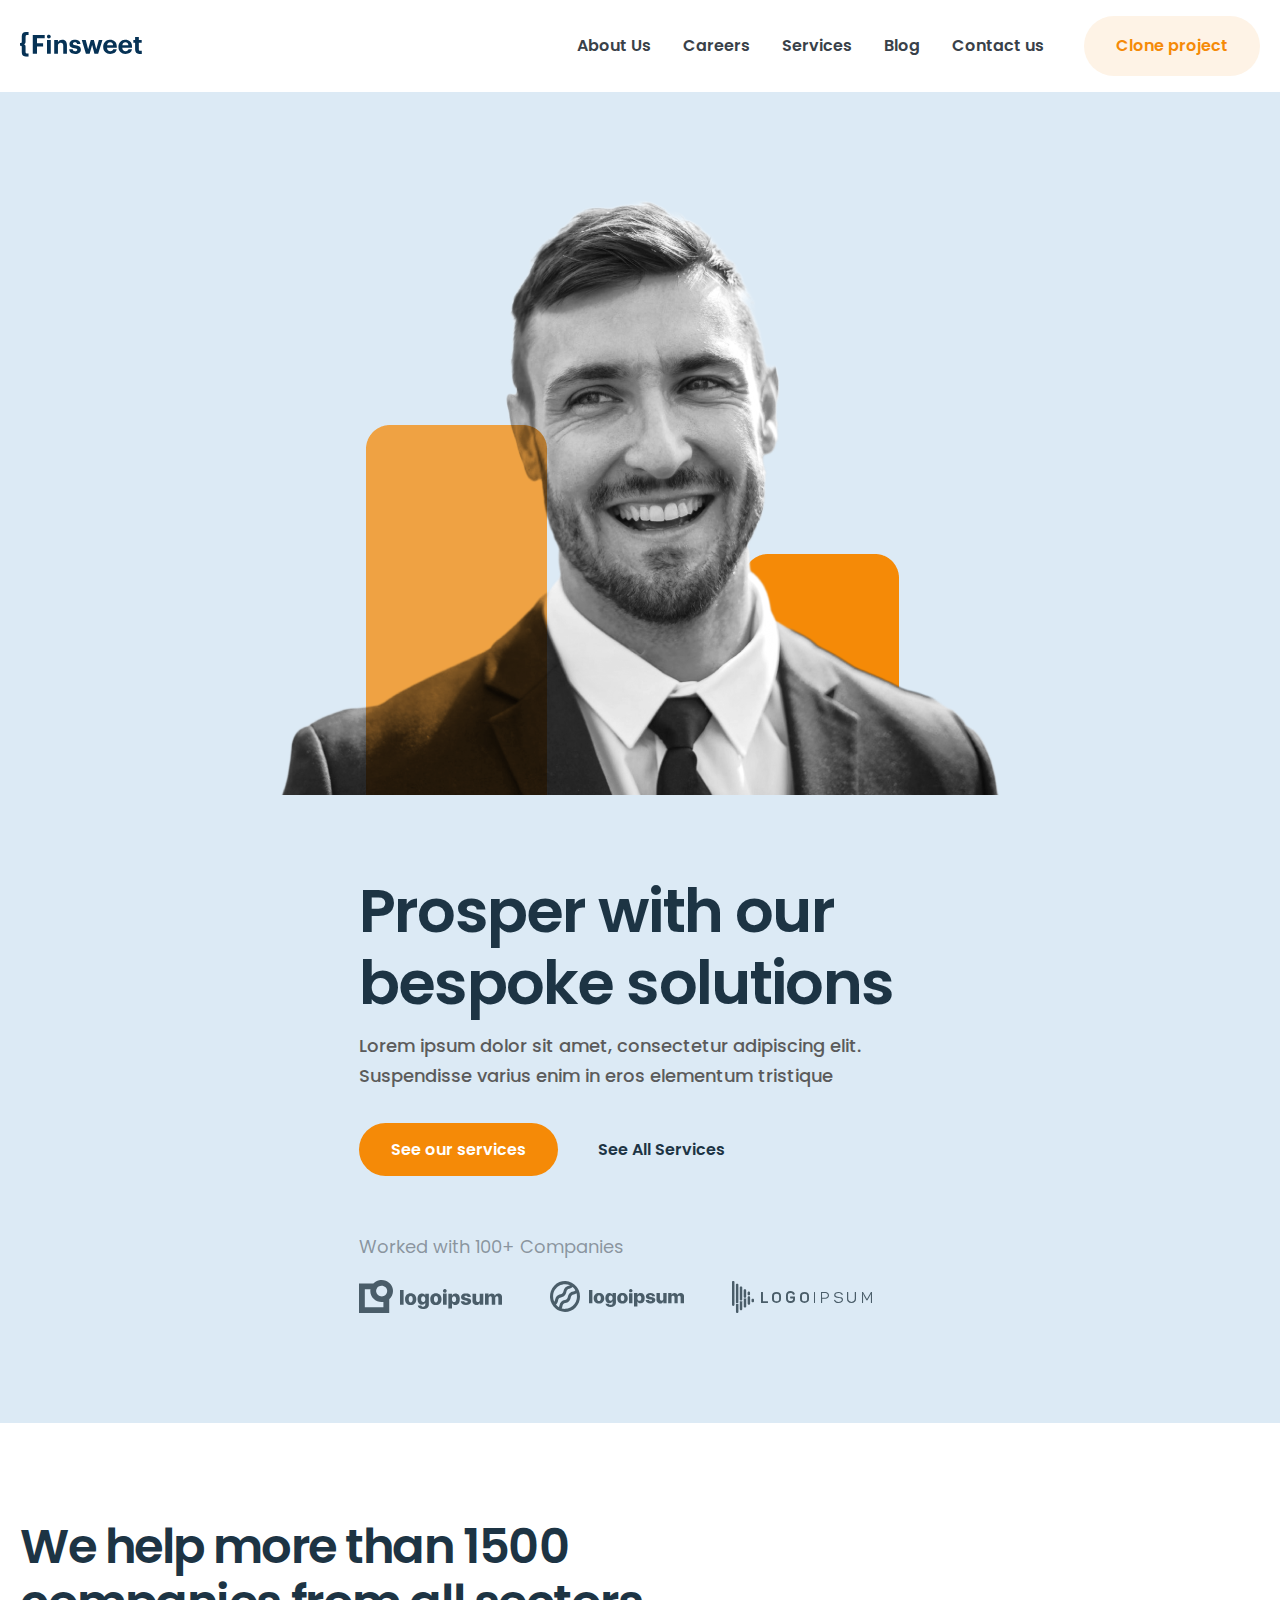
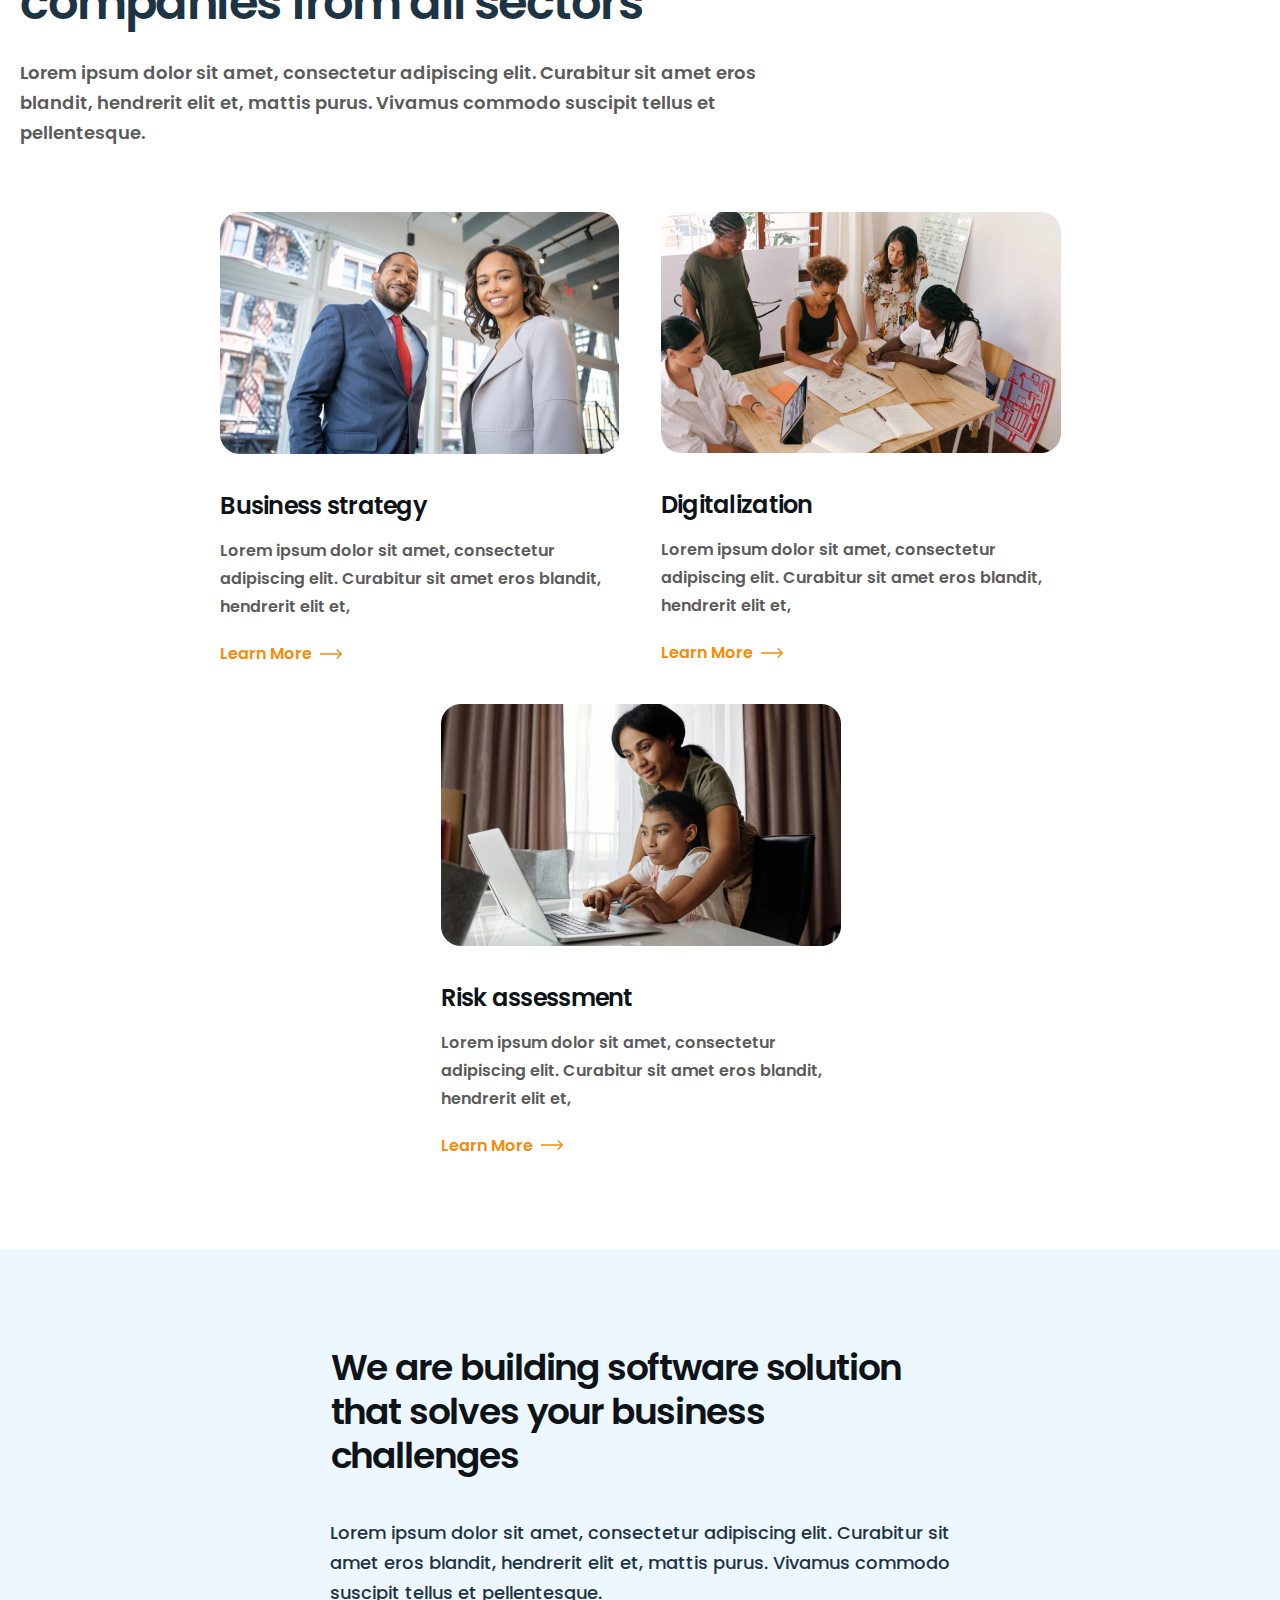
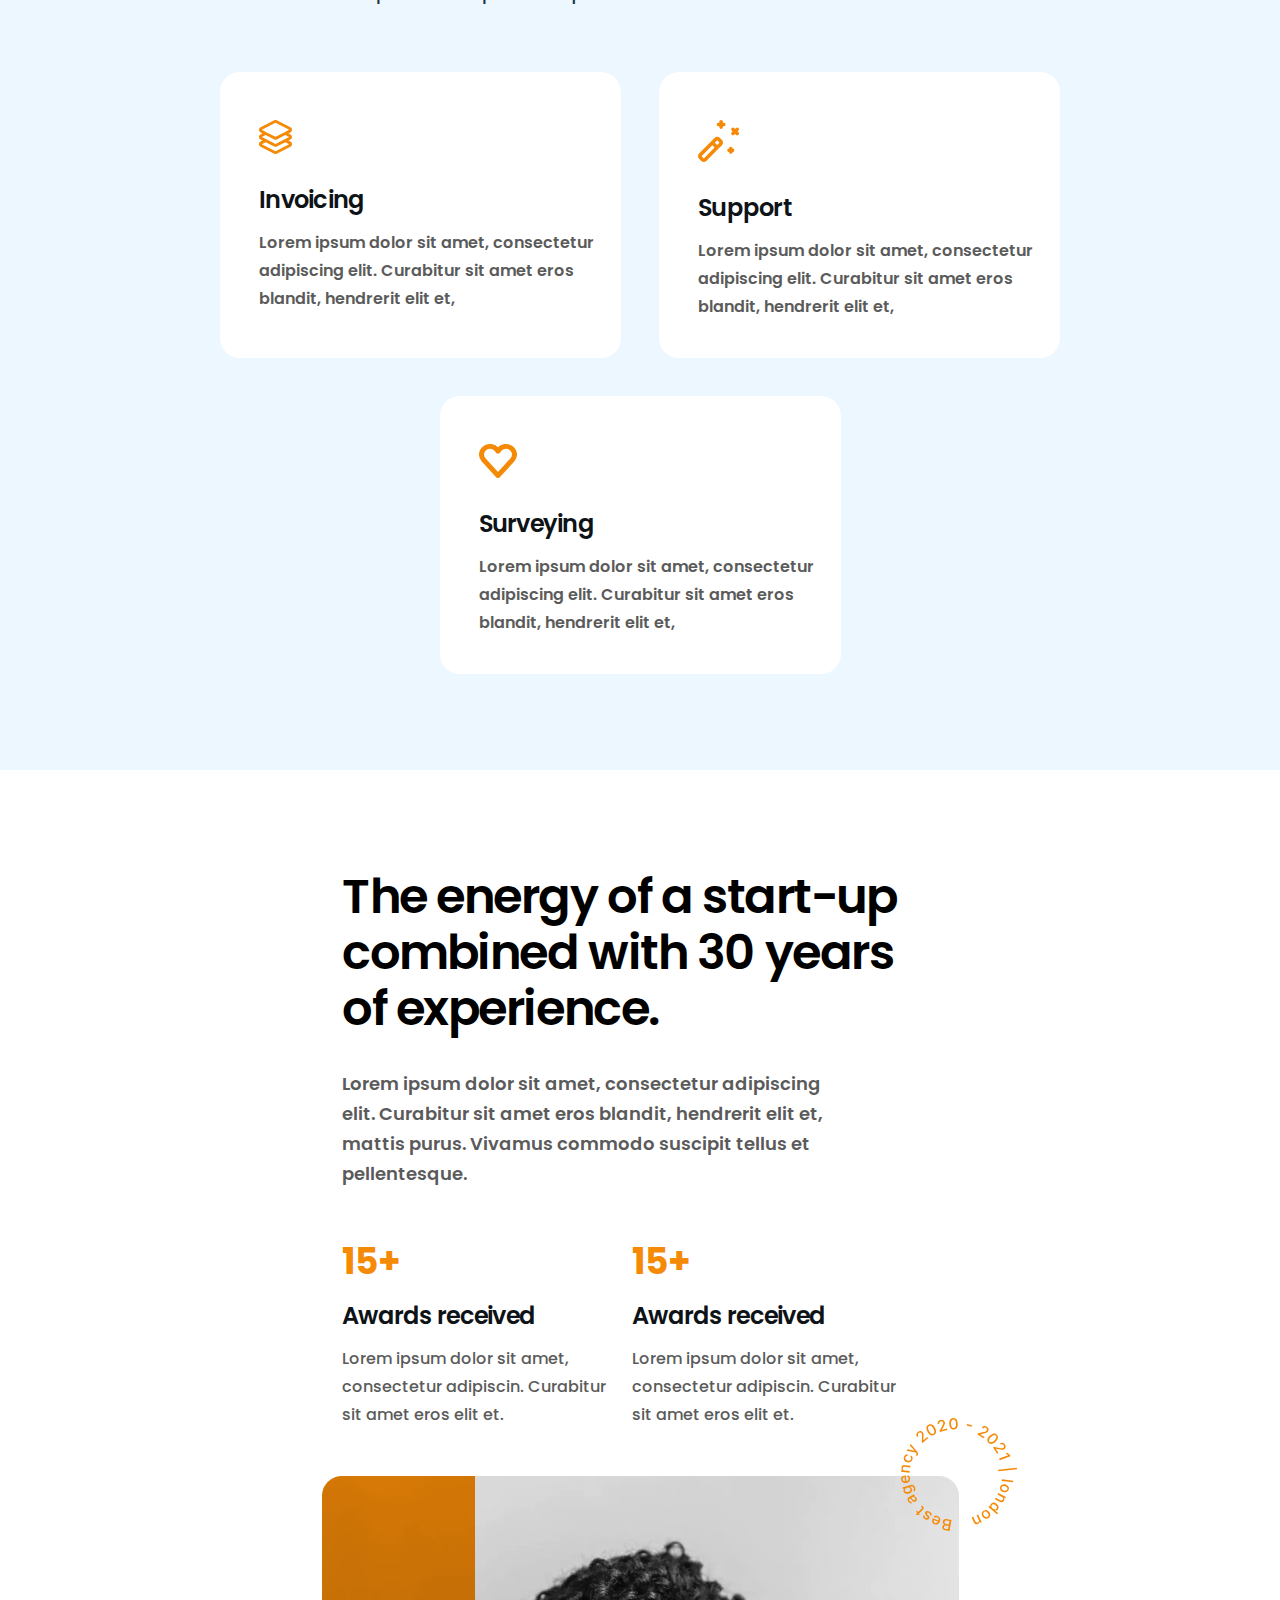
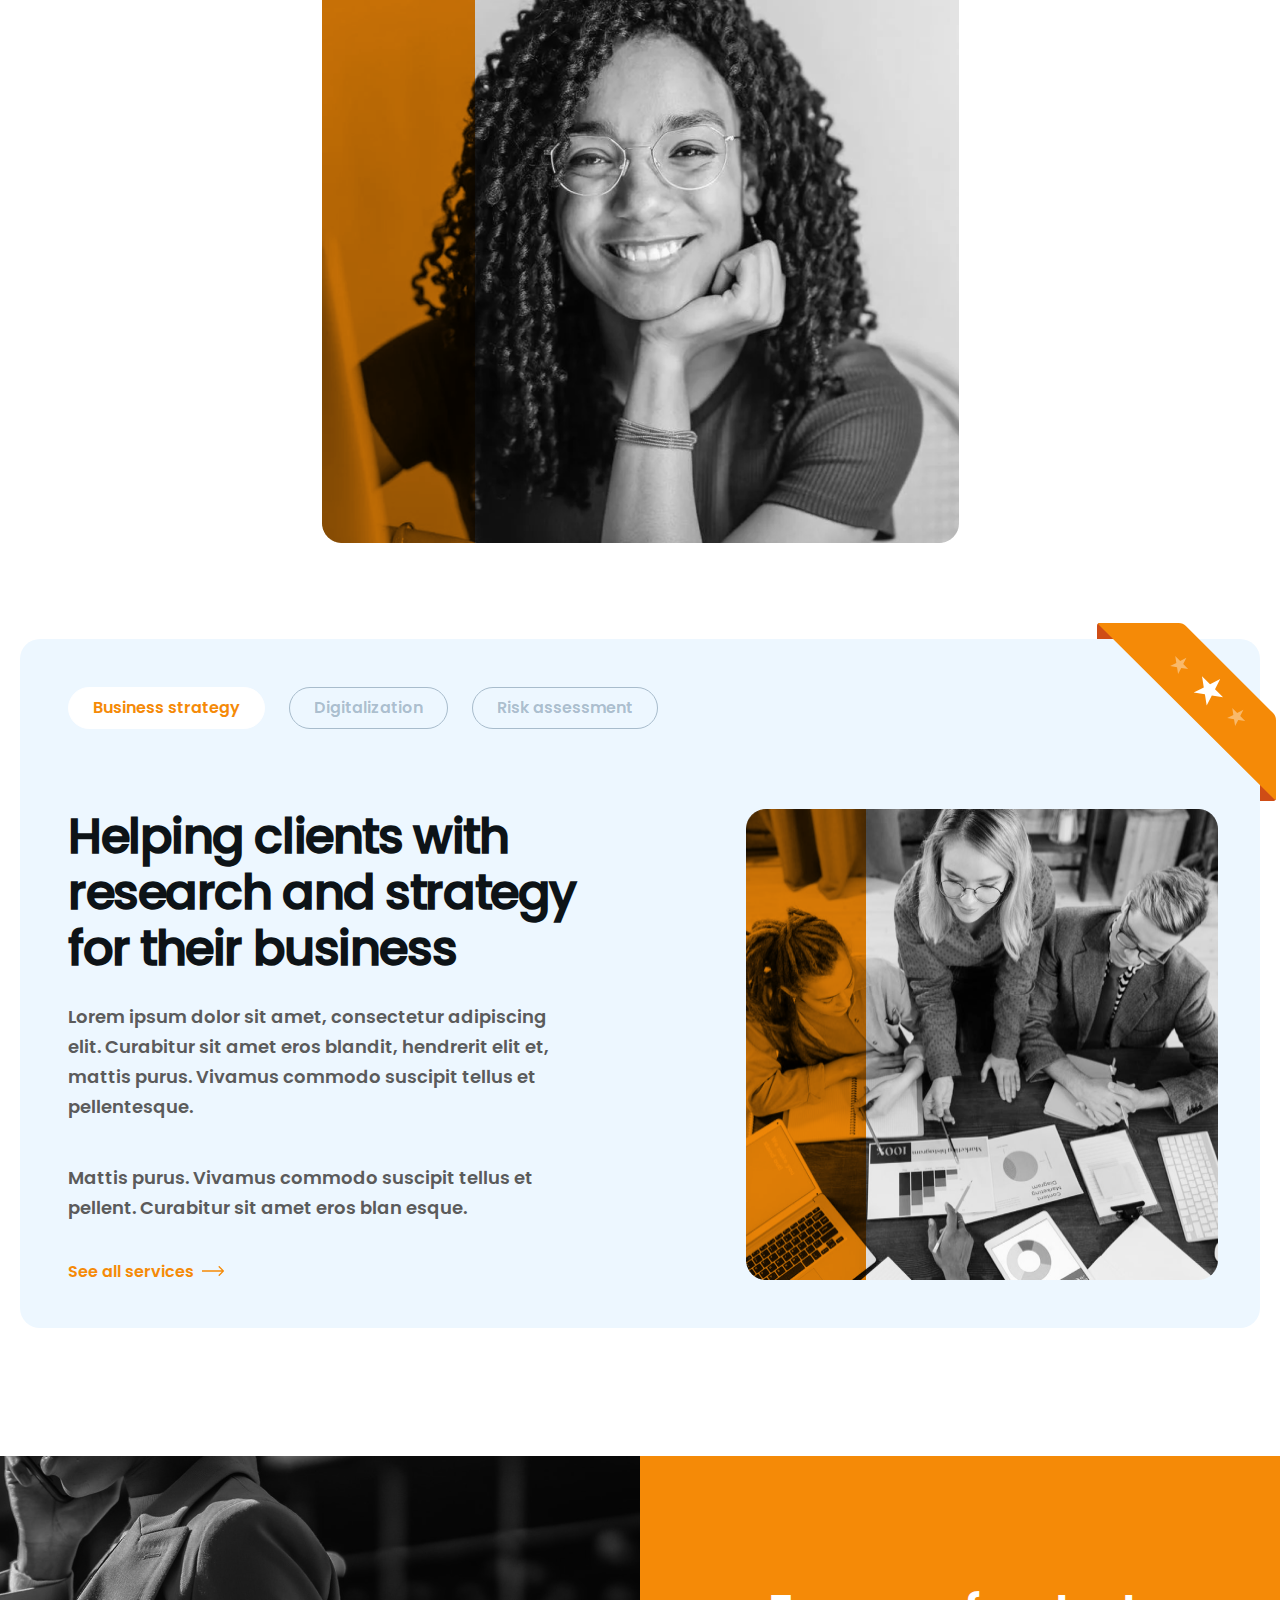
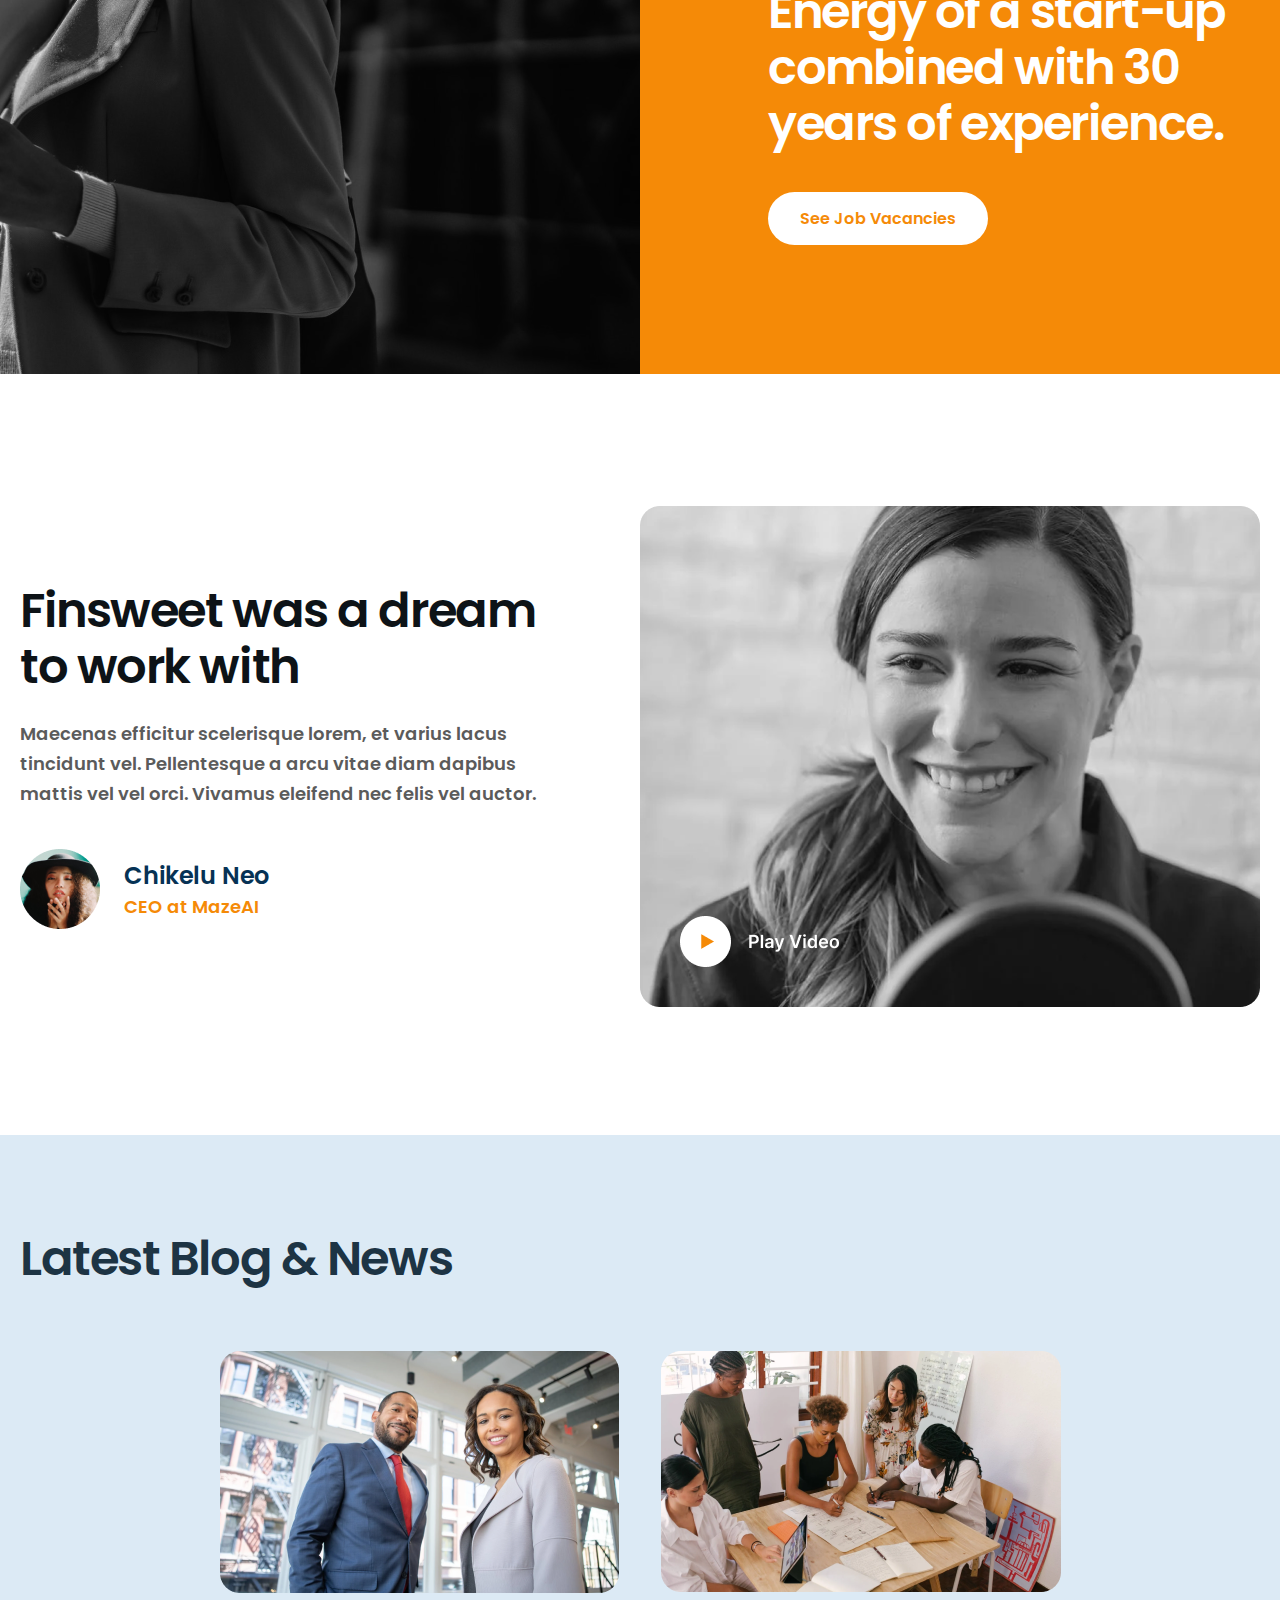
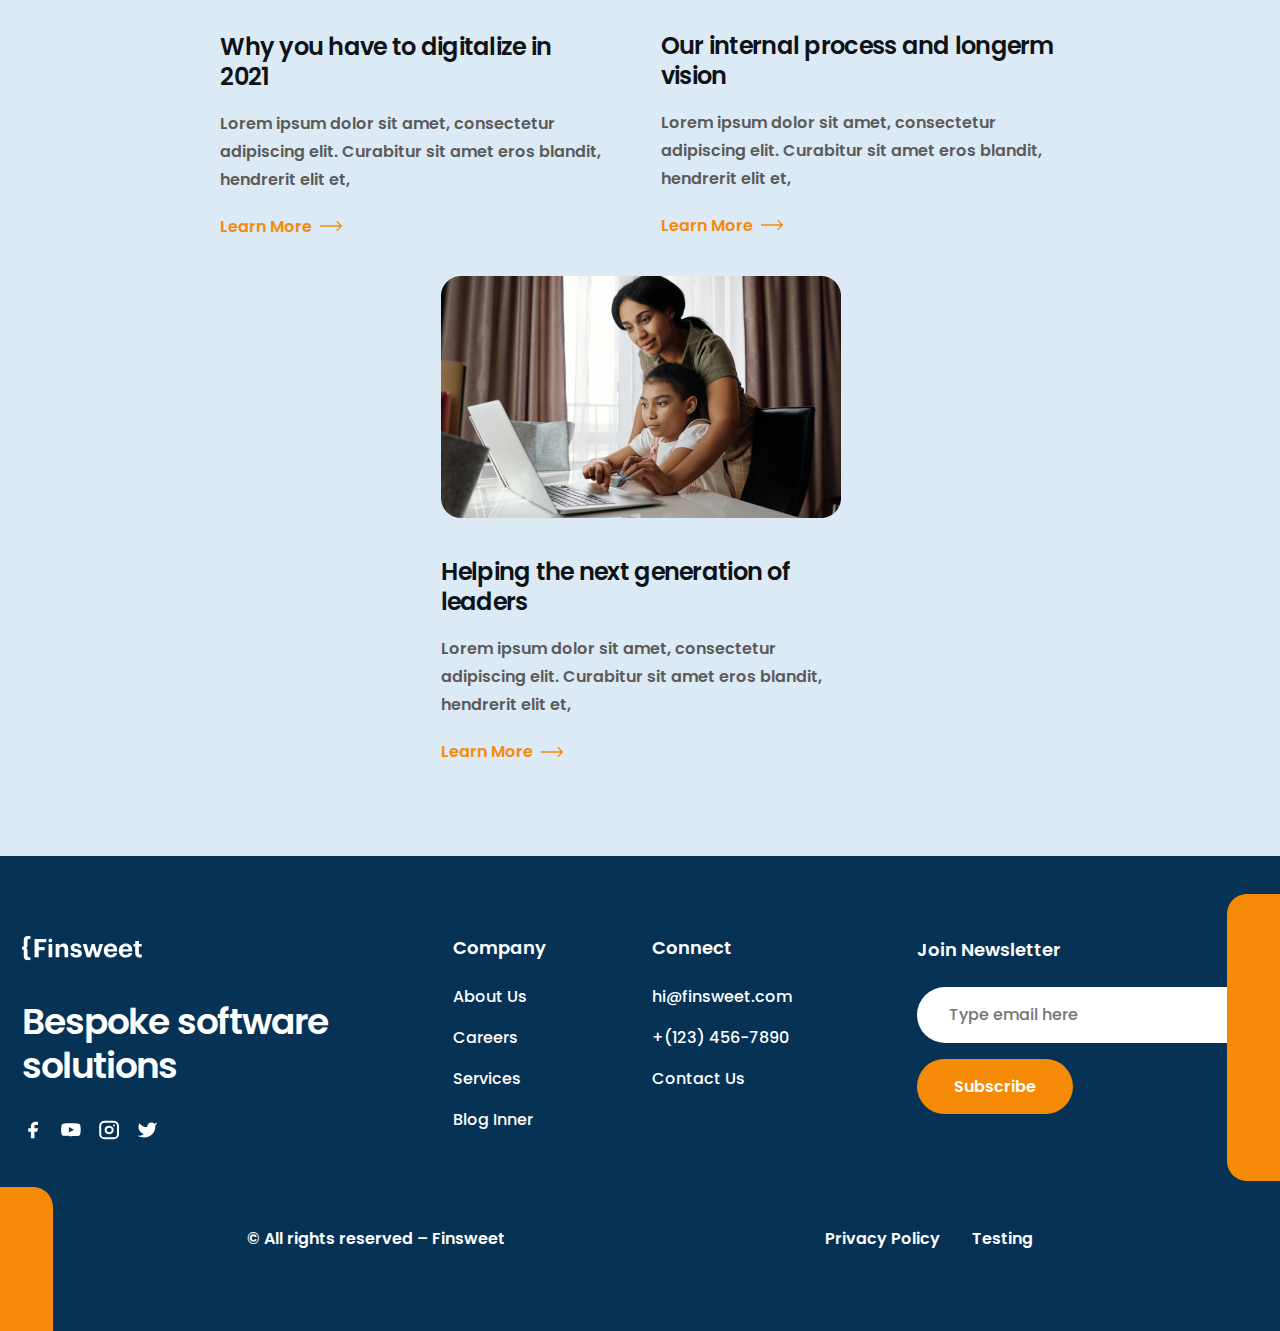
<file: index.html>
<!DOCTYPE html>
<html lang="en">
<head>
    <meta charset="UTF-8">
    <meta name="viewport" content="width=device-width, initial-scale=1.0">
    <link rel="stylesheet" href="./scss/style.css">
    <title>Finsweet | Home</title>
</head>
<body class="home-page">
    <header>
        <div class="container">
            <nav>
                <a class="header-logo" href="./index.html">
                    <svg width="122" height="25" viewBox="0 0 122 25" fill="none" xmlns="http://www.w3.org/2000/svg">
                        <g clip-path="url(#clip0_201_2)">
                        <path d="M121.784 18.8714V21.8905H119.252C116.549 21.8056 115.105 20.3462 115.105 17.6051V10.7097H113.337V8.06125H115.105V5.09619H118.842V8.03037H121.699V10.6711H118.842V17.2344C118.842 18.1224 119.02 18.8328 120.387 18.8328L121.784 18.8714Z" fill="#063255"/>
                        <path d="M98.4416 15.0029V14.8021C98.4011 13.914 98.5364 13.0267 98.8395 12.191C99.1427 11.3552 99.6078 10.5876 100.208 9.93193C100.809 9.2763 101.532 8.74561 102.338 8.37027C103.144 7.99493 104.016 7.78232 104.904 7.74463C105.082 7.74463 105.267 7.74463 105.445 7.74463C108.974 7.74463 112.07 9.79855 112.07 14.694V15.7364H102.264C102.364 17.9911 103.584 19.2651 105.638 19.2651C107.406 19.2651 108.232 18.493 108.472 17.3656H112.001C111.568 20.3075 109.221 21.9445 105.507 21.9445C101.43 21.9136 98.4416 19.3346 98.4416 15.0029ZM108.395 13.3736C108.263 11.3197 107.229 10.3313 105.43 10.3313C103.63 10.3313 102.596 11.4432 102.341 13.3736H108.395Z" fill="#063255"/>
                        <path d="M83.1838 15.0029V14.8021C83.1433 13.9153 83.278 13.0291 83.5802 12.1944C83.8824 11.3596 84.3462 10.5926 84.9449 9.9372C85.5437 9.28177 86.2658 8.75078 87.0699 8.37456C87.874 7.99835 88.7444 7.78429 89.6312 7.74463C89.8088 7.74463 89.9942 7.74463 90.1717 7.74463C93.7005 7.74463 96.8045 9.79855 96.8045 14.694V15.7364H87.0059C87.1063 17.9911 88.3263 19.2651 90.3802 19.2651C92.1485 19.2651 92.9747 18.493 93.214 17.3656H96.7428C96.3026 20.3075 93.9553 21.9445 90.2412 21.9445C86.172 21.9136 83.1838 19.3346 83.1838 15.0029ZM93.1368 13.3736C93.0055 11.3197 91.9709 10.3313 90.1717 10.3313C88.3726 10.3313 87.3688 11.4741 87.0831 13.3659L93.1368 13.3736Z" fill="#063255"/>
                        <path d="M61.7725 8.03027H65.7259L68.1427 17.188L70.7912 8.03027H73.8798L76.2735 17.188L78.8216 8.03027H82.443L78.1498 21.6356H74.4435L72.127 13.0956L69.6484 21.6356H65.8958L61.7725 8.03027Z" fill="#063255"/>
                        <path d="M49.209 17.358H52.7377C52.8999 18.5858 53.5099 19.2884 55.1314 19.2884C56.583 19.2884 57.2548 18.7402 57.2548 17.8059C57.2548 16.8716 56.4827 16.4778 54.506 16.1998C50.8846 15.6516 49.487 14.6092 49.487 11.953C49.487 9.11918 52.0814 7.71387 54.892 7.71387C57.9111 7.71387 60.189 8.81032 60.5133 11.9375H57.0309C57.0087 11.6958 56.9388 11.4608 56.8252 11.2462C56.7117 11.0317 56.5567 10.8417 56.3693 10.6873C56.1819 10.533 55.9658 10.4173 55.7335 10.3469C55.5011 10.2766 55.2571 10.2529 55.0156 10.2774H54.8997C53.6797 10.2774 52.9694 10.8488 52.9694 11.6827C52.9694 12.5167 53.6257 12.8796 55.6178 13.1653C58.9999 13.6749 60.8916 14.532 60.8916 17.443C60.8916 20.354 58.7528 21.9137 55.17 21.9137C51.5872 21.9137 49.3094 20.2999 49.209 17.358Z" fill="#063255"/>
                        <path d="M34.2139 8.03049H37.9511V10.1848C38.3723 9.39406 39.0117 8.74088 39.7933 8.30288C40.5748 7.86487 41.4657 7.66045 42.3601 7.7139C45.0085 7.7139 46.9312 9.3277 46.9312 13.0109V21.6667H43.2403V13.5514C43.2403 11.7059 42.5222 10.8257 40.8544 10.8257C40.5019 10.795 40.1467 10.8342 39.8094 10.9411C39.4721 11.048 39.1593 11.2205 38.8888 11.4487C38.6183 11.6768 38.3955 11.9561 38.2333 12.2706C38.0711 12.5851 37.9725 12.9285 37.9434 13.2811C37.9241 13.4453 37.9241 13.6111 37.9434 13.7753V21.6358H34.2139V8.03049Z" fill="#063255"/>
                        <path d="M27.0022 4.60972C26.9887 4.2371 27.086 3.86885 27.2819 3.55157C27.4777 3.2343 27.7633 2.98228 28.1025 2.82742C28.4417 2.67256 28.8192 2.62182 29.1872 2.68162C29.5553 2.74143 29.8973 2.90909 30.17 3.16339C30.4427 3.41768 30.6338 3.74717 30.7191 4.11014C30.8044 4.4731 30.7801 4.85323 30.6493 5.20238C30.5184 5.55153 30.287 5.85401 29.9841 6.07153C29.6813 6.28904 29.3207 6.4118 28.948 6.42428H28.8785C28.6473 6.43891 28.4154 6.40774 28.1961 6.33255C27.9769 6.25736 27.7747 6.13963 27.6011 5.98611C27.4275 5.83258 27.2859 5.6463 27.1845 5.43793C27.083 5.22956 27.0237 5.00321 27.0099 4.77187C27.0035 4.71807 27.0009 4.66388 27.0022 4.60972ZM27.0022 8.03035H30.778V21.6357H27.0177L27.0022 8.03035Z" fill="#063255"/>
                        <path d="M12.7715 3.04224H24.709V6.33932H16.9874V11.2579H23.1029V14.4315H16.9797V21.6357H12.7715V3.04224Z" fill="#063255"/>
                        <path d="M5.56722 9.12683C5.56722 10.2928 5.56722 11.7135 3.96114 12.2927C5.60582 12.8563 5.56722 14.0532 5.56722 15.3041V19.937C5.56722 20.8172 5.92241 21.35 6.55557 21.4813C6.6947 21.5282 6.84127 21.5491 6.98797 21.543H8.53228V24.6316H5.98418C3.2662 24.6316 1.76823 23.0873 1.76823 20.2227V14.7404C1.74895 14.4589 1.62485 14.1949 1.42043 14.0005C1.216 13.8061 0.946116 13.6954 0.664051 13.6903H0V10.98H0.664051C0.951744 10.9762 1.22693 10.8618 1.43252 10.6605C1.63812 10.4592 1.75833 10.1865 1.76823 9.89899V4.33949C1.76823 1.52114 3.23532 0 5.98418 0H8.55544V3.04228H7.01114C6.86426 3.0427 6.71835 3.06615 6.57873 3.11177C5.94557 3.27392 5.59038 3.79899 5.59038 4.65608L5.56722 9.12683Z" fill="#063255"/>
                        </g>
                        <defs>
                        <clipPath id="clip0_201_2">
                        <rect width="122" height="24.7089" fill="white"/>
                        </clipPath>
                        </defs>
                    </svg>
                </a>
                <div>
                    <a href="./pages/aboutUs.html">About Us</a>
                    <a href="./pages/careers.html">Careers</a>
                    <a href="./pages/services.html">Services</a>
                    <a href="./pages/blog.html">Blog</a>
                    <a href="./pages/contactUs.html">Contact us</a>
                    <a href="#">Clone project</a>
                </div>
                <button class="menu-btn">
                    <svg xmlns="http://www.w3.org/2000/svg" width="24" height="24" viewBox="0 0 24 24" style="fill: #1C3554;"><path d="M4 6h16v2H4zm0 5h16v2H4zm0 5h16v2H4z"></path></svg>
                </button>
            </nav>
        </div>
    </header>
    
    <main class="main-top">
        <section class="hero-section">
            <div class="container">
                <div class="hero-section-content">
                    <div class="hero-left">
                        <h1>Prosper with our bespoke solutions</h1>
                        <p>Lorem ipsum dolor sit amet, consectetur adipiscing elit. Suspendisse varius enim in eros elementum tristique</p>
                        <div class="btn-group">
                            <a href="./pages/services.html">See our services</a>
                            <a href="./pages/services.html">See All Services </a>    
                        </div>
                        <h5>Worked with 100+ Companies</h5>
                        <div class="hamkor">
                            <img src="./images/homeTop/hamkorlogo1.svg" alt="Logo">
                            <img src="./images/homeTop/hamkorlogo2.svg" alt="Logo">
                            <img src="./images/homeTop/hamkorlogo3.svg" alt="Logo">
                        </div>
                    </div>
                    <img class="hero-right" src="./images/homeTop/hero-img.png" alt="Hero Img">
                </div>
            </div>
        </section>
        <section class="company-section">
            <div class="container">
                <div class="company-section-content">
                    <div class="company-title">
                        <h2>We help more than 1500 companies from all sectors</h2>
                        <p>Lorem ipsum dolor sit amet, consectetur adipiscing elit. Curabitur sit amet eros blandit, hendrerit elit et, mattis purus. Vivamus commodo suscipit tellus et pellentesque.</p>
                    </div>
                    <div class="company-cards">
                        <div>
                            <img src="./images/homeTop/companycard1.png" alt="Card Image">
                            <h3>Business strategy</h3>
                            <p>Lorem ipsum dolor sit amet, consectetur adipiscing elit. Curabitur sit amet eros blandit, hendrerit elit et, </p>
                            <a href="#">
                                Learn More
                                <svg width="22" height="10" viewBox="0 0 22 10" fill="none" xmlns="http://www.w3.org/2000/svg">
                                    <path fill-rule="evenodd" clip-rule="evenodd" d="M17.6338 0.198869L21.8079 4.51989C22.064 4.78505 22.064 5.21495 21.8079 5.48011L17.6338 9.80113C17.3776 10.0663 16.9623 10.0663 16.7062 9.80113C16.45 9.53597 16.45 9.10606 16.7062 8.8409L19.7606 5.67898L0 5.67898L0 4.32102L19.7606 4.32102L16.7062 1.1591C16.45 0.893936 16.45 0.464029 16.7062 0.198869C16.9623 -0.0662898 17.3776 -0.0662898 17.6338 0.198869Z" fill="#F58A07"/>
                                </svg>
                            </a>
                        </div>
                        <div>
                            <img src="./images/homeTop/companycard2.png" alt="Card Image">
                            <h3>Digitalization</h3>
                            <p>Lorem ipsum dolor sit amet, consectetur adipiscing elit. Curabitur sit amet eros blandit, hendrerit elit et, </p>
                            <a href="#">
                                Learn More
                                <svg width="22" height="10" viewBox="0 0 22 10" fill="none" xmlns="http://www.w3.org/2000/svg">
                                    <path fill-rule="evenodd" clip-rule="evenodd" d="M17.6338 0.198869L21.8079 4.51989C22.064 4.78505 22.064 5.21495 21.8079 5.48011L17.6338 9.80113C17.3776 10.0663 16.9623 10.0663 16.7062 9.80113C16.45 9.53597 16.45 9.10606 16.7062 8.8409L19.7606 5.67898L0 5.67898L0 4.32102L19.7606 4.32102L16.7062 1.1591C16.45 0.893936 16.45 0.464029 16.7062 0.198869C16.9623 -0.0662898 17.3776 -0.0662898 17.6338 0.198869Z" fill="#F58A07"/>
                                </svg>
                            </a>
                        </div>
                        <div>
                            <img src="./images/homeTop/companycard3.png" alt="Card Image">
                            <h3>Risk assessment</h3>
                            <p>Lorem ipsum dolor sit amet, consectetur adipiscing elit. Curabitur sit amet eros blandit, hendrerit elit et, </p>
                            <a href="#">
                                Learn More
                                <svg width="22" height="10" viewBox="0 0 22 10" fill="none" xmlns="http://www.w3.org/2000/svg">
                                    <path fill-rule="evenodd" clip-rule="evenodd" d="M17.6338 0.198869L21.8079 4.51989C22.064 4.78505 22.064 5.21495 21.8079 5.48011L17.6338 9.80113C17.3776 10.0663 16.9623 10.0663 16.7062 9.80113C16.45 9.53597 16.45 9.10606 16.7062 8.8409L19.7606 5.67898L0 5.67898L0 4.32102L19.7606 4.32102L16.7062 1.1591C16.45 0.893936 16.45 0.464029 16.7062 0.198869C16.9623 -0.0662898 17.3776 -0.0662898 17.6338 0.198869Z" fill="#F58A07"/>
                                </svg>
                            </a>
                        </div>
                    </div>
                </div>
            </div>
        </section>
        <section class="solution-section">
            <div class="container">
                <div class="solution-section-content">
                    <div class="solution-title">
                        <h2>We are building software solution that solves your business challenges</h2>
                        <p>Lorem ipsum dolor sit amet, consectetur adipiscing elit. Curabitur sit amet eros blandit, hendrerit elit et, mattis purus. Vivamus commodo suscipit tellus et pellentesque.</p>
                    </div>
                    <div class="solution-cards">
                        <div>
                            <span>
                                <svg width="33" height="34" viewBox="0 0 33 34" fill="none" xmlns="http://www.w3.org/2000/svg">
                                    <path fill-rule="evenodd" clip-rule="evenodd" d="M15.2455 0.302095C16.0352 -0.100698 16.9648 -0.100698 17.7545 0.302094L31.4493 7.28692C33.5169 8.34144 33.5169 11.3512 31.4493 12.4057L29.4544 13.4232L31.4493 14.4406C33.5169 15.4951 33.5169 18.5049 31.4493 19.5594L29.4544 20.5769L31.4493 21.5943C33.5169 22.6488 33.5169 25.6586 31.4493 26.7131L17.7545 33.6979C16.9648 34.1007 16.0352 34.1007 15.2455 33.6979L1.55067 26.7131C-0.51689 25.6586 -0.516887 22.6488 1.55067 21.5943L3.54556 20.5769L1.55067 19.5594C-0.51689 18.5049 -0.516887 15.4951 1.55067 14.4406L3.54556 13.4232L1.55067 12.4057C-0.516892 11.3512 -0.516887 8.34144 1.55067 7.28692L15.2455 0.302095ZM7.3238 12.1509C7.3147 12.1462 7.30555 12.1415 7.29635 12.137L2.80518 9.8463L16.5 2.86148L30.1948 9.8463L25.7034 12.1371C25.6944 12.1416 25.6854 12.1461 25.6764 12.1508L16.5 16.8311L7.3238 12.1509ZM6.68185 15.0228L2.80518 17L7.29618 19.2906L7.32397 19.3047L16.5 23.9848L25.6764 19.3046L25.7035 19.2907L30.1948 17L26.3181 15.0228L17.7545 19.3905C16.9648 19.7933 16.0352 19.7933 15.2455 19.3905L6.68185 15.0228ZM2.80518 24.1537L6.68185 22.1765L15.2455 26.5442C16.0352 26.947 16.9648 26.947 17.7545 26.5442L26.3181 22.1765L30.1948 24.1537L16.5 31.1385L2.80518 24.1537Z" fill="#F58A07"/>
                                </svg>
                            </span>
                            <h3>Invoicing</h3>
                            <p>Lorem ipsum dolor sit amet, consectetur adipiscing elit. Curabitur sit amet eros blandit, hendrerit elit et, </p>
                        </div>
                        <div>
                            <span>
                                <svg width="41" height="42" viewBox="0 0 41 42" fill="none" xmlns="http://www.w3.org/2000/svg">
                                    <path fill-rule="evenodd" clip-rule="evenodd" d="M24.8856 1.78073C24.8856 0.797262 24.0946 0 23.1189 0C22.1432 0 21.3522 0.797262 21.3522 1.78073V2.6711H20.4688C19.4931 2.6711 18.7021 3.46836 18.7021 4.45183C18.7021 5.43531 19.4931 6.23257 20.4688 6.23257H21.3522V7.12293C21.3522 8.10641 22.1432 8.90367 23.1189 8.90367C24.0946 8.90367 24.8856 8.10641 24.8856 7.12293V6.23257H25.769C26.7447 6.23257 27.5357 5.43531 27.5357 4.45183C27.5357 3.46836 26.7447 2.6711 25.769 2.6711H24.8856V1.78073ZM21.7135 17.8073C20.3336 16.4165 18.0964 16.4165 16.7165 17.8073L13.036 21.517L1.03492 33.6133C-0.344973 35.0042 -0.344973 37.2592 1.03492 38.65L3.32364 40.9569C4.70353 42.3477 6.94078 42.3477 8.32067 40.9569L20.3218 28.8605L24.0022 25.1509C25.3821 23.76 25.3821 21.5051 24.0022 20.1142L21.7135 17.8073ZM19.0725 25.083L16.7838 22.7762L19.215 20.3257L21.5037 22.6325L19.0725 25.083ZM14.2853 25.2945L16.574 27.6014L5.82215 38.4385L3.53343 36.1317L14.2853 25.2945ZM32.8358 26.711C33.8116 26.711 34.6026 27.5083 34.6026 28.4917C35.5783 28.4917 36.3693 29.289 36.3693 30.2725C36.3693 31.2559 35.5783 32.0532 34.6026 32.0532C34.6026 33.0367 33.8116 33.8339 32.8358 33.8339C31.8601 33.8339 31.0691 33.0367 31.0691 32.0532C30.0934 32.0532 29.3024 31.2559 29.3024 30.2725C29.3024 29.289 30.0934 28.4917 31.0691 28.4917C31.0691 27.5083 31.8601 26.711 32.8358 26.711ZM36.2176 8.01317C35.5276 7.31775 34.409 7.31775 33.7191 8.01317C33.0291 8.70859 33.0291 9.83608 33.7191 10.5315L34.6023 11.4217L33.7191 12.312C33.0291 13.0074 33.0291 14.1349 33.7191 14.8303C34.409 15.5257 35.5276 15.5257 36.2176 14.8303L37.1008 13.9401L37.984 14.8303C38.674 15.5257 39.7926 15.5257 40.4825 14.8303C41.1725 14.1349 41.1725 13.0074 40.4825 12.312L39.5993 11.4217L40.4825 10.5315C41.1725 9.83608 41.1725 8.70859 40.4825 8.01317C39.7926 7.31775 38.674 7.31775 37.984 8.01317L37.1008 8.9034L36.2176 8.01317Z" fill="#F58A07"/>
                                </svg>
                            </span>
                            <h3>Support</h3>
                            <p>Lorem ipsum dolor sit amet, consectetur adipiscing elit. Curabitur sit amet eros blandit, hendrerit elit et, </p>
                        </div>
                        <div>
                            <span>
                                <svg width="38" height="34" viewBox="0 0 38 34" fill="none" xmlns="http://www.w3.org/2000/svg">
                                    <path fill-rule="evenodd" clip-rule="evenodd" d="M31.2678 5.26873C34.4609 7.62616 34.9122 12.0463 32.2556 14.9421L19.0001 29.3913L5.74477 14.9437C3.08767 12.0476 3.53898 7.62685 6.73245 5.26912C10.0009 2.85606 14.7458 3.62579 16.9849 6.93227L17.736 8.04154C18.1857 8.70564 19.1174 8.89789 19.8169 8.47094C20.036 8.3372 20.2063 8.15857 20.3231 7.95588L21.0156 6.93282C23.2541 3.6258 27.9993 2.85557 31.2678 5.26873ZM19.0004 4.69063C15.6348 0.566015 9.31051 -0.256068 4.88378 3.01218C0.325463 6.37758 -0.318738 12.6877 3.47398 16.8215L17.8672 32.5094C18.4134 33.1047 19.3645 33.167 19.9916 32.6484C20.0731 32.581 20.1451 32.5071 20.2075 32.4283L34.5265 16.8199C38.3186 12.6863 37.6744 6.37686 33.1165 3.01179C28.6898 -0.256443 22.3655 0.565939 19.0004 4.69063Z" fill="#F58A07" stroke="#F58A07" stroke-width="2" stroke-linecap="round" stroke-linejoin="round"/>
                                </svg>
                            </span>
                            <h3>Surveying</h3>
                            <p>Lorem ipsum dolor sit amet, consectetur adipiscing elit. Curabitur sit amet eros blandit, hendrerit elit et, </p>
                        </div>
                    </div>
                </div>
            </div>
        </section>
        <section class="energy-section">
            <div class="container">
                <div class="energy-section-content">
                    <div class="energy-left">
                        <h2>The energy of a start-up combined with 30 years of experience.</h2>
                        <p>Lorem ipsum dolor sit amet, consectetur adipiscing elit. Curabitur sit amet eros blandit, hendrerit elit et, mattis purus. Vivamus commodo suscipit tellus et pellentesque.</p>
                        <div class="energy-cards">
                            <div>
                                <h3>15+</h3>
                                <h4>Awards received</h4>
                                <h5>Lorem ipsum dolor sit amet, consectetur adipiscin. Curabitur sit amet eros elit et.</h5>
                            </div>
                            <div>
                                <h3>15+</h3>
                                <h4>Awards received</h4>
                                <h5>Lorem ipsum dolor sit amet, consectetur adipiscin. Curabitur sit amet eros elit et.</h5>
                            </div>
                        </div>
                    </div>
                    <div class="energy-right">
                        <img src="./images/homeTop/energy-img.png" alt="Hero Image">
                        <img src="./images/homeTop/Circle.svg" alt="Circle Icon" class="energy-circle">
                    </div>
                </div>
            </div>
        </section>
        <section class="clients-section">
            <div class="container">
                <div class="clients-section-content">
                    <div class="clients-btnGroup">
                        <button>Business strategy</button>
                        <button>Digitalization</button>
                        <button>Risk assessment</button>
                    </div>
                    <div class="clients-helping">
                        <div class="clients-left">
                            <h2>Helping clients with research and strategy for their business</h2>
                            <p>Lorem ipsum dolor sit amet, consectetur adipiscing elit. Curabitur sit amet eros blandit, hendrerit elit et, mattis purus. Vivamus commodo suscipit tellus et pellentesque. </p>
                            <br>
                            <p class="clients-p">Mattis purus. Vivamus commodo suscipit tellus et pellent. Curabitur sit amet eros blan esque. </p>
                            <a href="#">
                                See all services
                                <svg width="22" height="10" viewBox="0 0 22 10" fill="none" xmlns="http://www.w3.org/2000/svg">
                                    <path fill-rule="evenodd" clip-rule="evenodd" d="M17.6338 0.198869L21.8079 4.51989C22.064 4.78505 22.064 5.21495 21.8079 5.48011L17.6338 9.80113C17.3776 10.0663 16.9623 10.0663 16.7062 9.80113C16.45 9.53597 16.45 9.10606 16.7062 8.8409L19.7606 5.67898L0 5.67898L0 4.32102L19.7606 4.32102L16.7062 1.1591C16.45 0.893936 16.45 0.464029 16.7062 0.198869C16.9623 -0.0662898 17.3776 -0.0662898 17.6338 0.198869Z" fill="#F58A07"/>
                                </svg>
                            </a>
                        </div>
                        <img src="./images/homeTop/clients-img.png" alt="Clients">
                    </div>
                    <img src="./images/homeTop/Ribbon.svg" alt="Ribbon" class="clients-ribbon">
                </div>
            </div>
        </section>
        <section class="job-section">
            <div class="container">
                <div class="job-content">
                    <img class="job-img" src="./images/homeTop/clients-bg.png" alt="">
                    <div>
                        <h2>Energy of a start-up combined with 30 years of experience.</h2>
                        <button>See Job Vacancies</button>
                    </div>
                </div>
            </div>
        </section>
        <section class="dream-section">
            <div class="container">
                <div class="dream-section-content">
                    <div class="dream-left">
                        <h2>Finsweet was a dream to work with</h2>
                        <p class="p">Maecenas efficitur scelerisque lorem, et varius lacus tincidunt vel. Pellentesque a arcu vitae diam dapibus mattis vel vel orci. Vivamus eleifend nec felis vel auctor.</p>
                        <div class="dream-profile">
                            <img src="./images/homeTop/dream-profile.png" alt="Profile Image">
                            <div>
                                <h5>Chikelu Neo</h5>
                                <p>CEO at MazeAI</p>
                            </div>
                        </div>
                    </div>
                    <img class="dream-img" src="./images/homeTop/dream-img.png" alt="Draem img">
                </div>
            </div>
        </section>
        <section class="blog-section">
            <div class="container">
                <div class="blog-section-content">
                    <h2>Latest Blog & News</h2>
                    <div class="blog-cards">
                        <div>
                            <img src="./images/homeTop/companycard1.png" alt="Card Image">
                            <h3>Why you have to digitalize in <br> 2021</h3>
                            <p>Lorem ipsum dolor sit amet, consectetur adipiscing elit. Curabitur sit amet eros blandit, hendrerit elit et, </p>
                            <a href="#">
                                Learn More
                                <svg width="22" height="10" viewBox="0 0 22 10" fill="none" xmlns="http://www.w3.org/2000/svg">
                                    <path fill-rule="evenodd" clip-rule="evenodd" d="M17.6338 0.198869L21.8079 4.51989C22.064 4.78505 22.064 5.21495 21.8079 5.48011L17.6338 9.80113C17.3776 10.0663 16.9623 10.0663 16.7062 9.80113C16.45 9.53597 16.45 9.10606 16.7062 8.8409L19.7606 5.67898L0 5.67898L0 4.32102L19.7606 4.32102L16.7062 1.1591C16.45 0.893936 16.45 0.464029 16.7062 0.198869C16.9623 -0.0662898 17.3776 -0.0662898 17.6338 0.198869Z" fill="#F58A07"/>
                                </svg>
                            </a>
                        </div>
                        <div>
                            <img src="./images/homeTop/companycard2.png" alt="Card Image">
                            <h3>Our internal process and longerm vision</h3>
                            <p>Lorem ipsum dolor sit amet, consectetur adipiscing elit. Curabitur sit amet eros blandit, hendrerit elit et, </p>
                            <a href="#">
                                Learn More
                                <svg width="22" height="10" viewBox="0 0 22 10" fill="none" xmlns="http://www.w3.org/2000/svg">
                                    <path fill-rule="evenodd" clip-rule="evenodd" d="M17.6338 0.198869L21.8079 4.51989C22.064 4.78505 22.064 5.21495 21.8079 5.48011L17.6338 9.80113C17.3776 10.0663 16.9623 10.0663 16.7062 9.80113C16.45 9.53597 16.45 9.10606 16.7062 8.8409L19.7606 5.67898L0 5.67898L0 4.32102L19.7606 4.32102L16.7062 1.1591C16.45 0.893936 16.45 0.464029 16.7062 0.198869C16.9623 -0.0662898 17.3776 -0.0662898 17.6338 0.198869Z" fill="#F58A07"/>
                                </svg>
                            </a>
                        </div>
                        <div>
                            <img src="./images/homeTop/companycard3.png" alt="Card Image">
                            <h3>Helping the next generation of leaders</h3>
                            <p>Lorem ipsum dolor sit amet, consectetur adipiscing elit. Curabitur sit amet eros blandit, hendrerit elit et, </p>
                            <a href="#">
                                Learn More
                                <svg width="22" height="10" viewBox="0 0 22 10" fill="none" xmlns="http://www.w3.org/2000/svg">
                                    <path fill-rule="evenodd" clip-rule="evenodd" d="M17.6338 0.198869L21.8079 4.51989C22.064 4.78505 22.064 5.21495 21.8079 5.48011L17.6338 9.80113C17.3776 10.0663 16.9623 10.0663 16.7062 9.80113C16.45 9.53597 16.45 9.10606 16.7062 8.8409L19.7606 5.67898L0 5.67898L0 4.32102L19.7606 4.32102L16.7062 1.1591C16.45 0.893936 16.45 0.464029 16.7062 0.198869C16.9623 -0.0662898 17.3776 -0.0662898 17.6338 0.198869Z" fill="#F58A07"/>
                                </svg>
                            </a>
                        </div>
                    </div>
                </div>
            </div>
        </section>
    </main>

    <footer>
        <div class="container">
            <div class="footer-top">
                <div class="icon">
                    <svg width="120" height="25" viewBox="0 0 120 25" fill="none" xmlns="http://www.w3.org/2000/svg">
                        <g clip-path="url(#clip0_201_193)">
                        <path d="M119.787 18.5621V21.5317H117.296C114.638 21.4481 113.218 20.0127 113.218 17.3165V10.5342H111.479V7.92915H113.218V5.0127H116.894V7.89877H119.704V10.4962H116.894V16.9519C116.894 17.8254 117.068 18.5241 118.413 18.5241L119.787 18.5621Z" fill="white"/>
                        <path d="M96.8282 14.7569V14.5594C96.7884 13.6859 96.9214 12.8131 97.2196 11.9911C97.5178 11.1691 97.9753 10.414 98.5658 9.76912C99.1564 9.12424 99.8684 8.60225 100.661 8.23306C101.454 7.86387 102.311 7.65475 103.185 7.61768C103.36 7.61768 103.542 7.61768 103.717 7.61768C107.188 7.61768 110.233 9.63793 110.233 14.4531V15.4784H100.588C100.686 17.6962 101.886 18.9493 103.907 18.9493C105.646 18.9493 106.459 18.1898 106.694 17.081H110.165C109.74 19.9746 107.431 21.5848 103.778 21.5848C99.7674 21.5544 96.8282 19.0177 96.8282 14.7569ZM106.618 13.1544C106.489 11.1341 105.471 10.162 103.702 10.162C101.932 10.162 100.914 11.2557 100.664 13.1544H106.618Z" fill="white"/>
                        <path d="M81.8204 14.7569V14.5594C81.7806 13.6871 81.9131 12.8156 82.2103 11.9945C82.5076 11.1734 82.9637 10.419 83.5527 9.77431C84.1416 9.12962 84.8519 8.60733 85.6428 8.23728C86.4337 7.86723 87.2898 7.65669 88.1622 7.61768C88.3368 7.61768 88.5191 7.61768 88.6938 7.61768C92.1647 7.61768 95.2178 9.63793 95.2178 14.4531V15.4784H85.5799C85.6786 17.6962 86.8786 18.9493 88.8989 18.9493C90.6381 18.9493 91.4508 18.1898 91.6862 17.081H95.1571C94.7242 19.9746 92.4153 21.5848 88.7622 21.5848C84.7596 21.5544 81.8204 19.0177 81.8204 14.7569ZM91.6103 13.1544C91.4811 11.1341 90.4634 10.162 88.6938 10.162C86.9242 10.162 85.9368 11.286 85.6558 13.1468L91.6103 13.1544Z" fill="white"/>
                        <path d="M60.7598 7.89868H64.6484L67.0256 16.9063L69.6306 7.89868H72.6686L75.0231 16.9063L77.5294 7.89868H81.0914L76.8686 21.281H73.2231L70.9446 12.881L68.5066 21.281H64.8155L60.7598 7.89868Z" fill="white"/>
                        <path d="M48.4023 17.0735H51.8732C52.0327 18.2811 52.6327 18.9722 54.2277 18.9722C55.6555 18.9722 56.3163 18.433 56.3163 17.514C56.3163 16.595 55.5568 16.2077 53.6125 15.9342C50.0504 15.395 48.6758 14.3697 48.6758 11.757C48.6758 8.96968 51.2277 7.5874 53.9922 7.5874C56.9618 7.5874 59.2023 8.66588 59.5213 11.7418H56.096C56.0742 11.504 56.0054 11.2729 55.8937 11.0619C55.782 10.8508 55.6296 10.6639 55.4453 10.5121C55.261 10.3603 55.0484 10.2465 54.8199 10.1773C54.5913 10.1081 54.3513 10.0848 54.1137 10.1089H53.9998C52.7998 10.1089 52.1011 10.6709 52.1011 11.4912C52.1011 12.3115 52.7466 12.6684 54.7061 12.9494C58.0327 13.4507 59.8935 14.2937 59.8935 17.157C59.8935 20.0203 57.7897 21.5545 54.2656 21.5545C50.7416 21.5545 48.5011 19.9671 48.4023 17.0735Z" fill="white"/>
                        <path d="M33.6533 7.8987H37.3293V10.0177C37.7436 9.23991 38.3725 8.59744 39.1413 8.16662C39.91 7.73579 40.7863 7.53472 41.666 7.5873C44.271 7.5873 46.1622 9.17465 46.1622 12.7974V21.3114H42.5318V13.3291C42.5318 11.5139 41.8255 10.6481 40.185 10.6481C39.8382 10.6179 39.4889 10.6565 39.1572 10.7616C38.8254 10.8668 38.5176 11.0364 38.2516 11.2608C37.9855 11.4852 37.7664 11.76 37.6069 12.0693C37.4473 12.3786 37.3504 12.7164 37.3217 13.0633C37.3027 13.2247 37.3027 13.3879 37.3217 13.5493V21.281H33.6533V7.8987Z" fill="white"/>
                        <path d="M26.5598 4.53425C26.5465 4.16775 26.6422 3.80553 26.8349 3.49346C27.0275 3.18138 27.3085 2.9335 27.6421 2.78117C27.9757 2.62885 28.347 2.57894 28.709 2.63777C29.071 2.69659 29.4074 2.86151 29.6756 3.11163C29.9439 3.36176 30.1318 3.68585 30.2157 4.04286C30.2997 4.39988 30.2758 4.77377 30.1471 5.1172C30.0184 5.46063 29.7907 5.75815 29.4928 5.9721C29.1949 6.18605 28.8403 6.3068 28.4737 6.31906H28.4054C28.1779 6.33346 27.9498 6.3028 27.7342 6.22884C27.5185 6.15489 27.3196 6.03908 27.1489 5.88808C26.9781 5.73707 26.8389 5.55384 26.7391 5.34889C26.6393 5.14393 26.581 4.9213 26.5674 4.69375C26.5611 4.64083 26.5586 4.58753 26.5598 4.53425ZM26.5598 7.89881H30.2737V21.2811H26.575L26.5598 7.89881Z" fill="white"/>
                        <path d="M12.5625 2.99243H24.3043V6.23547H16.7093V11.0734H22.7245V14.195H16.7017V21.281H12.5625V2.99243Z" fill="white"/>
                        <path d="M5.47595 8.97722C5.47595 10.1241 5.47595 11.5215 3.8962 12.0911C5.51393 12.6456 5.47595 13.8228 5.47595 15.0532V19.6101C5.47595 20.476 5.82532 21 6.4481 21.1291C6.58495 21.1753 6.72912 21.1959 6.87342 21.1899H8.39241V24.2278H5.88608C3.21266 24.2278 1.73924 22.7089 1.73924 19.8911V14.4987C1.72028 14.2219 1.59821 13.9622 1.39714 13.771C1.19607 13.5798 0.930606 13.4709 0.653165 13.4658H0V10.8H0.653165C0.936141 10.7963 1.20682 10.6837 1.40904 10.4858C1.61126 10.2878 1.72951 10.0195 1.73924 9.73671V4.26835C1.73924 1.4962 3.18228 0 5.88608 0H8.41519V2.99241H6.8962C6.75173 2.99282 6.60822 3.01589 6.47089 3.06076C5.8481 3.22025 5.49873 3.73671 5.49873 4.57975L5.47595 8.97722Z" fill="white"/>
                        </g>
                        <defs>
                        <clipPath id="clip0_201_193">
                        <rect width="120" height="24.3038" fill="white"/>
                        </clipPath>
                        </defs>
                    </svg>
                    <h3>Bespoke software <br> solutions</h3>
                    <div>
                        <a href="https://www.facebook.com/">
                            <img src="./images/header-footer/facebook.svg" alt="Facebook">
                        </a>
                        <a href="https://www.youtube.com/">
                            <img src="./images/header-footer/youtube.svg" alt="Youtube">
                        </a>
                        <a href="https://www.instagram.com/">
                            <img src="./images/header-footer/instagram.svg" alt="Instagran">
                        </a>
                        <a href="https://www.twitter.com/">
                            <img src="./images/header-footer/twitter.svg" alt="Twitter">
                        </a>
                    </div>
                </div>
                <div class="nav">
                    <ul>
                        <p>Company</p>
                        <li>
                            <a href="./pages/aboutUs.html">About Us</a>
                        </li>
                        <li>
                            <a href="./pages/careers.html">Careers</a>
                        </li>
                        <li>
                            <a href="./pages/services.html">Services</a>
                        </li>
                        <li>
                            <a href="./pages/blogInner.html">Blog Inner</a>
                        </li>
                    </ul>
                    <ul>
                        <p>Connect</p>
                        <li>
                            <a href="./pages/contactUs.html">hi@finsweet.com</a>
                        </li>
                        <li>
                            <a href="./pages/contactUs.html">+(123) 456-7890</a>
                        </li>
                        <li>
                            <a href="./pages/contactUs.html">Contact Us</a>
                        </li>
                    </ul>
                </div>
                <form class="email">
                    <label for="email" name="email" id="email">Join Newsletter</label>
                    <input id="email" name="email" type="email" placeholder="Type email here">
                    <button type="submit" name="email">Subscribe</button>
                </form>
            </div>
            <div class="footer-bottom">
                <p>© All rights reserved – Finsweet</p>
                <div>
                    <a href="./pages/privacyPolicy.html">Privacy Policy</a>
                    <a href="./pages/testing.html">Testing</a>
                </div>
            </div>
        </div>
        <img class="footer-shape1" src="./images/header-footer/ShapeLeft.svg" alt="Shape">
        <img class="footer-shape2" src="./images/header-footer/ShapeRight.svg" alt="Shape">
    </footer>

    <script src="./js/main.js"></script>
</body>
</html>
</file>
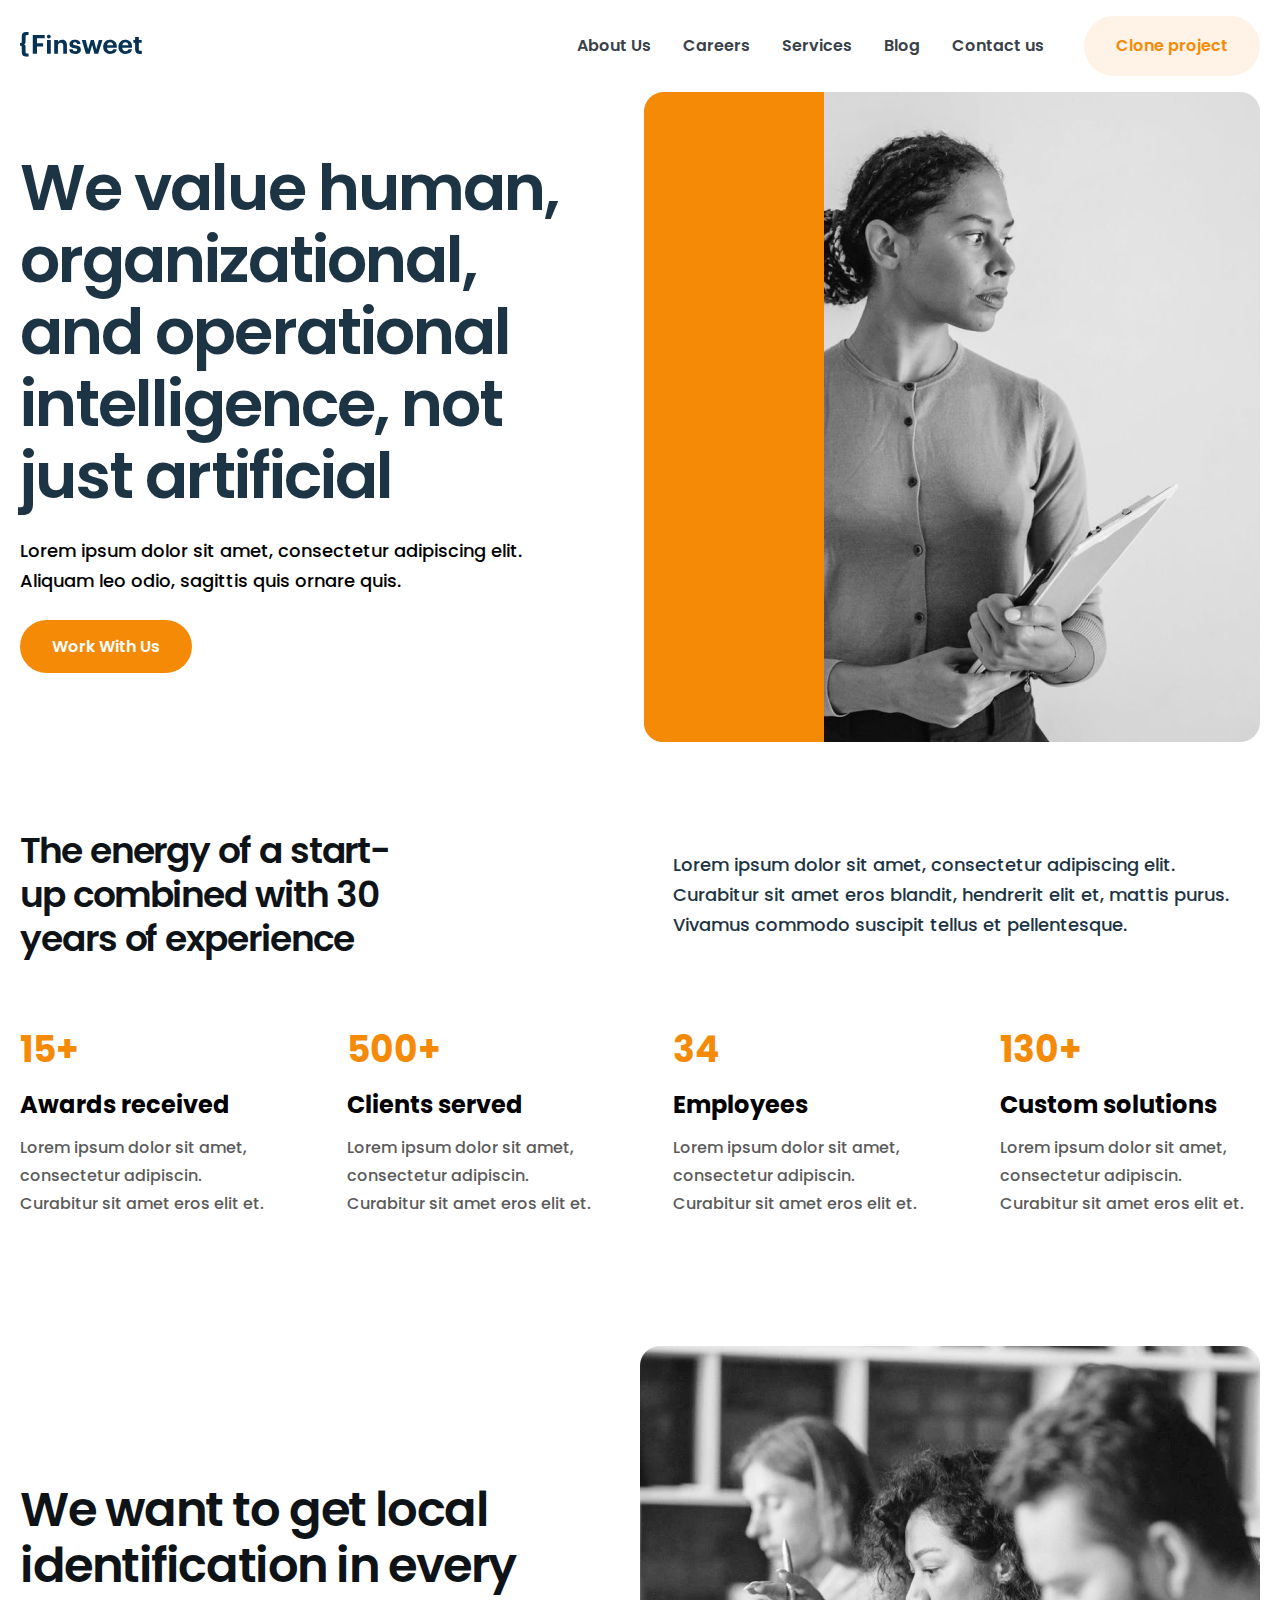
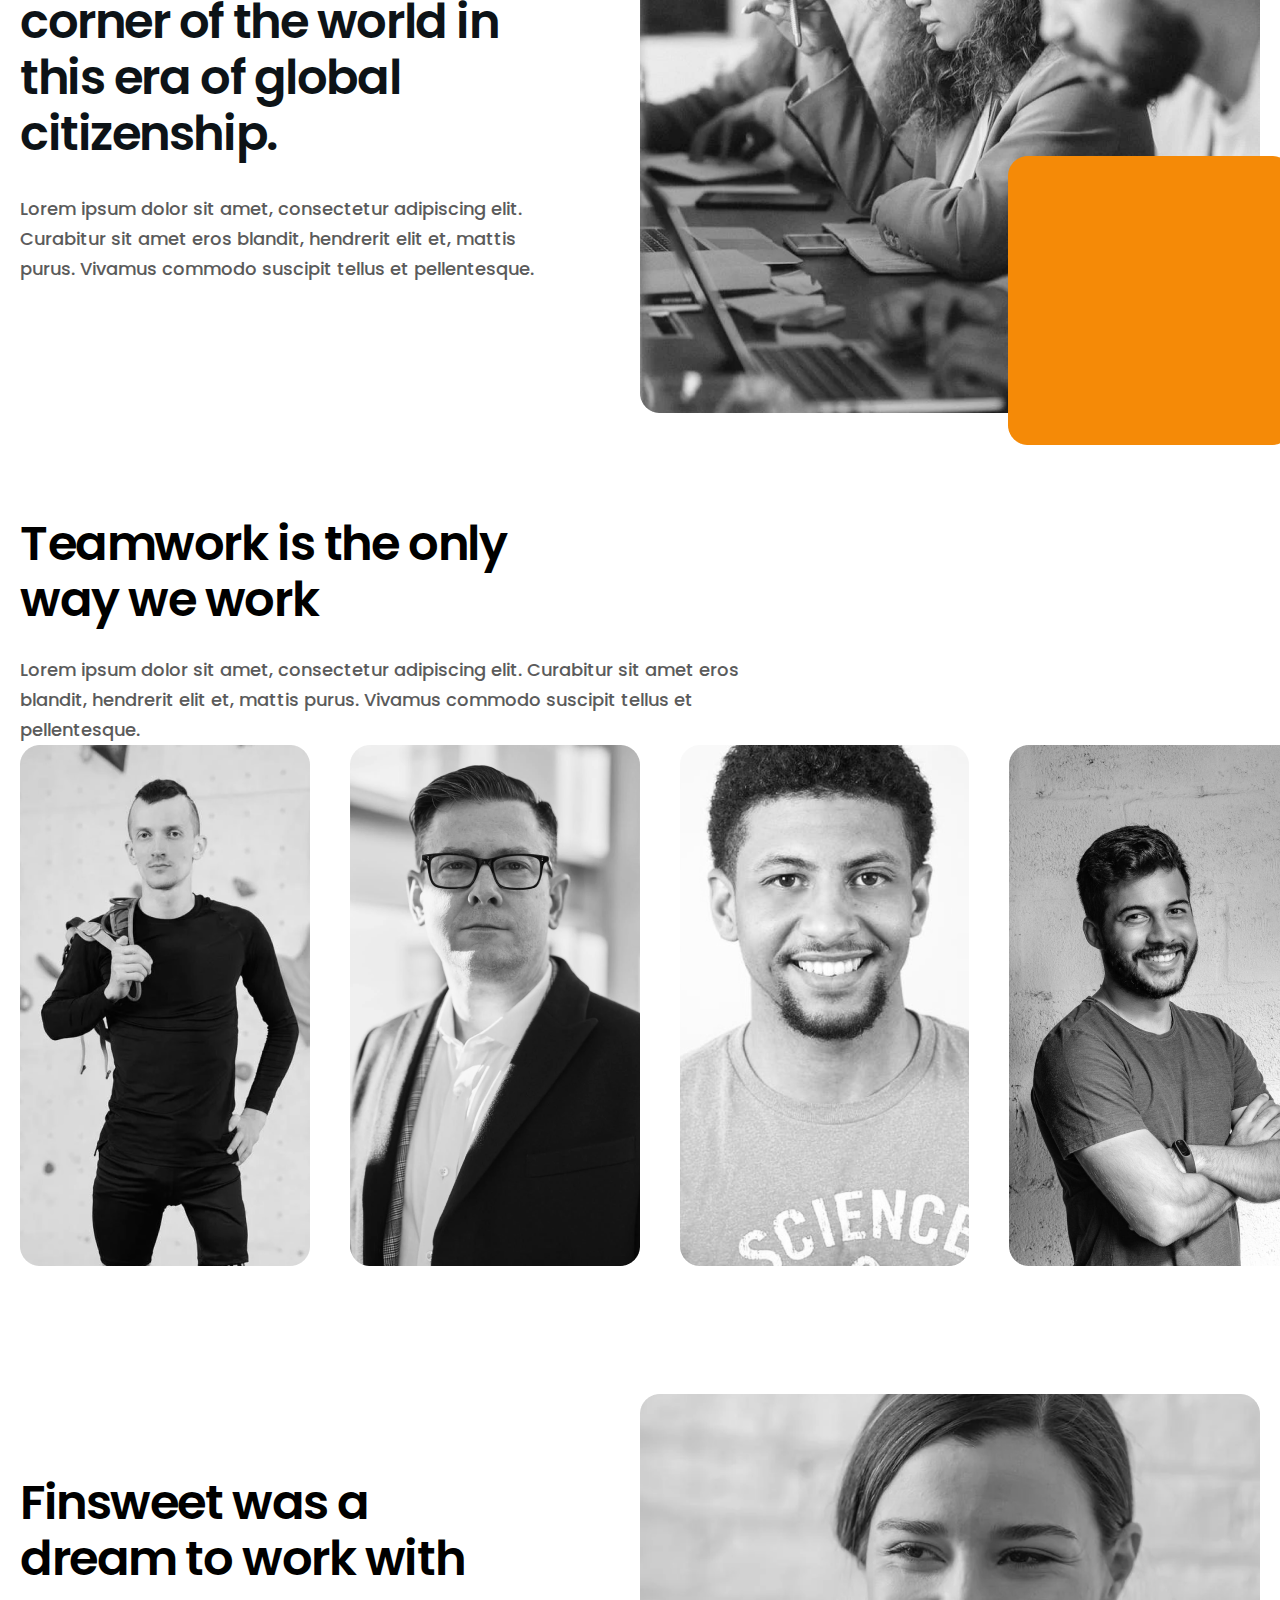
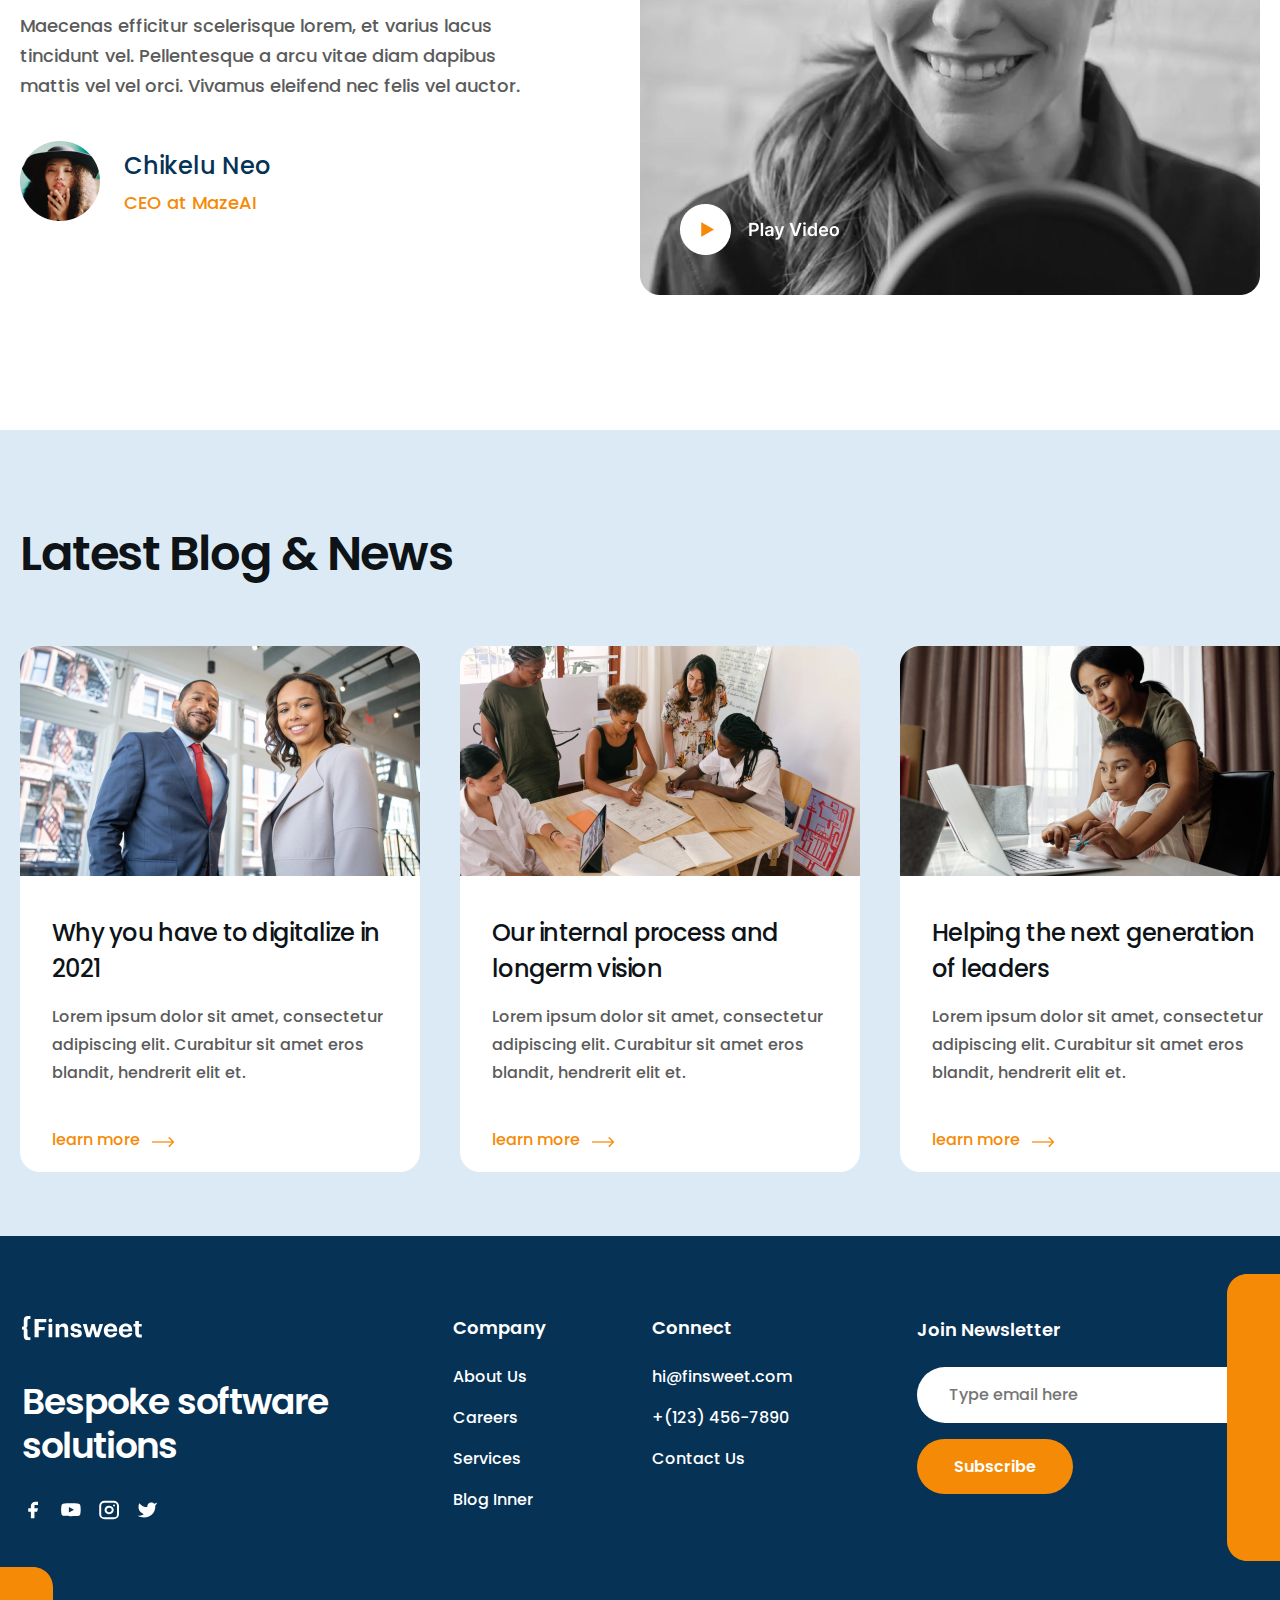
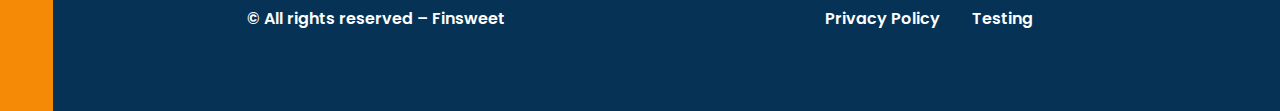
<file: pages/aboutUs.html>
<!DOCTYPE html>
<html lang="en">
  <head>
    <meta charset="UTF-8" />
    <meta name="viewport" content="width=device-width, initial-scale=1.0" />
    <link rel="stylesheet" href="../scss/style.css" />
    <title>Finsweet | About Us</title>
  </head>
  <body class="aboutUs">
    <header>
      <div class="container">
        <nav>
          <a class="header-logo" href="../index.html">
            <svg
              width="122"
              height="25"
              viewBox="0 0 122 25"
              fill="none"
              xmlns="http://www.w3.org/2000/svg"
            >
              <g clip-path="url(#clip0_201_2)">
                <path
                  d="M121.784 18.8714V21.8905H119.252C116.549 21.8056 115.105 20.3462 115.105 17.6051V10.7097H113.337V8.06125H115.105V5.09619H118.842V8.03037H121.699V10.6711H118.842V17.2344C118.842 18.1224 119.02 18.8328 120.387 18.8328L121.784 18.8714Z"
                  fill="#063255"
                />
                <path
                  d="M98.4416 15.0029V14.8021C98.4011 13.914 98.5364 13.0267 98.8395 12.191C99.1427 11.3552 99.6078 10.5876 100.208 9.93193C100.809 9.2763 101.532 8.74561 102.338 8.37027C103.144 7.99493 104.016 7.78232 104.904 7.74463C105.082 7.74463 105.267 7.74463 105.445 7.74463C108.974 7.74463 112.07 9.79855 112.07 14.694V15.7364H102.264C102.364 17.9911 103.584 19.2651 105.638 19.2651C107.406 19.2651 108.232 18.493 108.472 17.3656H112.001C111.568 20.3075 109.221 21.9445 105.507 21.9445C101.43 21.9136 98.4416 19.3346 98.4416 15.0029ZM108.395 13.3736C108.263 11.3197 107.229 10.3313 105.43 10.3313C103.63 10.3313 102.596 11.4432 102.341 13.3736H108.395Z"
                  fill="#063255"
                />
                <path
                  d="M83.1838 15.0029V14.8021C83.1433 13.9153 83.278 13.0291 83.5802 12.1944C83.8824 11.3596 84.3462 10.5926 84.9449 9.9372C85.5437 9.28177 86.2658 8.75078 87.0699 8.37456C87.874 7.99835 88.7444 7.78429 89.6312 7.74463C89.8088 7.74463 89.9942 7.74463 90.1717 7.74463C93.7005 7.74463 96.8045 9.79855 96.8045 14.694V15.7364H87.0059C87.1063 17.9911 88.3263 19.2651 90.3802 19.2651C92.1485 19.2651 92.9747 18.493 93.214 17.3656H96.7428C96.3026 20.3075 93.9553 21.9445 90.2412 21.9445C86.172 21.9136 83.1838 19.3346 83.1838 15.0029ZM93.1368 13.3736C93.0055 11.3197 91.9709 10.3313 90.1717 10.3313C88.3726 10.3313 87.3688 11.4741 87.0831 13.3659L93.1368 13.3736Z"
                  fill="#063255"
                />
                <path
                  d="M61.7725 8.03027H65.7259L68.1427 17.188L70.7912 8.03027H73.8798L76.2735 17.188L78.8216 8.03027H82.443L78.1498 21.6356H74.4435L72.127 13.0956L69.6484 21.6356H65.8958L61.7725 8.03027Z"
                  fill="#063255"
                />
                <path
                  d="M49.209 17.358H52.7377C52.8999 18.5858 53.5099 19.2884 55.1314 19.2884C56.583 19.2884 57.2548 18.7402 57.2548 17.8059C57.2548 16.8716 56.4827 16.4778 54.506 16.1998C50.8846 15.6516 49.487 14.6092 49.487 11.953C49.487 9.11918 52.0814 7.71387 54.892 7.71387C57.9111 7.71387 60.189 8.81032 60.5133 11.9375H57.0309C57.0087 11.6958 56.9388 11.4608 56.8252 11.2462C56.7117 11.0317 56.5567 10.8417 56.3693 10.6873C56.1819 10.533 55.9658 10.4173 55.7335 10.3469C55.5011 10.2766 55.2571 10.2529 55.0156 10.2774H54.8997C53.6797 10.2774 52.9694 10.8488 52.9694 11.6827C52.9694 12.5167 53.6257 12.8796 55.6178 13.1653C58.9999 13.6749 60.8916 14.532 60.8916 17.443C60.8916 20.354 58.7528 21.9137 55.17 21.9137C51.5872 21.9137 49.3094 20.2999 49.209 17.358Z"
                  fill="#063255"
                />
                <path
                  d="M34.2139 8.03049H37.9511V10.1848C38.3723 9.39406 39.0117 8.74088 39.7933 8.30288C40.5748 7.86487 41.4657 7.66045 42.3601 7.7139C45.0085 7.7139 46.9312 9.3277 46.9312 13.0109V21.6667H43.2403V13.5514C43.2403 11.7059 42.5222 10.8257 40.8544 10.8257C40.5019 10.795 40.1467 10.8342 39.8094 10.9411C39.4721 11.048 39.1593 11.2205 38.8888 11.4487C38.6183 11.6768 38.3955 11.9561 38.2333 12.2706C38.0711 12.5851 37.9725 12.9285 37.9434 13.2811C37.9241 13.4453 37.9241 13.6111 37.9434 13.7753V21.6358H34.2139V8.03049Z"
                  fill="#063255"
                />
                <path
                  d="M27.0022 4.60972C26.9887 4.2371 27.086 3.86885 27.2819 3.55157C27.4777 3.2343 27.7633 2.98228 28.1025 2.82742C28.4417 2.67256 28.8192 2.62182 29.1872 2.68162C29.5553 2.74143 29.8973 2.90909 30.17 3.16339C30.4427 3.41768 30.6338 3.74717 30.7191 4.11014C30.8044 4.4731 30.7801 4.85323 30.6493 5.20238C30.5184 5.55153 30.287 5.85401 29.9841 6.07153C29.6813 6.28904 29.3207 6.4118 28.948 6.42428H28.8785C28.6473 6.43891 28.4154 6.40774 28.1961 6.33255C27.9769 6.25736 27.7747 6.13963 27.6011 5.98611C27.4275 5.83258 27.2859 5.6463 27.1845 5.43793C27.083 5.22956 27.0237 5.00321 27.0099 4.77187C27.0035 4.71807 27.0009 4.66388 27.0022 4.60972ZM27.0022 8.03035H30.778V21.6357H27.0177L27.0022 8.03035Z"
                  fill="#063255"
                />
                <path
                  d="M12.7715 3.04224H24.709V6.33932H16.9874V11.2579H23.1029V14.4315H16.9797V21.6357H12.7715V3.04224Z"
                  fill="#063255"
                />
                <path
                  d="M5.56722 9.12683C5.56722 10.2928 5.56722 11.7135 3.96114 12.2927C5.60582 12.8563 5.56722 14.0532 5.56722 15.3041V19.937C5.56722 20.8172 5.92241 21.35 6.55557 21.4813C6.6947 21.5282 6.84127 21.5491 6.98797 21.543H8.53228V24.6316H5.98418C3.2662 24.6316 1.76823 23.0873 1.76823 20.2227V14.7404C1.74895 14.4589 1.62485 14.1949 1.42043 14.0005C1.216 13.8061 0.946116 13.6954 0.664051 13.6903H0V10.98H0.664051C0.951744 10.9762 1.22693 10.8618 1.43252 10.6605C1.63812 10.4592 1.75833 10.1865 1.76823 9.89899V4.33949C1.76823 1.52114 3.23532 0 5.98418 0H8.55544V3.04228H7.01114C6.86426 3.0427 6.71835 3.06615 6.57873 3.11177C5.94557 3.27392 5.59038 3.79899 5.59038 4.65608L5.56722 9.12683Z"
                  fill="#063255"
                />
              </g>
              <defs>
                <clipPath id="clip0_201_2">
                  <rect width="122" height="24.7089" fill="white" />
                </clipPath>
              </defs>
            </svg>
          </a>
          <div>
            <a href="../pages/aboutUs.html">About Us</a>
            <a href="../pages/careers.html">Careers</a>
            <a href="../pages/services.html">Services</a>
            <a href="../pages/blog.html">Blog</a>
            <a href="../pages/contactUs.html">Contact us</a>
            <a href="#">Clone project</a>
          </div>
          <button class="menu-btn">
            <svg
              xmlns="http://www.w3.org/2000/svg"
              width="24"
              height="24"
              viewBox="0 0 24 24"
              style="fill: #1c3554"
            >
              <path d="M4 6h16v2H4zm0 5h16v2H4zm0 5h16v2H4z"></path>
            </svg>
          </button>
        </nav>
      </div>
    </header>

    <main>
      <section>
        <div class="hero_sections">
          <div class="container">
            <div class="hero_section">
              <div class="hero_section_info">
                <h1>
                  We value human, organizational, and operational intelligence,
                  not just artificial
                </h1>
                <p>
                  Lorem ipsum dolor sit amet, consectetur adipiscing elit.
                  Aliquam leo odio, sagittis quis ornare quis.
                </p>
                <button>Work With Us</button>
              </div>
              <div class="hero_section_img">
                <img src="../images/aboutUs/hero_Image.png" alt="" />
                <div class="img_hero">
                  <img src="../images/aboutUs/hero_Orange.png" alt="" />
                </div>
              </div>
            </div>
          </div>
        </div>
      </section>

      <section>
        <div class="energy_sections">
          <div class="container">
            <div class="energy_section">
              <h1>
                The energy of a start-up combined with 30 years of experience
              </h1>
              <p>
                Lorem ipsum dolor sit amet, consectetur adipiscing elit.
                Curabitur sit amet eros blandit, hendrerit elit et, mattis
                purus. Vivamus commodo suscipit tellus et pellentesque.
              </p>
            </div>
          </div>
        </div>
      </section>

      <section>
        <div class="result_sections">
          <div class="container">
            <div class="result_seciton">
              <div class="result_card">
                <h1>15+</h1>
                <h2>Awards received</h2>
                <p>
                  Lorem ipsum dolor sit amet, consectetur adipiscin. Curabitur
                  sit amet eros elit et.
                </p>
              </div>
              <div class="result_card">
                <h1>500+</h1>
                <h2>Clients served</h2>
                <p>
                  Lorem ipsum dolor sit amet, consectetur adipiscin. Curabitur
                  sit amet eros elit et.
                </p>
              </div>
              <div class="result_card">
                <h1>34</h1>
                <h2>Employees</h2>
                <p>
                  Lorem ipsum dolor sit amet, consectetur adipiscin. Curabitur
                  sit amet eros elit et.
                </p>
              </div>
              <div class="result_card">
                <h1>130+</h1>
                <h2>Custom solutions</h2>
                <p>
                  Lorem ipsum dolor sit amet, consectetur adipiscin. Curabitur
                  sit amet eros elit et.
                </p>
              </div>
            </div>
          </div>
        </div>
      </section>

      <section>
        <div class="global_sections">
          <div class="container">
            <div class="global_section">
              <div class="global_left">
                <h1>
                  We want to get local identification in every corner of the
                  world in this era of global citizenship.
                </h1>
                <p>
                  Lorem ipsum dolor sit amet, consectetur adipiscing elit.
                  Curabitur sit amet eros blandit, hendrerit elit et, mattis
                  purus. Vivamus commodo suscipit tellus et pellentesque.
                </p>
              </div>
              <div class="global_right">
                <img src="../images/aboutUs/global_img.png" alt="" />
                <div class="global_org">
                  <img src="../images/aboutUs/Orange_global.png" alt="" />
                </div>
              </div>
            </div>
          </div>
        </div>
      </section>

      <section>
        <div class="teamwork_section">
          <div class="container">
            <div class="teamwork_title">
              <h1>Teamwork is the only way we work</h1>
              <p>
                Lorem ipsum dolor sit amet, consectetur adipiscing elit.
                Curabitur sit amet eros blandit, hendrerit elit et, mattis
                purus. Vivamus commodo suscipit tellus et pellentesque.
              </p>
            </div>
            <div class="teamwork_mans">
              <img src="../images/aboutUs/teamwork-img1.png" alt="" />
              <img src="../images/aboutUs/teamwork-img2.png" alt="" />
              <img src="../images/aboutUs/teamwork-img3.png" alt="" />
              <img src="../images/aboutUs/teamwork-img4.png" alt="" />
            </div>
          </div>
        </div>
      </section>

      <section>
        <div class="feenwest_sections">
          <div class="container">
            <div class="feenwest_section">
              <div class="feenwest_left">
                <h1>Finsweet was a dream to work with</h1>
                <p>
                  Maecenas efficitur scelerisque lorem, et varius lacus
                  tincidunt vel. Pellentesque a arcu vitae diam dapibus mattis
                  vel vel orci. Vivamus eleifend nec felis vel auctor.
                </p>
                <div class="feen_name">
                  <img src="../images/aboutUs/feen_name.png" alt="" />
                  <div class="feen">
                    <h1>Chikelu Neo</h1>
                    <h2>CEO at MazeAI</h2>
                  </div>
                </div>
              </div>
              <div class="feenwest_right">
                <img src="../images/aboutUs/feentest_img.png" alt="" />
                <div class="play_v">
                  <img src="../images/aboutUs/Play Icon.png" alt="" />
                </div>
              </div>
            </div>
          </div>
        </div>
      </section>

      <section>
        <div class="latest_sections">
          <div class="container">
            <div class="latest_title">
              <h1>Latest Blog & News</h1>
            </div>
            <div class="latest_section">
              <div class="latest_section_card">
                <img src="../images/aboutUs/latest1.png" alt="" />
                <div class="card_info">
                  <h2>Why you have to digitalize in 2021</h2>
                  <p>
                    Lorem ipsum dolor sit amet, consectetur adipiscing elit.
                    Curabitur sit amet eros blandit, hendrerit elit et.
                  </p>
                  <div class="link">
                    <p>learn more</p>
                    <img src="../images/aboutUs/Icon.png" alt="" />
                  </div>
                </div>
              </div>
              <div class="latest_section_card">
                <img src="../images/aboutUs/latest2png.png" alt="" />
                <div class="card_info">
                  <h2>Our internal process and longerm vision</h2>
                  <p>
                    Lorem ipsum dolor sit amet, consectetur adipiscing elit.
                    Curabitur sit amet eros blandit, hendrerit elit et.
                  </p>
                  <div class="link">
                    <p>learn more</p>
                    <img src="../images/aboutUs/Icon.png" alt="" />
                  </div>
                </div>
              </div>
              <div class="latest_section_card">
                <img src="../images/aboutUs/latest3.png" alt="" />
                <div class="card_info">
                  <h2>Helping the next generation of leaders</h2>
                  <p>
                    Lorem ipsum dolor sit amet, consectetur adipiscing elit.
                    Curabitur sit amet eros blandit, hendrerit elit et.
                  </p>
                  <div class="link">
                    <p>learn more</p>
                    <img src="../images/aboutUs/Icon.png" alt="" />
                  </div>
                </div>
              </div>
            </div>
          </div>
        </div>
      </section>
    </main>

    <footer>
      <div class="container">
        <div class="footer-top">
          <div class="icon">
            <svg
              width="120"
              height="25"
              viewBox="0 0 120 25"
              fill="none"
              xmlns="http://www.w3.org/2000/svg"
            >
              <g clip-path="url(#clip0_201_193)">
                <path
                  d="M119.787 18.5621V21.5317H117.296C114.638 21.4481 113.218 20.0127 113.218 17.3165V10.5342H111.479V7.92915H113.218V5.0127H116.894V7.89877H119.704V10.4962H116.894V16.9519C116.894 17.8254 117.068 18.5241 118.413 18.5241L119.787 18.5621Z"
                  fill="white"
                />
                <path
                  d="M96.8282 14.7569V14.5594C96.7884 13.6859 96.9214 12.8131 97.2196 11.9911C97.5178 11.1691 97.9753 10.414 98.5658 9.76912C99.1564 9.12424 99.8684 8.60225 100.661 8.23306C101.454 7.86387 102.311 7.65475 103.185 7.61768C103.36 7.61768 103.542 7.61768 103.717 7.61768C107.188 7.61768 110.233 9.63793 110.233 14.4531V15.4784H100.588C100.686 17.6962 101.886 18.9493 103.907 18.9493C105.646 18.9493 106.459 18.1898 106.694 17.081H110.165C109.74 19.9746 107.431 21.5848 103.778 21.5848C99.7674 21.5544 96.8282 19.0177 96.8282 14.7569ZM106.618 13.1544C106.489 11.1341 105.471 10.162 103.702 10.162C101.932 10.162 100.914 11.2557 100.664 13.1544H106.618Z"
                  fill="white"
                />
                <path
                  d="M81.8204 14.7569V14.5594C81.7806 13.6871 81.9131 12.8156 82.2103 11.9945C82.5076 11.1734 82.9637 10.419 83.5527 9.77431C84.1416 9.12962 84.8519 8.60733 85.6428 8.23728C86.4337 7.86723 87.2898 7.65669 88.1622 7.61768C88.3368 7.61768 88.5191 7.61768 88.6938 7.61768C92.1647 7.61768 95.2178 9.63793 95.2178 14.4531V15.4784H85.5799C85.6786 17.6962 86.8786 18.9493 88.8989 18.9493C90.6381 18.9493 91.4508 18.1898 91.6862 17.081H95.1571C94.7242 19.9746 92.4153 21.5848 88.7622 21.5848C84.7596 21.5544 81.8204 19.0177 81.8204 14.7569ZM91.6103 13.1544C91.4811 11.1341 90.4634 10.162 88.6938 10.162C86.9242 10.162 85.9368 11.286 85.6558 13.1468L91.6103 13.1544Z"
                  fill="white"
                />
                <path
                  d="M60.7598 7.89868H64.6484L67.0256 16.9063L69.6306 7.89868H72.6686L75.0231 16.9063L77.5294 7.89868H81.0914L76.8686 21.281H73.2231L70.9446 12.881L68.5066 21.281H64.8155L60.7598 7.89868Z"
                  fill="white"
                />
                <path
                  d="M48.4023 17.0735H51.8732C52.0327 18.2811 52.6327 18.9722 54.2277 18.9722C55.6555 18.9722 56.3163 18.433 56.3163 17.514C56.3163 16.595 55.5568 16.2077 53.6125 15.9342C50.0504 15.395 48.6758 14.3697 48.6758 11.757C48.6758 8.96968 51.2277 7.5874 53.9922 7.5874C56.9618 7.5874 59.2023 8.66588 59.5213 11.7418H56.096C56.0742 11.504 56.0054 11.2729 55.8937 11.0619C55.782 10.8508 55.6296 10.6639 55.4453 10.5121C55.261 10.3603 55.0484 10.2465 54.8199 10.1773C54.5913 10.1081 54.3513 10.0848 54.1137 10.1089H53.9998C52.7998 10.1089 52.1011 10.6709 52.1011 11.4912C52.1011 12.3115 52.7466 12.6684 54.7061 12.9494C58.0327 13.4507 59.8935 14.2937 59.8935 17.157C59.8935 20.0203 57.7897 21.5545 54.2656 21.5545C50.7416 21.5545 48.5011 19.9671 48.4023 17.0735Z"
                  fill="white"
                />
                <path
                  d="M33.6533 7.8987H37.3293V10.0177C37.7436 9.23991 38.3725 8.59744 39.1413 8.16662C39.91 7.73579 40.7863 7.53472 41.666 7.5873C44.271 7.5873 46.1622 9.17465 46.1622 12.7974V21.3114H42.5318V13.3291C42.5318 11.5139 41.8255 10.6481 40.185 10.6481C39.8382 10.6179 39.4889 10.6565 39.1572 10.7616C38.8254 10.8668 38.5176 11.0364 38.2516 11.2608C37.9855 11.4852 37.7664 11.76 37.6069 12.0693C37.4473 12.3786 37.3504 12.7164 37.3217 13.0633C37.3027 13.2247 37.3027 13.3879 37.3217 13.5493V21.281H33.6533V7.8987Z"
                  fill="white"
                />
                <path
                  d="M26.5598 4.53425C26.5465 4.16775 26.6422 3.80553 26.8349 3.49346C27.0275 3.18138 27.3085 2.9335 27.6421 2.78117C27.9757 2.62885 28.347 2.57894 28.709 2.63777C29.071 2.69659 29.4074 2.86151 29.6756 3.11163C29.9439 3.36176 30.1318 3.68585 30.2157 4.04286C30.2997 4.39988 30.2758 4.77377 30.1471 5.1172C30.0184 5.46063 29.7907 5.75815 29.4928 5.9721C29.1949 6.18605 28.8403 6.3068 28.4737 6.31906H28.4054C28.1779 6.33346 27.9498 6.3028 27.7342 6.22884C27.5185 6.15489 27.3196 6.03908 27.1489 5.88808C26.9781 5.73707 26.8389 5.55384 26.7391 5.34889C26.6393 5.14393 26.581 4.9213 26.5674 4.69375C26.5611 4.64083 26.5586 4.58753 26.5598 4.53425ZM26.5598 7.89881H30.2737V21.2811H26.575L26.5598 7.89881Z"
                  fill="white"
                />
                <path
                  d="M12.5625 2.99243H24.3043V6.23547H16.7093V11.0734H22.7245V14.195H16.7017V21.281H12.5625V2.99243Z"
                  fill="white"
                />
                <path
                  d="M5.47595 8.97722C5.47595 10.1241 5.47595 11.5215 3.8962 12.0911C5.51393 12.6456 5.47595 13.8228 5.47595 15.0532V19.6101C5.47595 20.476 5.82532 21 6.4481 21.1291C6.58495 21.1753 6.72912 21.1959 6.87342 21.1899H8.39241V24.2278H5.88608C3.21266 24.2278 1.73924 22.7089 1.73924 19.8911V14.4987C1.72028 14.2219 1.59821 13.9622 1.39714 13.771C1.19607 13.5798 0.930606 13.4709 0.653165 13.4658H0V10.8H0.653165C0.936141 10.7963 1.20682 10.6837 1.40904 10.4858C1.61126 10.2878 1.72951 10.0195 1.73924 9.73671V4.26835C1.73924 1.4962 3.18228 0 5.88608 0H8.41519V2.99241H6.8962C6.75173 2.99282 6.60822 3.01589 6.47089 3.06076C5.8481 3.22025 5.49873 3.73671 5.49873 4.57975L5.47595 8.97722Z"
                  fill="white"
                />
              </g>
              <defs>
                <clipPath id="clip0_201_193">
                  <rect width="120" height="24.3038" fill="white" />
                </clipPath>
              </defs>
            </svg>
            <h3>
              Bespoke software <br />
              solutions
            </h3>
            <div>
              <a href="https://www.facebook.com/">
                <img
                  src="../images/header-footer/facebook.svg"
                  alt="Facebook"
                />
              </a>
              <a href="https://www.youtube.com/">
                <img src="../images/header-footer/youtube.svg" alt="Youtube" />
              </a>
              <a href="https://www.instagram.com/">
                <img
                  src="../images/header-footer/instagram.svg"
                  alt="Instagran"
                />
              </a>
              <a href="https://www.twitter.com/">
                <img src="../images/header-footer/twitter.svg" alt="Twitter" />
              </a>
            </div>
          </div>
          <div class="nav">
            <ul>
              <p>Company</p>
              <li>
                <a href="../pages/aboutUs.html">About Us</a>
              </li>
              <li>
                <a href="../pages/careers.html">Careers</a>
              </li>
              <li>
                <a href="../pages/services.html">Services</a>
              </li>
              <li>
                <a href="../pages/blogInner.html">Blog Inner</a>
              </li>
            </ul>
            <ul>
              <p>Connect</p>
              <li>
                <a href="../pages/contactUs.html">hi@finsweet.com</a>
              </li>
              <li>
                <a href="../pages/contactUs.html">+(123) 456-7890</a>
              </li>
              <li>
                <a href="../pages/contactUs.html">Contact Us</a>
              </li>
            </ul>
          </div>
          <form class="email">
            <label for="email" name="email" id="email">Join Newsletter</label>
            <input
              id="email"
              name="email"
              type="email"
              placeholder="Type email here"
            />
            <button type="submit" name="email">Subscribe</button>
          </form>
        </div>
        <div class="footer-bottom">
          <p>© All rights reserved – Finsweet</p>
          <div>
            <a href="../pages/privacyPolicy.html">Privacy Policy</a>
            <a href="../pages/testing.html">Testing</a>
          </div>
        </div>
      </div>
      <img
        class="footer-shape1"
        src="../images/header-footer/ShapeLeft.svg"
        alt="Shape"
      />
      <img
        class="footer-shape2"
        src="../images/header-footer/ShapeRight.svg"
        alt="Shape"
      />
    </footer>

    <script src="../js/main.js"></script>
  </body>
</html>
</file>
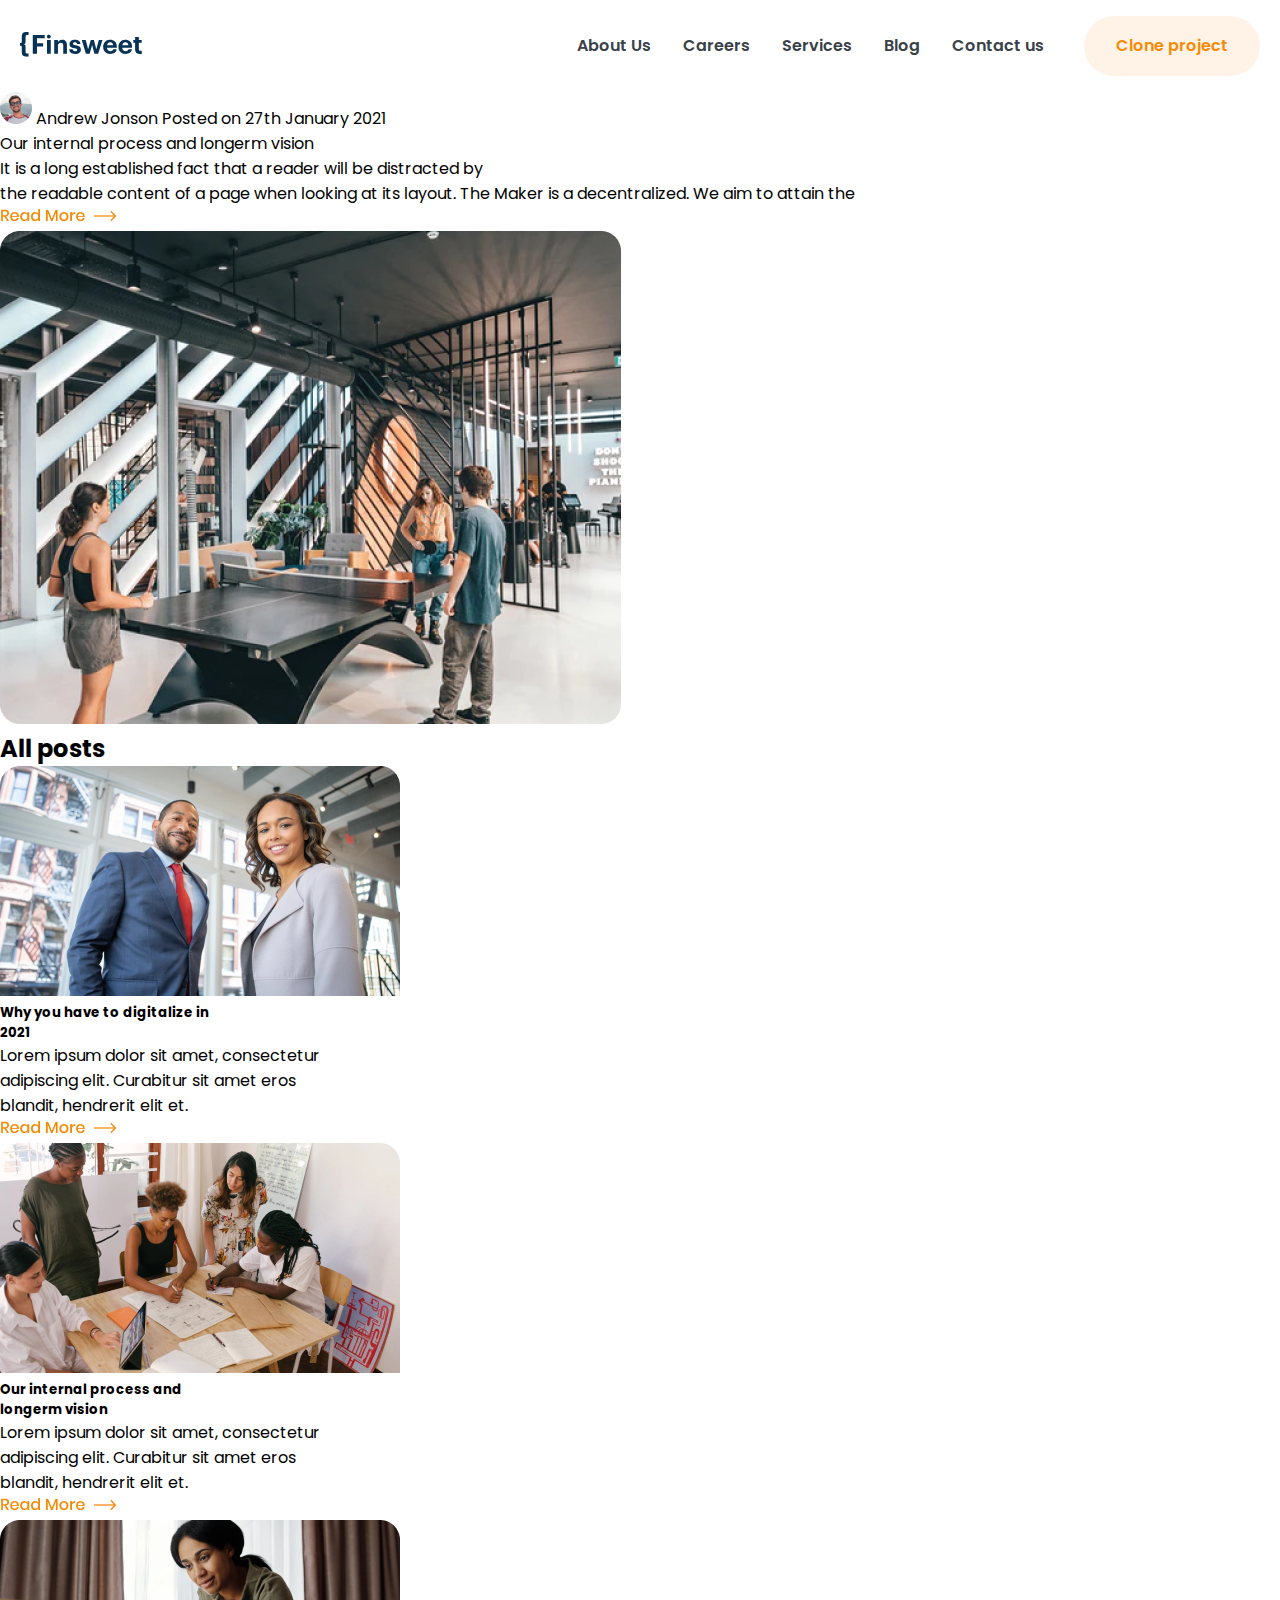
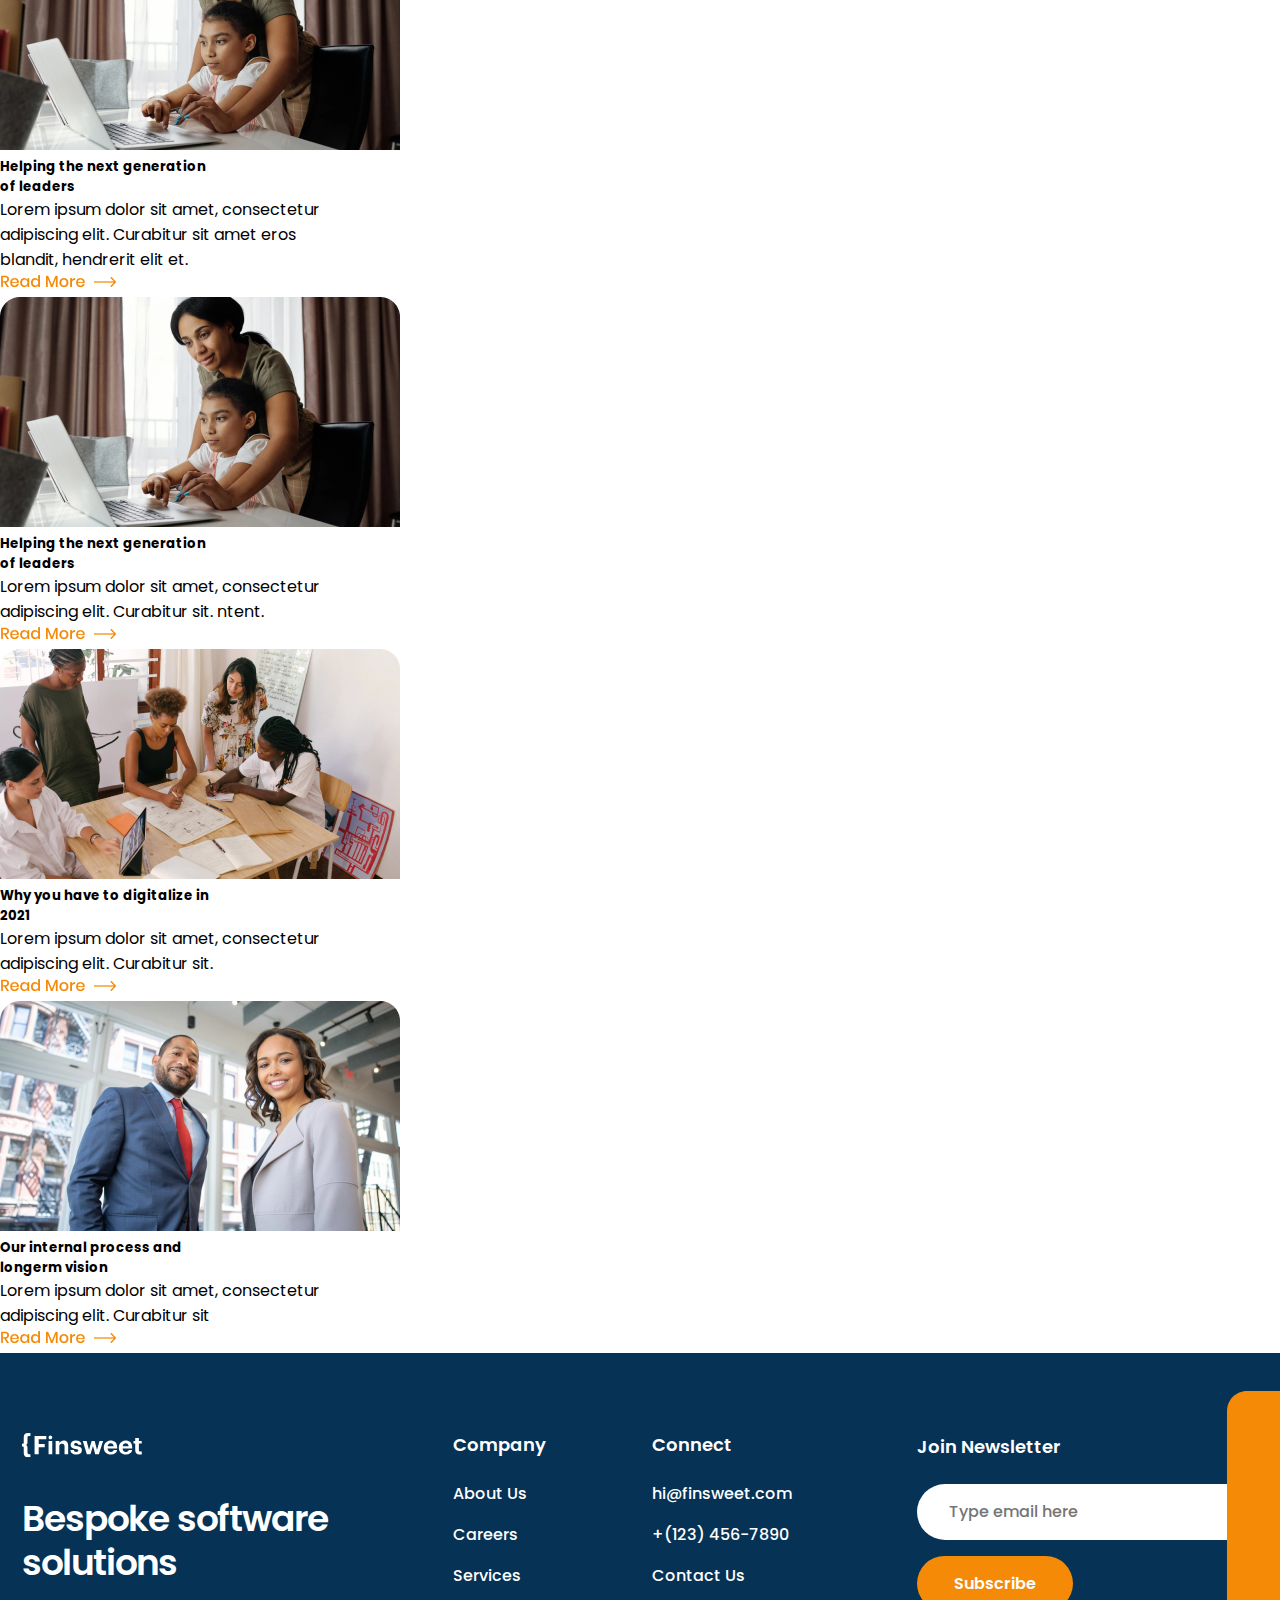
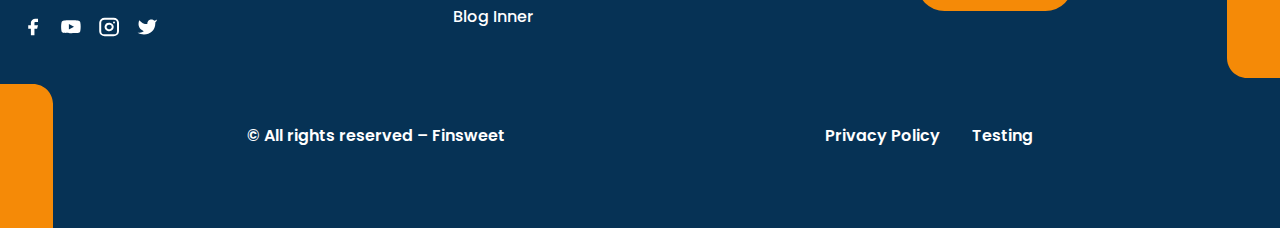
<file: pages/blog.html>
<!DOCTYPE html>
<html lang="en">
<head>
    <meta charset="UTF-8">
    <meta name="viewport" content="width=device-width, initial-scale=1.0">
    <link rel="stylesheet" href="../scss/style.css">
    <link href="https://cdn.jsdelivr.net/npm/bootstrap@5.3.2/dist/css/bootstrap.min.css" rel="stylesheet"
        integrity="sha384-T3c6CoIi6uLrA9TneNEoa7RxnatzjcDSCmG1MXxSR1GAsXEV/Dwwykc2MPK8M2HN" crossorigin="anonymous">
    <title>Finsweet | Blog</title>
</head>
<body class="blog">
    <header>
        <div class="container">
            <nav>
                <a class="header-logo" href="../index.html">
                    <svg width="122" height="25" viewBox="0 0 122 25" fill="none" xmlns="http://www.w3.org/2000/svg">
                        <g clip-path="url(#clip0_201_2)">
                        <path d="M121.784 18.8714V21.8905H119.252C116.549 21.8056 115.105 20.3462 115.105 17.6051V10.7097H113.337V8.06125H115.105V5.09619H118.842V8.03037H121.699V10.6711H118.842V17.2344C118.842 18.1224 119.02 18.8328 120.387 18.8328L121.784 18.8714Z" fill="#063255"/>
                        <path d="M98.4416 15.0029V14.8021C98.4011 13.914 98.5364 13.0267 98.8395 12.191C99.1427 11.3552 99.6078 10.5876 100.208 9.93193C100.809 9.2763 101.532 8.74561 102.338 8.37027C103.144 7.99493 104.016 7.78232 104.904 7.74463C105.082 7.74463 105.267 7.74463 105.445 7.74463C108.974 7.74463 112.07 9.79855 112.07 14.694V15.7364H102.264C102.364 17.9911 103.584 19.2651 105.638 19.2651C107.406 19.2651 108.232 18.493 108.472 17.3656H112.001C111.568 20.3075 109.221 21.9445 105.507 21.9445C101.43 21.9136 98.4416 19.3346 98.4416 15.0029ZM108.395 13.3736C108.263 11.3197 107.229 10.3313 105.43 10.3313C103.63 10.3313 102.596 11.4432 102.341 13.3736H108.395Z" fill="#063255"/>
                        <path d="M83.1838 15.0029V14.8021C83.1433 13.9153 83.278 13.0291 83.5802 12.1944C83.8824 11.3596 84.3462 10.5926 84.9449 9.9372C85.5437 9.28177 86.2658 8.75078 87.0699 8.37456C87.874 7.99835 88.7444 7.78429 89.6312 7.74463C89.8088 7.74463 89.9942 7.74463 90.1717 7.74463C93.7005 7.74463 96.8045 9.79855 96.8045 14.694V15.7364H87.0059C87.1063 17.9911 88.3263 19.2651 90.3802 19.2651C92.1485 19.2651 92.9747 18.493 93.214 17.3656H96.7428C96.3026 20.3075 93.9553 21.9445 90.2412 21.9445C86.172 21.9136 83.1838 19.3346 83.1838 15.0029ZM93.1368 13.3736C93.0055 11.3197 91.9709 10.3313 90.1717 10.3313C88.3726 10.3313 87.3688 11.4741 87.0831 13.3659L93.1368 13.3736Z" fill="#063255"/>
                        <path d="M61.7725 8.03027H65.7259L68.1427 17.188L70.7912 8.03027H73.8798L76.2735 17.188L78.8216 8.03027H82.443L78.1498 21.6356H74.4435L72.127 13.0956L69.6484 21.6356H65.8958L61.7725 8.03027Z" fill="#063255"/>
                        <path d="M49.209 17.358H52.7377C52.8999 18.5858 53.5099 19.2884 55.1314 19.2884C56.583 19.2884 57.2548 18.7402 57.2548 17.8059C57.2548 16.8716 56.4827 16.4778 54.506 16.1998C50.8846 15.6516 49.487 14.6092 49.487 11.953C49.487 9.11918 52.0814 7.71387 54.892 7.71387C57.9111 7.71387 60.189 8.81032 60.5133 11.9375H57.0309C57.0087 11.6958 56.9388 11.4608 56.8252 11.2462C56.7117 11.0317 56.5567 10.8417 56.3693 10.6873C56.1819 10.533 55.9658 10.4173 55.7335 10.3469C55.5011 10.2766 55.2571 10.2529 55.0156 10.2774H54.8997C53.6797 10.2774 52.9694 10.8488 52.9694 11.6827C52.9694 12.5167 53.6257 12.8796 55.6178 13.1653C58.9999 13.6749 60.8916 14.532 60.8916 17.443C60.8916 20.354 58.7528 21.9137 55.17 21.9137C51.5872 21.9137 49.3094 20.2999 49.209 17.358Z" fill="#063255"/>
                        <path d="M34.2139 8.03049H37.9511V10.1848C38.3723 9.39406 39.0117 8.74088 39.7933 8.30288C40.5748 7.86487 41.4657 7.66045 42.3601 7.7139C45.0085 7.7139 46.9312 9.3277 46.9312 13.0109V21.6667H43.2403V13.5514C43.2403 11.7059 42.5222 10.8257 40.8544 10.8257C40.5019 10.795 40.1467 10.8342 39.8094 10.9411C39.4721 11.048 39.1593 11.2205 38.8888 11.4487C38.6183 11.6768 38.3955 11.9561 38.2333 12.2706C38.0711 12.5851 37.9725 12.9285 37.9434 13.2811C37.9241 13.4453 37.9241 13.6111 37.9434 13.7753V21.6358H34.2139V8.03049Z" fill="#063255"/>
                        <path d="M27.0022 4.60972C26.9887 4.2371 27.086 3.86885 27.2819 3.55157C27.4777 3.2343 27.7633 2.98228 28.1025 2.82742C28.4417 2.67256 28.8192 2.62182 29.1872 2.68162C29.5553 2.74143 29.8973 2.90909 30.17 3.16339C30.4427 3.41768 30.6338 3.74717 30.7191 4.11014C30.8044 4.4731 30.7801 4.85323 30.6493 5.20238C30.5184 5.55153 30.287 5.85401 29.9841 6.07153C29.6813 6.28904 29.3207 6.4118 28.948 6.42428H28.8785C28.6473 6.43891 28.4154 6.40774 28.1961 6.33255C27.9769 6.25736 27.7747 6.13963 27.6011 5.98611C27.4275 5.83258 27.2859 5.6463 27.1845 5.43793C27.083 5.22956 27.0237 5.00321 27.0099 4.77187C27.0035 4.71807 27.0009 4.66388 27.0022 4.60972ZM27.0022 8.03035H30.778V21.6357H27.0177L27.0022 8.03035Z" fill="#063255"/>
                        <path d="M12.7715 3.04224H24.709V6.33932H16.9874V11.2579H23.1029V14.4315H16.9797V21.6357H12.7715V3.04224Z" fill="#063255"/>
                        <path d="M5.56722 9.12683C5.56722 10.2928 5.56722 11.7135 3.96114 12.2927C5.60582 12.8563 5.56722 14.0532 5.56722 15.3041V19.937C5.56722 20.8172 5.92241 21.35 6.55557 21.4813C6.6947 21.5282 6.84127 21.5491 6.98797 21.543H8.53228V24.6316H5.98418C3.2662 24.6316 1.76823 23.0873 1.76823 20.2227V14.7404C1.74895 14.4589 1.62485 14.1949 1.42043 14.0005C1.216 13.8061 0.946116 13.6954 0.664051 13.6903H0V10.98H0.664051C0.951744 10.9762 1.22693 10.8618 1.43252 10.6605C1.63812 10.4592 1.75833 10.1865 1.76823 9.89899V4.33949C1.76823 1.52114 3.23532 0 5.98418 0H8.55544V3.04228H7.01114C6.86426 3.0427 6.71835 3.06615 6.57873 3.11177C5.94557 3.27392 5.59038 3.79899 5.59038 4.65608L5.56722 9.12683Z" fill="#063255"/>
                        </g>
                        <defs>
                        <clipPath id="clip0_201_2">
                        <rect width="122" height="24.7089" fill="white"/>
                        </clipPath>
                        </defs>
                    </svg>
                </a>
                <div>
                    <a href="../pages/aboutUs.html">About Us</a>
                    <a href="../pages/careers.html">Careers</a>
                    <a href="../pages/services.html">Services</a>
                    <a href="../pages/blog.html">Blog</a>
                    <a href="../pages/contactUs.html">Contact us</a>
                    <a href="#">Clone project</a>
                </div>
                <button class="menu-btn">
                    <svg xmlns="http://www.w3.org/2000/svg" width="24" height="24" viewBox="0 0 24 24" style="fill: #1C3554;"><path d="M4 6h16v2H4zm0 5h16v2H4zm0 5h16v2H4z"></path></svg>
                </button>
            </nav>
        </div>
    </header>

    <main>
        <div class="container-sm">


            <div class="">
                <div class="row .bg-primary-subtle ">




                    <div class="col-sm-12 mt-4 ">
                        <img src="../images/blog.img/profile-blog.png" alt="header_main.img"> <span>Andrew
                            Jonson</span>
                        <span> Posted on 27th January 2021</span>
                    </div>
                    <div class="col-sm-3 mt-3 ">
                        <p class="h1"> Our internal process and longerm vision</p>
                        <h1>
                    </div>
    
                    <div class="row">
                        <div class="col-sm-4 mt-2">
                            <p>It is a long established fact that a reader will be distracted by <br> the readable content
                                of a
                                page
                                when looking at its layout. The Maker is a decentralized. We aim to attain the</p>
                        </div>
                    </div>
    
                    <div class="row">
                        <div class="col">
                            <img src="../images/blog.img/Learnmore.png" alt="">
                        </div>
                    </div>
                </div>
    
    
    
                <div class="col-sm">
                    <img class="" src="../images/blog.img/blog-hero.png" alt="" >
                </div>
            </div>


            <div class="row">
                <div class="col-sm-12 mt-4 mb">
                    <h2>All posts</h2>
                </div>
            </div>




            <div class="row row-cols-1 row-cols-md-3 g-4 mt-4 .bg-primary-subtle">
                <div class="col">
                    <div class="card h-100">
                        <img src="../images/blog.img/Image(1).png" class="card-img-top" alt="...">
                        <div class="card-body">
                            <h5 class="card-title">Why you have to digitalize in <br> 2021</h5>
                            <p class="card-text">Lorem ipsum dolor sit amet, consectetur <br> adipiscing elit. Curabitur
                                sit
                                amet eros <br> blandit, hendrerit elit et.</p>
                        </div>
                        <div class="card-footer">
                            <small class="text-body-secondary"> <img src="../images/blog.img/Learnmore.png"
                                    alt=""></small>
                        </div>
                    </div>
                </div>
                <div class="col">
                    <div class="card h-100">
                        <img src="../images/blog.img/Image(2).png" class="card-img-top" alt="...">
                        <div class="card-body">
                            <h5 class="card-title">Our internal process and <br> longerm vision</h5>
                            <p class="card-text">Lorem ipsum dolor sit amet, consectetur <br> adipiscing elit. Curabitur
                                sit
                                amet eros <br> blandit, hendrerit elit et.
                            </p>
                        </div>
                        <div class="card-footer">
                            <small class="text-body-secondary"> <img src="../images/blog.img/Learnmore.png"
                                    alt=""></small>
                        </div>
                    </div>
                </div>
                <div class="col">
                    <div class="card h-100">
                        <img src="../images/blog.img/Image(3).png" class="card-img-top" alt="...">
                        <div class="card-body">
                            <h5 class="card-title">Helping the next generation <br> of leaders</h5>
                            <p class="card-text">Lorem ipsum dolor sit amet, consectetur <br> adipiscing elit. Curabitur
                                sit
                                amet eros <br> blandit, hendrerit elit et.
                        </div>
                        <div class="card-footer">
                            <small class="text-body-secondary"> <img src="../images/blog.img/Learnmore.png"
                                    alt=""></small>
                        </div>
                    </div>
                </div>
            </div>




            <div class="row mb-4">
                <div class="col mt-4">
                    <div class="row row-cols-1 row-cols-md-3 g-4">
                        <div class="col">
                            <div class="card h-100">
                                <img src="../images/blog.img/Image(3).png" class="card-img-top" alt="...">
                                <div class="card-body">
                                    <h5 class="card-title">  Helping the next generation <br> of leaders</h5>
                                    <p class="card-text">Lorem ipsum dolor sit amet, consectetur <br> adipiscing elit.
                                        Curabitur sit. ntent.</p>
                                </div>
                                <div class="card-footer">
                                    <small class="text-body-secondary"> <img src="../images/blog.img/Learnmore.png"
                                        alt=""></small>
                                </div>
                            </div>
                        </div>
                        <div class="col">
                            <div class="card h-100">
                                <img src="../images/blog.img/Image(2).png" class="card-img-top" alt="...">
                                <div class="card-body">
                                    <h5 class="card-title">Why you have to digitalize in <br> 2021</h5>
                                    <p class="card-text">Lorem ipsum dolor sit amet, consectetur <br> adipiscing elit. Curabitur
                                        sit.</p>
                                </div>
                                <div class="card-footer">
                                    <small class="text-body-secondary"> <img src="../images/blog.img/Learnmore.png"
                                        alt=""></small>
                                </div>
                            </div>
                        </div>
                        <div class="col">
                            <div class="card h-100">
                                <img src="../images/blog.img/Image(1).png" class="card-img-top" alt="...">
                                <div class="card-body">
                                    <h5 class="card-title">Our internal process and <br> longerm vision</h5>
                                    <p class="card-text">Lorem ipsum dolor sit amet, consectetur <br> adipiscing elit. Curabitur
                                        sit</p>
                                </div>
                                <div class="card-footer">
                                    <small class="text-body-secondary"> <img src="../images/blog.img/Learnmore.png"
                                        alt=""></small>
                                </div>
                            </div>
                        </div>
                    </div>
                </div>
            </div>






        </div>






















































































        </div>
    </main>

    <footer>
        <div class="container">
            <div class="footer-top">
                <div class="icon">
                    <svg width="120" height="25" viewBox="0 0 120 25" fill="none" xmlns="http://www.w3.org/2000/svg">
                        <g clip-path="url(#clip0_201_193)">
                        <path d="M119.787 18.5621V21.5317H117.296C114.638 21.4481 113.218 20.0127 113.218 17.3165V10.5342H111.479V7.92915H113.218V5.0127H116.894V7.89877H119.704V10.4962H116.894V16.9519C116.894 17.8254 117.068 18.5241 118.413 18.5241L119.787 18.5621Z" fill="white"/>
                        <path d="M96.8282 14.7569V14.5594C96.7884 13.6859 96.9214 12.8131 97.2196 11.9911C97.5178 11.1691 97.9753 10.414 98.5658 9.76912C99.1564 9.12424 99.8684 8.60225 100.661 8.23306C101.454 7.86387 102.311 7.65475 103.185 7.61768C103.36 7.61768 103.542 7.61768 103.717 7.61768C107.188 7.61768 110.233 9.63793 110.233 14.4531V15.4784H100.588C100.686 17.6962 101.886 18.9493 103.907 18.9493C105.646 18.9493 106.459 18.1898 106.694 17.081H110.165C109.74 19.9746 107.431 21.5848 103.778 21.5848C99.7674 21.5544 96.8282 19.0177 96.8282 14.7569ZM106.618 13.1544C106.489 11.1341 105.471 10.162 103.702 10.162C101.932 10.162 100.914 11.2557 100.664 13.1544H106.618Z" fill="white"/>
                        <path d="M81.8204 14.7569V14.5594C81.7806 13.6871 81.9131 12.8156 82.2103 11.9945C82.5076 11.1734 82.9637 10.419 83.5527 9.77431C84.1416 9.12962 84.8519 8.60733 85.6428 8.23728C86.4337 7.86723 87.2898 7.65669 88.1622 7.61768C88.3368 7.61768 88.5191 7.61768 88.6938 7.61768C92.1647 7.61768 95.2178 9.63793 95.2178 14.4531V15.4784H85.5799C85.6786 17.6962 86.8786 18.9493 88.8989 18.9493C90.6381 18.9493 91.4508 18.1898 91.6862 17.081H95.1571C94.7242 19.9746 92.4153 21.5848 88.7622 21.5848C84.7596 21.5544 81.8204 19.0177 81.8204 14.7569ZM91.6103 13.1544C91.4811 11.1341 90.4634 10.162 88.6938 10.162C86.9242 10.162 85.9368 11.286 85.6558 13.1468L91.6103 13.1544Z" fill="white"/>
                        <path d="M60.7598 7.89868H64.6484L67.0256 16.9063L69.6306 7.89868H72.6686L75.0231 16.9063L77.5294 7.89868H81.0914L76.8686 21.281H73.2231L70.9446 12.881L68.5066 21.281H64.8155L60.7598 7.89868Z" fill="white"/>
                        <path d="M48.4023 17.0735H51.8732C52.0327 18.2811 52.6327 18.9722 54.2277 18.9722C55.6555 18.9722 56.3163 18.433 56.3163 17.514C56.3163 16.595 55.5568 16.2077 53.6125 15.9342C50.0504 15.395 48.6758 14.3697 48.6758 11.757C48.6758 8.96968 51.2277 7.5874 53.9922 7.5874C56.9618 7.5874 59.2023 8.66588 59.5213 11.7418H56.096C56.0742 11.504 56.0054 11.2729 55.8937 11.0619C55.782 10.8508 55.6296 10.6639 55.4453 10.5121C55.261 10.3603 55.0484 10.2465 54.8199 10.1773C54.5913 10.1081 54.3513 10.0848 54.1137 10.1089H53.9998C52.7998 10.1089 52.1011 10.6709 52.1011 11.4912C52.1011 12.3115 52.7466 12.6684 54.7061 12.9494C58.0327 13.4507 59.8935 14.2937 59.8935 17.157C59.8935 20.0203 57.7897 21.5545 54.2656 21.5545C50.7416 21.5545 48.5011 19.9671 48.4023 17.0735Z" fill="white"/>
                        <path d="M33.6533 7.8987H37.3293V10.0177C37.7436 9.23991 38.3725 8.59744 39.1413 8.16662C39.91 7.73579 40.7863 7.53472 41.666 7.5873C44.271 7.5873 46.1622 9.17465 46.1622 12.7974V21.3114H42.5318V13.3291C42.5318 11.5139 41.8255 10.6481 40.185 10.6481C39.8382 10.6179 39.4889 10.6565 39.1572 10.7616C38.8254 10.8668 38.5176 11.0364 38.2516 11.2608C37.9855 11.4852 37.7664 11.76 37.6069 12.0693C37.4473 12.3786 37.3504 12.7164 37.3217 13.0633C37.3027 13.2247 37.3027 13.3879 37.3217 13.5493V21.281H33.6533V7.8987Z" fill="white"/>
                        <path d="M26.5598 4.53425C26.5465 4.16775 26.6422 3.80553 26.8349 3.49346C27.0275 3.18138 27.3085 2.9335 27.6421 2.78117C27.9757 2.62885 28.347 2.57894 28.709 2.63777C29.071 2.69659 29.4074 2.86151 29.6756 3.11163C29.9439 3.36176 30.1318 3.68585 30.2157 4.04286C30.2997 4.39988 30.2758 4.77377 30.1471 5.1172C30.0184 5.46063 29.7907 5.75815 29.4928 5.9721C29.1949 6.18605 28.8403 6.3068 28.4737 6.31906H28.4054C28.1779 6.33346 27.9498 6.3028 27.7342 6.22884C27.5185 6.15489 27.3196 6.03908 27.1489 5.88808C26.9781 5.73707 26.8389 5.55384 26.7391 5.34889C26.6393 5.14393 26.581 4.9213 26.5674 4.69375C26.5611 4.64083 26.5586 4.58753 26.5598 4.53425ZM26.5598 7.89881H30.2737V21.2811H26.575L26.5598 7.89881Z" fill="white"/>
                        <path d="M12.5625 2.99243H24.3043V6.23547H16.7093V11.0734H22.7245V14.195H16.7017V21.281H12.5625V2.99243Z" fill="white"/>
                        <path d="M5.47595 8.97722C5.47595 10.1241 5.47595 11.5215 3.8962 12.0911C5.51393 12.6456 5.47595 13.8228 5.47595 15.0532V19.6101C5.47595 20.476 5.82532 21 6.4481 21.1291C6.58495 21.1753 6.72912 21.1959 6.87342 21.1899H8.39241V24.2278H5.88608C3.21266 24.2278 1.73924 22.7089 1.73924 19.8911V14.4987C1.72028 14.2219 1.59821 13.9622 1.39714 13.771C1.19607 13.5798 0.930606 13.4709 0.653165 13.4658H0V10.8H0.653165C0.936141 10.7963 1.20682 10.6837 1.40904 10.4858C1.61126 10.2878 1.72951 10.0195 1.73924 9.73671V4.26835C1.73924 1.4962 3.18228 0 5.88608 0H8.41519V2.99241H6.8962C6.75173 2.99282 6.60822 3.01589 6.47089 3.06076C5.8481 3.22025 5.49873 3.73671 5.49873 4.57975L5.47595 8.97722Z" fill="white"/>
                        </g>
                        <defs>
                        <clipPath id="clip0_201_193">
                        <rect width="120" height="24.3038" fill="white"/>
                        </clipPath>
                        </defs>
                    </svg>
                    <h3>Bespoke software <br> solutions</h3>
                    <div>
                        <a href="https://www.facebook.com/">
                            <img src="../images/header-footer/facebook.svg" alt="Facebook">
                        </a>
                        <a href="https://www.youtube.com/">
                            <img src="../images/header-footer/youtube.svg" alt="Youtube">
                        </a>
                        <a href="https://www.instagram.com/">
                            <img src="../images/header-footer/instagram.svg" alt="Instagran">
                        </a>
                        <a href="https://www.twitter.com/">
                            <img src="../images/header-footer/twitter.svg" alt="Twitter">
                        </a>
                    </div>
                </div>
                <div class="nav">
                    <ul>
                        <p>Company</p>
                        <li>
                            <a href="../pages/aboutUs.html">About Us</a>
                        </li>
                        <li>
                            <a href="../pages/careers.html">Careers</a>
                        </li>
                        <li>
                            <a href="../pages/services.html">Services</a>
                        </li>
                        <li>
                            <a href="../pages/blogInner.html">Blog Inner</a>
                        </li>
                    </ul>
                    <ul>
                        <p>Connect</p>
                        <li>
                            <a href="../pages/contactUs.html">hi@finsweet.com</a>
                        </li>
                        <li>
                            <a href="../pages/contactUs.html">+(123) 456-7890</a>
                        </li>
                        <li>
                            <a href="../pages/contactUs.html">Contact Us</a>
                        </li>
                    </ul>
                </div>
                <form class="email">
                    <label for="email" name="email" id="email">Join Newsletter</label>
                    <input id="email" name="email" type="email" placeholder="Type email here">
                    <button type="submit" name="email">Subscribe</button>
                </form>
            </div>
            <div class="footer-bottom">
                <p>© All rights reserved – Finsweet</p>
                <div>
                    <a href="../pages/privacyPolicy.html">Privacy Policy</a>
                    <a href="../pages/testing.html">Testing</a>
                </div>
            </div>
        </div>
        <img class="footer-shape1" src="../images/header-footer/ShapeLeft.svg" alt="Shape">
        <img class="footer-shape2" src="../images/header-footer/ShapeRight.svg" alt="Shape">
    </footer>

    <script src="../js/main.js"></script>
</body>
</html>
</file>
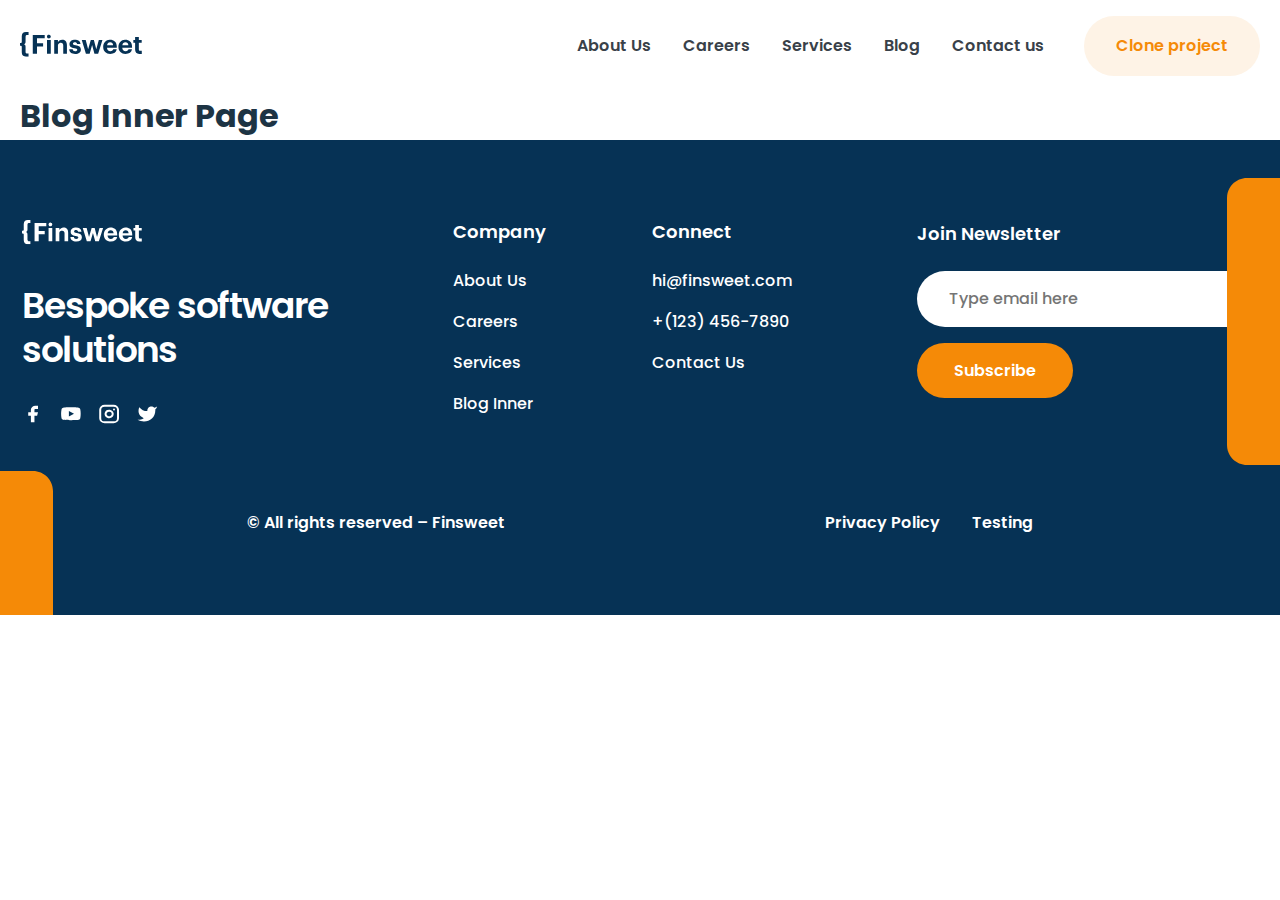
<file: pages/blogInner.html>
<!DOCTYPE html>
<html lang="en">
<head>
    <meta charset="UTF-8">
    <meta name="viewport" content="width=device-width, initial-scale=1.0">
    <link rel="stylesheet" href="../scss/style.css">
    <title>Finsweet | Blog Inner</title>
</head>
<body class="blogInner">
    <header>
        <div class="container">
            <nav>
                <a class="header-logo" href="../index.html">
                    <svg width="122" height="25" viewBox="0 0 122 25" fill="none" xmlns="http://www.w3.org/2000/svg">
                        <g clip-path="url(#clip0_201_2)">
                        <path d="M121.784 18.8714V21.8905H119.252C116.549 21.8056 115.105 20.3462 115.105 17.6051V10.7097H113.337V8.06125H115.105V5.09619H118.842V8.03037H121.699V10.6711H118.842V17.2344C118.842 18.1224 119.02 18.8328 120.387 18.8328L121.784 18.8714Z" fill="#063255"/>
                        <path d="M98.4416 15.0029V14.8021C98.4011 13.914 98.5364 13.0267 98.8395 12.191C99.1427 11.3552 99.6078 10.5876 100.208 9.93193C100.809 9.2763 101.532 8.74561 102.338 8.37027C103.144 7.99493 104.016 7.78232 104.904 7.74463C105.082 7.74463 105.267 7.74463 105.445 7.74463C108.974 7.74463 112.07 9.79855 112.07 14.694V15.7364H102.264C102.364 17.9911 103.584 19.2651 105.638 19.2651C107.406 19.2651 108.232 18.493 108.472 17.3656H112.001C111.568 20.3075 109.221 21.9445 105.507 21.9445C101.43 21.9136 98.4416 19.3346 98.4416 15.0029ZM108.395 13.3736C108.263 11.3197 107.229 10.3313 105.43 10.3313C103.63 10.3313 102.596 11.4432 102.341 13.3736H108.395Z" fill="#063255"/>
                        <path d="M83.1838 15.0029V14.8021C83.1433 13.9153 83.278 13.0291 83.5802 12.1944C83.8824 11.3596 84.3462 10.5926 84.9449 9.9372C85.5437 9.28177 86.2658 8.75078 87.0699 8.37456C87.874 7.99835 88.7444 7.78429 89.6312 7.74463C89.8088 7.74463 89.9942 7.74463 90.1717 7.74463C93.7005 7.74463 96.8045 9.79855 96.8045 14.694V15.7364H87.0059C87.1063 17.9911 88.3263 19.2651 90.3802 19.2651C92.1485 19.2651 92.9747 18.493 93.214 17.3656H96.7428C96.3026 20.3075 93.9553 21.9445 90.2412 21.9445C86.172 21.9136 83.1838 19.3346 83.1838 15.0029ZM93.1368 13.3736C93.0055 11.3197 91.9709 10.3313 90.1717 10.3313C88.3726 10.3313 87.3688 11.4741 87.0831 13.3659L93.1368 13.3736Z" fill="#063255"/>
                        <path d="M61.7725 8.03027H65.7259L68.1427 17.188L70.7912 8.03027H73.8798L76.2735 17.188L78.8216 8.03027H82.443L78.1498 21.6356H74.4435L72.127 13.0956L69.6484 21.6356H65.8958L61.7725 8.03027Z" fill="#063255"/>
                        <path d="M49.209 17.358H52.7377C52.8999 18.5858 53.5099 19.2884 55.1314 19.2884C56.583 19.2884 57.2548 18.7402 57.2548 17.8059C57.2548 16.8716 56.4827 16.4778 54.506 16.1998C50.8846 15.6516 49.487 14.6092 49.487 11.953C49.487 9.11918 52.0814 7.71387 54.892 7.71387C57.9111 7.71387 60.189 8.81032 60.5133 11.9375H57.0309C57.0087 11.6958 56.9388 11.4608 56.8252 11.2462C56.7117 11.0317 56.5567 10.8417 56.3693 10.6873C56.1819 10.533 55.9658 10.4173 55.7335 10.3469C55.5011 10.2766 55.2571 10.2529 55.0156 10.2774H54.8997C53.6797 10.2774 52.9694 10.8488 52.9694 11.6827C52.9694 12.5167 53.6257 12.8796 55.6178 13.1653C58.9999 13.6749 60.8916 14.532 60.8916 17.443C60.8916 20.354 58.7528 21.9137 55.17 21.9137C51.5872 21.9137 49.3094 20.2999 49.209 17.358Z" fill="#063255"/>
                        <path d="M34.2139 8.03049H37.9511V10.1848C38.3723 9.39406 39.0117 8.74088 39.7933 8.30288C40.5748 7.86487 41.4657 7.66045 42.3601 7.7139C45.0085 7.7139 46.9312 9.3277 46.9312 13.0109V21.6667H43.2403V13.5514C43.2403 11.7059 42.5222 10.8257 40.8544 10.8257C40.5019 10.795 40.1467 10.8342 39.8094 10.9411C39.4721 11.048 39.1593 11.2205 38.8888 11.4487C38.6183 11.6768 38.3955 11.9561 38.2333 12.2706C38.0711 12.5851 37.9725 12.9285 37.9434 13.2811C37.9241 13.4453 37.9241 13.6111 37.9434 13.7753V21.6358H34.2139V8.03049Z" fill="#063255"/>
                        <path d="M27.0022 4.60972C26.9887 4.2371 27.086 3.86885 27.2819 3.55157C27.4777 3.2343 27.7633 2.98228 28.1025 2.82742C28.4417 2.67256 28.8192 2.62182 29.1872 2.68162C29.5553 2.74143 29.8973 2.90909 30.17 3.16339C30.4427 3.41768 30.6338 3.74717 30.7191 4.11014C30.8044 4.4731 30.7801 4.85323 30.6493 5.20238C30.5184 5.55153 30.287 5.85401 29.9841 6.07153C29.6813 6.28904 29.3207 6.4118 28.948 6.42428H28.8785C28.6473 6.43891 28.4154 6.40774 28.1961 6.33255C27.9769 6.25736 27.7747 6.13963 27.6011 5.98611C27.4275 5.83258 27.2859 5.6463 27.1845 5.43793C27.083 5.22956 27.0237 5.00321 27.0099 4.77187C27.0035 4.71807 27.0009 4.66388 27.0022 4.60972ZM27.0022 8.03035H30.778V21.6357H27.0177L27.0022 8.03035Z" fill="#063255"/>
                        <path d="M12.7715 3.04224H24.709V6.33932H16.9874V11.2579H23.1029V14.4315H16.9797V21.6357H12.7715V3.04224Z" fill="#063255"/>
                        <path d="M5.56722 9.12683C5.56722 10.2928 5.56722 11.7135 3.96114 12.2927C5.60582 12.8563 5.56722 14.0532 5.56722 15.3041V19.937C5.56722 20.8172 5.92241 21.35 6.55557 21.4813C6.6947 21.5282 6.84127 21.5491 6.98797 21.543H8.53228V24.6316H5.98418C3.2662 24.6316 1.76823 23.0873 1.76823 20.2227V14.7404C1.74895 14.4589 1.62485 14.1949 1.42043 14.0005C1.216 13.8061 0.946116 13.6954 0.664051 13.6903H0V10.98H0.664051C0.951744 10.9762 1.22693 10.8618 1.43252 10.6605C1.63812 10.4592 1.75833 10.1865 1.76823 9.89899V4.33949C1.76823 1.52114 3.23532 0 5.98418 0H8.55544V3.04228H7.01114C6.86426 3.0427 6.71835 3.06615 6.57873 3.11177C5.94557 3.27392 5.59038 3.79899 5.59038 4.65608L5.56722 9.12683Z" fill="#063255"/>
                        </g>
                        <defs>
                        <clipPath id="clip0_201_2">
                        <rect width="122" height="24.7089" fill="white"/>
                        </clipPath>
                        </defs>
                    </svg>
                </a>
                <div>
                    <a href="../pages/aboutUs.html">About Us</a>
                    <a href="../pages/careers.html">Careers</a>
                    <a href="../pages/services.html">Services</a>
                    <a href="../pages/blog.html">Blog</a>
                    <a href="../pages/contactUs.html">Contact us</a>
                    <a href="#">Clone project</a>
                </div>
                <button class="menu-btn">
                    <svg xmlns="http://www.w3.org/2000/svg" width="24" height="24" viewBox="0 0 24 24" style="fill: #1C3554;"><path d="M4 6h16v2H4zm0 5h16v2H4zm0 5h16v2H4z"></path></svg>
                </button>
            </nav>
        </div>
    </header>

    <main>
        <div class="container">
            <h1>Blog Inner Page</h1>
        </div>
    </main>

    <footer>
        <div class="container">
            <div class="footer-top">
                <div class="icon">
                    <svg width="120" height="25" viewBox="0 0 120 25" fill="none" xmlns="http://www.w3.org/2000/svg">
                        <g clip-path="url(#clip0_201_193)">
                        <path d="M119.787 18.5621V21.5317H117.296C114.638 21.4481 113.218 20.0127 113.218 17.3165V10.5342H111.479V7.92915H113.218V5.0127H116.894V7.89877H119.704V10.4962H116.894V16.9519C116.894 17.8254 117.068 18.5241 118.413 18.5241L119.787 18.5621Z" fill="white"/>
                        <path d="M96.8282 14.7569V14.5594C96.7884 13.6859 96.9214 12.8131 97.2196 11.9911C97.5178 11.1691 97.9753 10.414 98.5658 9.76912C99.1564 9.12424 99.8684 8.60225 100.661 8.23306C101.454 7.86387 102.311 7.65475 103.185 7.61768C103.36 7.61768 103.542 7.61768 103.717 7.61768C107.188 7.61768 110.233 9.63793 110.233 14.4531V15.4784H100.588C100.686 17.6962 101.886 18.9493 103.907 18.9493C105.646 18.9493 106.459 18.1898 106.694 17.081H110.165C109.74 19.9746 107.431 21.5848 103.778 21.5848C99.7674 21.5544 96.8282 19.0177 96.8282 14.7569ZM106.618 13.1544C106.489 11.1341 105.471 10.162 103.702 10.162C101.932 10.162 100.914 11.2557 100.664 13.1544H106.618Z" fill="white"/>
                        <path d="M81.8204 14.7569V14.5594C81.7806 13.6871 81.9131 12.8156 82.2103 11.9945C82.5076 11.1734 82.9637 10.419 83.5527 9.77431C84.1416 9.12962 84.8519 8.60733 85.6428 8.23728C86.4337 7.86723 87.2898 7.65669 88.1622 7.61768C88.3368 7.61768 88.5191 7.61768 88.6938 7.61768C92.1647 7.61768 95.2178 9.63793 95.2178 14.4531V15.4784H85.5799C85.6786 17.6962 86.8786 18.9493 88.8989 18.9493C90.6381 18.9493 91.4508 18.1898 91.6862 17.081H95.1571C94.7242 19.9746 92.4153 21.5848 88.7622 21.5848C84.7596 21.5544 81.8204 19.0177 81.8204 14.7569ZM91.6103 13.1544C91.4811 11.1341 90.4634 10.162 88.6938 10.162C86.9242 10.162 85.9368 11.286 85.6558 13.1468L91.6103 13.1544Z" fill="white"/>
                        <path d="M60.7598 7.89868H64.6484L67.0256 16.9063L69.6306 7.89868H72.6686L75.0231 16.9063L77.5294 7.89868H81.0914L76.8686 21.281H73.2231L70.9446 12.881L68.5066 21.281H64.8155L60.7598 7.89868Z" fill="white"/>
                        <path d="M48.4023 17.0735H51.8732C52.0327 18.2811 52.6327 18.9722 54.2277 18.9722C55.6555 18.9722 56.3163 18.433 56.3163 17.514C56.3163 16.595 55.5568 16.2077 53.6125 15.9342C50.0504 15.395 48.6758 14.3697 48.6758 11.757C48.6758 8.96968 51.2277 7.5874 53.9922 7.5874C56.9618 7.5874 59.2023 8.66588 59.5213 11.7418H56.096C56.0742 11.504 56.0054 11.2729 55.8937 11.0619C55.782 10.8508 55.6296 10.6639 55.4453 10.5121C55.261 10.3603 55.0484 10.2465 54.8199 10.1773C54.5913 10.1081 54.3513 10.0848 54.1137 10.1089H53.9998C52.7998 10.1089 52.1011 10.6709 52.1011 11.4912C52.1011 12.3115 52.7466 12.6684 54.7061 12.9494C58.0327 13.4507 59.8935 14.2937 59.8935 17.157C59.8935 20.0203 57.7897 21.5545 54.2656 21.5545C50.7416 21.5545 48.5011 19.9671 48.4023 17.0735Z" fill="white"/>
                        <path d="M33.6533 7.8987H37.3293V10.0177C37.7436 9.23991 38.3725 8.59744 39.1413 8.16662C39.91 7.73579 40.7863 7.53472 41.666 7.5873C44.271 7.5873 46.1622 9.17465 46.1622 12.7974V21.3114H42.5318V13.3291C42.5318 11.5139 41.8255 10.6481 40.185 10.6481C39.8382 10.6179 39.4889 10.6565 39.1572 10.7616C38.8254 10.8668 38.5176 11.0364 38.2516 11.2608C37.9855 11.4852 37.7664 11.76 37.6069 12.0693C37.4473 12.3786 37.3504 12.7164 37.3217 13.0633C37.3027 13.2247 37.3027 13.3879 37.3217 13.5493V21.281H33.6533V7.8987Z" fill="white"/>
                        <path d="M26.5598 4.53425C26.5465 4.16775 26.6422 3.80553 26.8349 3.49346C27.0275 3.18138 27.3085 2.9335 27.6421 2.78117C27.9757 2.62885 28.347 2.57894 28.709 2.63777C29.071 2.69659 29.4074 2.86151 29.6756 3.11163C29.9439 3.36176 30.1318 3.68585 30.2157 4.04286C30.2997 4.39988 30.2758 4.77377 30.1471 5.1172C30.0184 5.46063 29.7907 5.75815 29.4928 5.9721C29.1949 6.18605 28.8403 6.3068 28.4737 6.31906H28.4054C28.1779 6.33346 27.9498 6.3028 27.7342 6.22884C27.5185 6.15489 27.3196 6.03908 27.1489 5.88808C26.9781 5.73707 26.8389 5.55384 26.7391 5.34889C26.6393 5.14393 26.581 4.9213 26.5674 4.69375C26.5611 4.64083 26.5586 4.58753 26.5598 4.53425ZM26.5598 7.89881H30.2737V21.2811H26.575L26.5598 7.89881Z" fill="white"/>
                        <path d="M12.5625 2.99243H24.3043V6.23547H16.7093V11.0734H22.7245V14.195H16.7017V21.281H12.5625V2.99243Z" fill="white"/>
                        <path d="M5.47595 8.97722C5.47595 10.1241 5.47595 11.5215 3.8962 12.0911C5.51393 12.6456 5.47595 13.8228 5.47595 15.0532V19.6101C5.47595 20.476 5.82532 21 6.4481 21.1291C6.58495 21.1753 6.72912 21.1959 6.87342 21.1899H8.39241V24.2278H5.88608C3.21266 24.2278 1.73924 22.7089 1.73924 19.8911V14.4987C1.72028 14.2219 1.59821 13.9622 1.39714 13.771C1.19607 13.5798 0.930606 13.4709 0.653165 13.4658H0V10.8H0.653165C0.936141 10.7963 1.20682 10.6837 1.40904 10.4858C1.61126 10.2878 1.72951 10.0195 1.73924 9.73671V4.26835C1.73924 1.4962 3.18228 0 5.88608 0H8.41519V2.99241H6.8962C6.75173 2.99282 6.60822 3.01589 6.47089 3.06076C5.8481 3.22025 5.49873 3.73671 5.49873 4.57975L5.47595 8.97722Z" fill="white"/>
                        </g>
                        <defs>
                        <clipPath id="clip0_201_193">
                        <rect width="120" height="24.3038" fill="white"/>
                        </clipPath>
                        </defs>
                    </svg>
                    <h3>Bespoke software <br> solutions</h3>
                    <div>
                        <a href="https://www.facebook.com/">
                            <img src="../images/header-footer/facebook.svg" alt="Facebook">
                        </a>
                        <a href="https://www.youtube.com/">
                            <img src="../images/header-footer/youtube.svg" alt="Youtube">
                        </a>
                        <a href="https://www.instagram.com/">
                            <img src="../images/header-footer/instagram.svg" alt="Instagran">
                        </a>
                        <a href="https://www.twitter.com/">
                            <img src="../images/header-footer/twitter.svg" alt="Twitter">
                        </a>
                    </div>
                </div>
                <div class="nav">
                    <ul>
                        <p>Company</p>
                        <li>
                            <a href="../pages/aboutUs.html">About Us</a>
                        </li>
                        <li>
                            <a href="../pages/careers.html">Careers</a>
                        </li>
                        <li>
                            <a href="../pages/services.html">Services</a>
                        </li>
                        <li>
                            <a href="../pages/blogInner.html">Blog Inner</a>
                        </li>
                    </ul>
                    <ul>
                        <p>Connect</p>
                        <li>
                            <a href="../pages/contactUs.html">hi@finsweet.com</a>
                        </li>
                        <li>
                            <a href="../pages/contactUs.html">+(123) 456-7890</a>
                        </li>
                        <li>
                            <a href="../pages/contactUs.html">Contact Us</a>
                        </li>
                    </ul>
                </div>
                <form class="email">
                    <label for="email" name="email" id="email">Join Newsletter</label>
                    <input id="email" name="email" type="email" placeholder="Type email here">
                    <button type="submit" name="email">Subscribe</button>
                </form>
            </div>
            <div class="footer-bottom">
                <p>© All rights reserved – Finsweet</p>
                <div>
                    <a href="../pages/privacyPolicy.html">Privacy Policy</a>
                    <a href="../pages/testing.html">Testing</a>
                </div>
            </div>
        </div>
        <img class="footer-shape1" src="../images/header-footer/ShapeLeft.svg" alt="Shape">
        <img class="footer-shape2" src="../images/header-footer/ShapeRight.svg" alt="Shape">
    </footer>

    <script src="../js/main.js"></script>
</body>
</html>
</file>
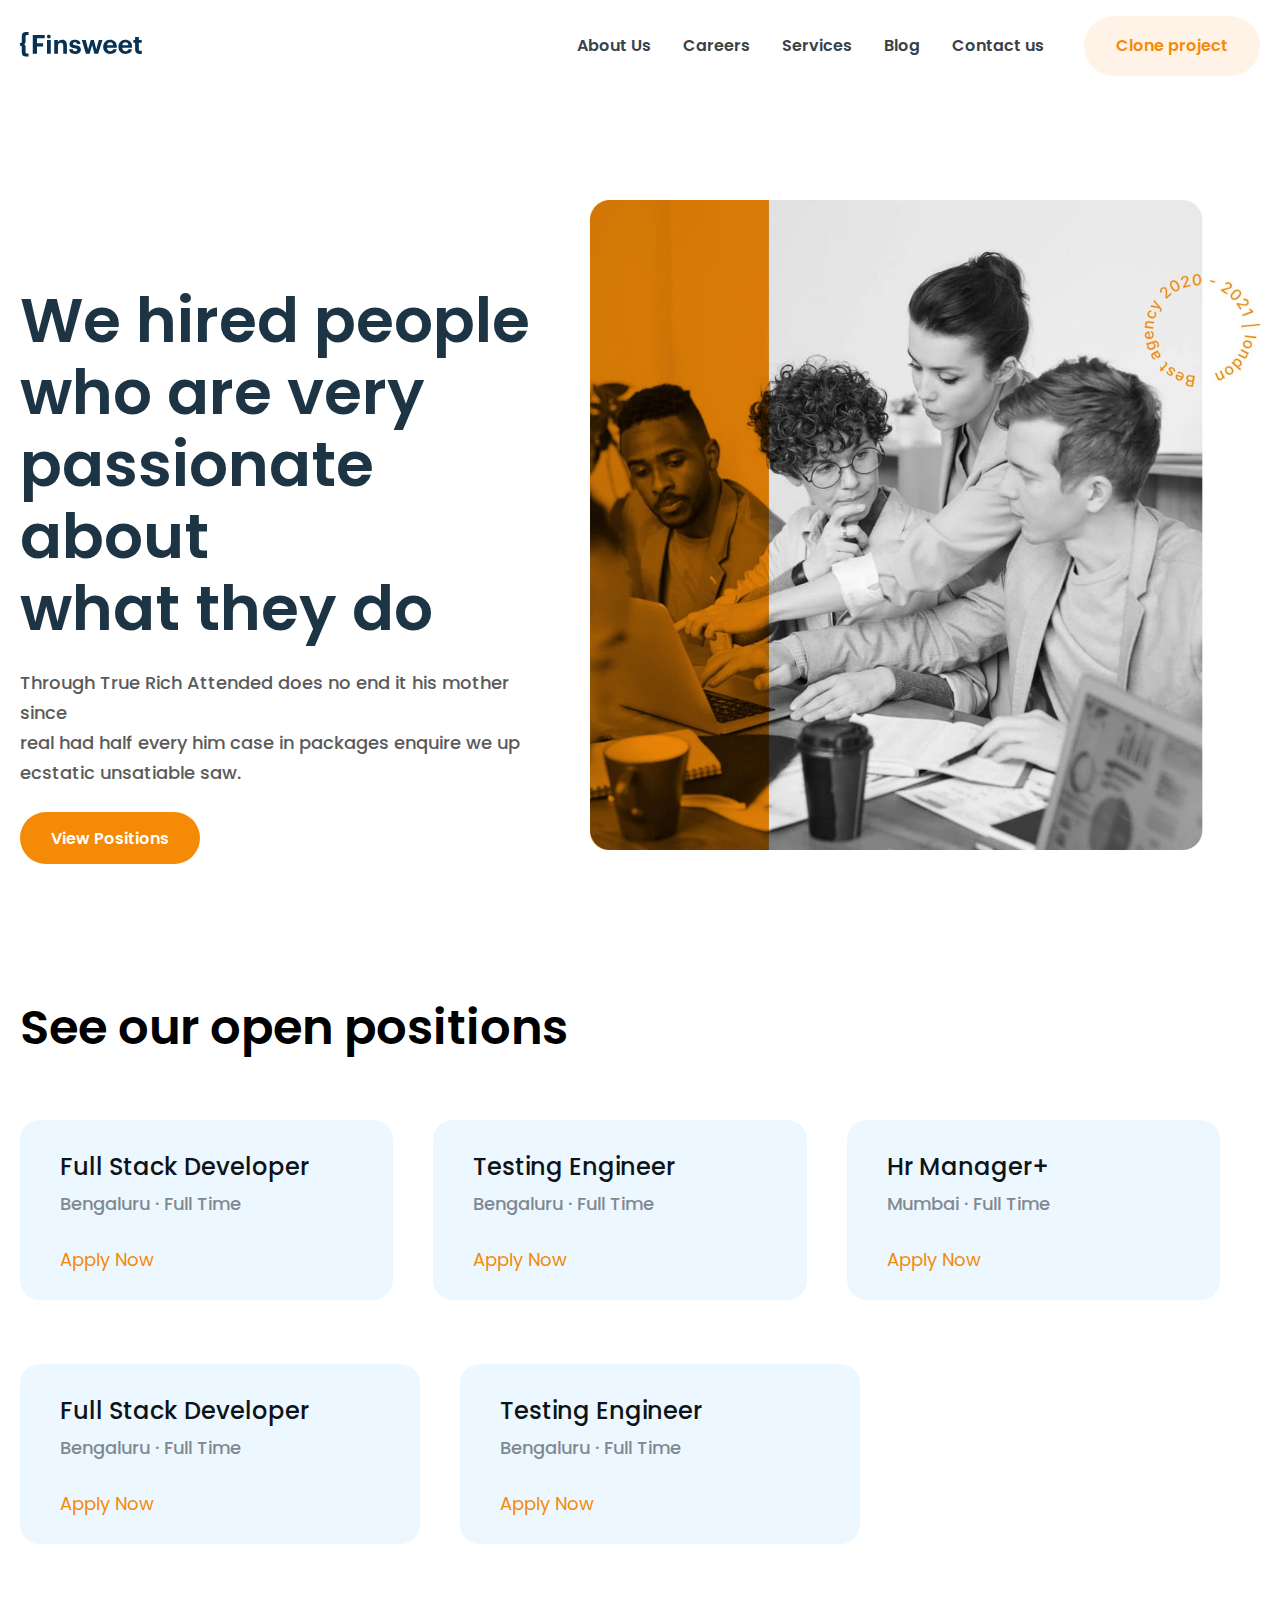
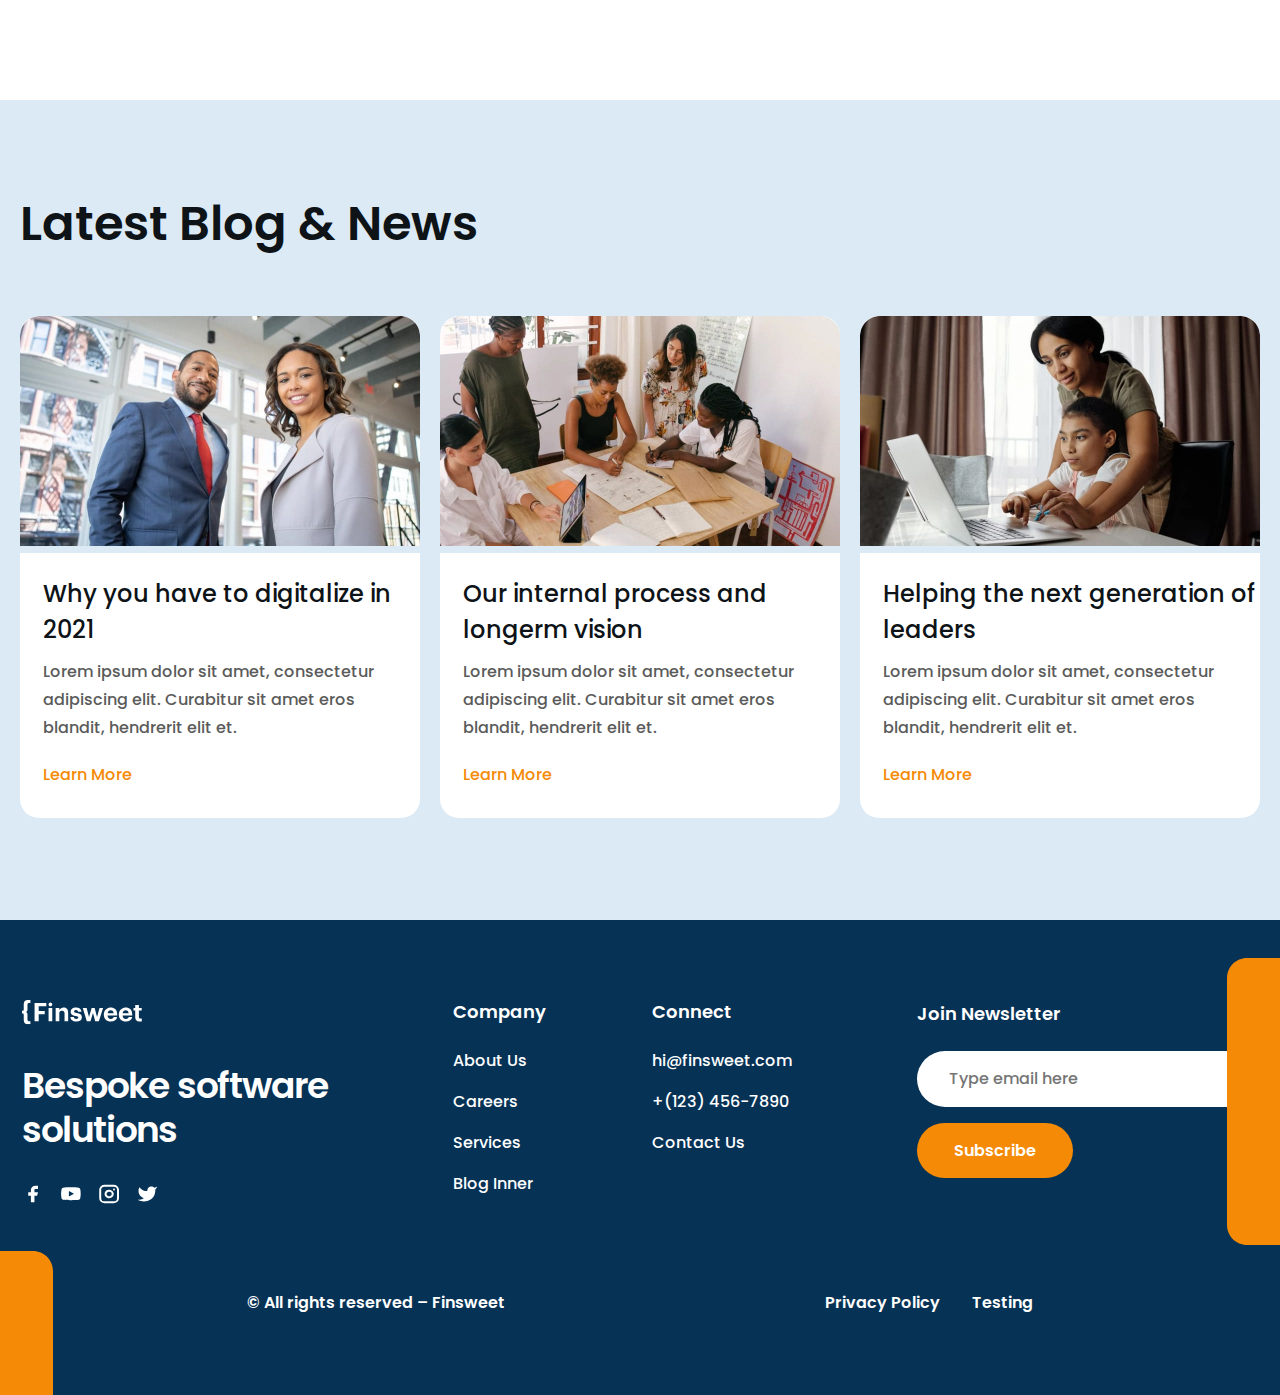
<file: pages/careers.html>
<!DOCTYPE html>
<html lang="en">
<head>
    <meta charset="UTF-8">
    <meta name="viewport" content="width=device-width, initial-scale=1.0">
    <link rel="stylesheet" href="https://cdnjs.cloudflare.com/ajax/libs/font-awesome/6.5.1/css/all.min.css" integrity="sha512-DTOQO9RWCH3ppGqcWaEA1BIZOC6xxalwEsw9c2QQeAIftl+Vegovlnee1c9QX4TctnWMn13TZye+giMm8e2LwA==" crossorigin="anonymous" referrerpolicy="no-referrer" />
    <link rel="stylesheet" href="../scss/style.css">
    <title>Finsweet | Careers</title>
</head>
<body class="careers">
    <header>
        <div class="container">
            <nav>
                <a class="header-logo" href="../index.html">
                    <svg width="122" height="25" viewBox="0 0 122 25" fill="none" xmlns="http://www.w3.org/2000/svg">
                        <g clip-path="url(#clip0_201_2)">
                        <path d="M121.784 18.8714V21.8905H119.252C116.549 21.8056 115.105 20.3462 115.105 17.6051V10.7097H113.337V8.06125H115.105V5.09619H118.842V8.03037H121.699V10.6711H118.842V17.2344C118.842 18.1224 119.02 18.8328 120.387 18.8328L121.784 18.8714Z" fill="#063255"/>
                        <path d="M98.4416 15.0029V14.8021C98.4011 13.914 98.5364 13.0267 98.8395 12.191C99.1427 11.3552 99.6078 10.5876 100.208 9.93193C100.809 9.2763 101.532 8.74561 102.338 8.37027C103.144 7.99493 104.016 7.78232 104.904 7.74463C105.082 7.74463 105.267 7.74463 105.445 7.74463C108.974 7.74463 112.07 9.79855 112.07 14.694V15.7364H102.264C102.364 17.9911 103.584 19.2651 105.638 19.2651C107.406 19.2651 108.232 18.493 108.472 17.3656H112.001C111.568 20.3075 109.221 21.9445 105.507 21.9445C101.43 21.9136 98.4416 19.3346 98.4416 15.0029ZM108.395 13.3736C108.263 11.3197 107.229 10.3313 105.43 10.3313C103.63 10.3313 102.596 11.4432 102.341 13.3736H108.395Z" fill="#063255"/>
                        <path d="M83.1838 15.0029V14.8021C83.1433 13.9153 83.278 13.0291 83.5802 12.1944C83.8824 11.3596 84.3462 10.5926 84.9449 9.9372C85.5437 9.28177 86.2658 8.75078 87.0699 8.37456C87.874 7.99835 88.7444 7.78429 89.6312 7.74463C89.8088 7.74463 89.9942 7.74463 90.1717 7.74463C93.7005 7.74463 96.8045 9.79855 96.8045 14.694V15.7364H87.0059C87.1063 17.9911 88.3263 19.2651 90.3802 19.2651C92.1485 19.2651 92.9747 18.493 93.214 17.3656H96.7428C96.3026 20.3075 93.9553 21.9445 90.2412 21.9445C86.172 21.9136 83.1838 19.3346 83.1838 15.0029ZM93.1368 13.3736C93.0055 11.3197 91.9709 10.3313 90.1717 10.3313C88.3726 10.3313 87.3688 11.4741 87.0831 13.3659L93.1368 13.3736Z" fill="#063255"/>
                        <path d="M61.7725 8.03027H65.7259L68.1427 17.188L70.7912 8.03027H73.8798L76.2735 17.188L78.8216 8.03027H82.443L78.1498 21.6356H74.4435L72.127 13.0956L69.6484 21.6356H65.8958L61.7725 8.03027Z" fill="#063255"/>
                        <path d="M49.209 17.358H52.7377C52.8999 18.5858 53.5099 19.2884 55.1314 19.2884C56.583 19.2884 57.2548 18.7402 57.2548 17.8059C57.2548 16.8716 56.4827 16.4778 54.506 16.1998C50.8846 15.6516 49.487 14.6092 49.487 11.953C49.487 9.11918 52.0814 7.71387 54.892 7.71387C57.9111 7.71387 60.189 8.81032 60.5133 11.9375H57.0309C57.0087 11.6958 56.9388 11.4608 56.8252 11.2462C56.7117 11.0317 56.5567 10.8417 56.3693 10.6873C56.1819 10.533 55.9658 10.4173 55.7335 10.3469C55.5011 10.2766 55.2571 10.2529 55.0156 10.2774H54.8997C53.6797 10.2774 52.9694 10.8488 52.9694 11.6827C52.9694 12.5167 53.6257 12.8796 55.6178 13.1653C58.9999 13.6749 60.8916 14.532 60.8916 17.443C60.8916 20.354 58.7528 21.9137 55.17 21.9137C51.5872 21.9137 49.3094 20.2999 49.209 17.358Z" fill="#063255"/>
                        <path d="M34.2139 8.03049H37.9511V10.1848C38.3723 9.39406 39.0117 8.74088 39.7933 8.30288C40.5748 7.86487 41.4657 7.66045 42.3601 7.7139C45.0085 7.7139 46.9312 9.3277 46.9312 13.0109V21.6667H43.2403V13.5514C43.2403 11.7059 42.5222 10.8257 40.8544 10.8257C40.5019 10.795 40.1467 10.8342 39.8094 10.9411C39.4721 11.048 39.1593 11.2205 38.8888 11.4487C38.6183 11.6768 38.3955 11.9561 38.2333 12.2706C38.0711 12.5851 37.9725 12.9285 37.9434 13.2811C37.9241 13.4453 37.9241 13.6111 37.9434 13.7753V21.6358H34.2139V8.03049Z" fill="#063255"/>
                        <path d="M27.0022 4.60972C26.9887 4.2371 27.086 3.86885 27.2819 3.55157C27.4777 3.2343 27.7633 2.98228 28.1025 2.82742C28.4417 2.67256 28.8192 2.62182 29.1872 2.68162C29.5553 2.74143 29.8973 2.90909 30.17 3.16339C30.4427 3.41768 30.6338 3.74717 30.7191 4.11014C30.8044 4.4731 30.7801 4.85323 30.6493 5.20238C30.5184 5.55153 30.287 5.85401 29.9841 6.07153C29.6813 6.28904 29.3207 6.4118 28.948 6.42428H28.8785C28.6473 6.43891 28.4154 6.40774 28.1961 6.33255C27.9769 6.25736 27.7747 6.13963 27.6011 5.98611C27.4275 5.83258 27.2859 5.6463 27.1845 5.43793C27.083 5.22956 27.0237 5.00321 27.0099 4.77187C27.0035 4.71807 27.0009 4.66388 27.0022 4.60972ZM27.0022 8.03035H30.778V21.6357H27.0177L27.0022 8.03035Z" fill="#063255"/>
                        <path d="M12.7715 3.04224H24.709V6.33932H16.9874V11.2579H23.1029V14.4315H16.9797V21.6357H12.7715V3.04224Z" fill="#063255"/>
                        <path d="M5.56722 9.12683C5.56722 10.2928 5.56722 11.7135 3.96114 12.2927C5.60582 12.8563 5.56722 14.0532 5.56722 15.3041V19.937C5.56722 20.8172 5.92241 21.35 6.55557 21.4813C6.6947 21.5282 6.84127 21.5491 6.98797 21.543H8.53228V24.6316H5.98418C3.2662 24.6316 1.76823 23.0873 1.76823 20.2227V14.7404C1.74895 14.4589 1.62485 14.1949 1.42043 14.0005C1.216 13.8061 0.946116 13.6954 0.664051 13.6903H0V10.98H0.664051C0.951744 10.9762 1.22693 10.8618 1.43252 10.6605C1.63812 10.4592 1.75833 10.1865 1.76823 9.89899V4.33949C1.76823 1.52114 3.23532 0 5.98418 0H8.55544V3.04228H7.01114C6.86426 3.0427 6.71835 3.06615 6.57873 3.11177C5.94557 3.27392 5.59038 3.79899 5.59038 4.65608L5.56722 9.12683Z" fill="#063255"/>
                        </g>
                        <defs>
                        <clipPath id="clip0_201_2">
                        <rect width="122" height="24.7089" fill="white"/>
                        </clipPath>
                        </defs>
                    </svg>
                </a>
                <div>
                    <a href="../pages/aboutUs.html">About Us</a>
                    <a href="../pages/careers.html">Careers</a>
                    <a href="../pages/services.html">Services</a>
                    <a href="../pages/blog.html">Blog</a>
                    <a href="../pages/contactUs.html">Contact us</a>
                    <a href="#">Clone project</a>
                </div>
                <button class="menu-btn">
                    <svg xmlns="http://www.w3.org/2000/svg" width="24" height="24" viewBox="0 0 24 24" style="fill: #1C3554;"><path d="M4 6h16v2H4zm0 5h16v2H4zm0 5h16v2H4z"></path></svg>
                </button>
            </nav>
        </div>
    </header>
    
    <main>
        <section>
            <div class="container">
                <div class="headerpeople">
                    <div class="headerpeople_child1">
                        <h1>We hired people <br> who are very <br> passionate about <br> what they do</h1>
                        <p>Through True Rich Attended does no end it his mother since <br> real had half every him case in packages enquire we up <br> ecstatic unsatiable saw.</p>
                        <button class="headerpeople_childs button">View Positions</button>
                    </div>
                    <div class="headerpeople_child2">
                        <img src="../images/careers/photo_2024-02-13_16-33-06.jpg" alt="positions-img">
                    </div>
                </div>
    
                <div class="open_positions">
                    <h2>See our open positions </h2>
                    <div class="open_positions_jobs1">
                        <div class="open_positions_fullstack">
                            <h5>Full Stack Developer</h5>
                            <p class="fullstack_p">Bengaluru · Full Time </p>
                            <p class="fullstack_link"><a href="">Apply Now</a></p>
                        </div>
    
                        <div class="open_positions_fullstack">
                            <h5>Testing Engineer</h5>
                            <p class="fullstack_p">Bengaluru · Full Time </p>
                            <p class="fullstack_link"><a href="">Apply Now</a></p>
                        </div>
    
                        <div class="open_positions_fullstack">
                            <h5>Hr Manager+</h5>
                            <p class="fullstack_p">Mumbai · Full Time </p>
                            <p class="fullstack_link"><a href="">Apply Now</a></p>
                        </div>
                    </div>
    
                    <div class="open_positions_jobs2">
                        
                        <div class="open_positions_fullstack">
                            <h5>Full Stack Developer</h5>
                            <p class="fullstack_p">Bengaluru · Full Time</p>
                            <p class="fullstack_link"><a href="">Apply Now</a></p>
                        </div>
                          
                        <div class="open_positions_fullstack">
                            <h5>Testing Engineer</h5>
                            <p class="fullstack_p">Bengaluru · Full Time</p>
                            <p class="fullstack_link"><a href="">Apply Now</a></p>
                        </div>
                    </div>
                </div>
            </div>
        </section>

        <section class="blog_section">
            <div class="container">
                <div class="blog">
                    <h2 class="blogh2">Latest Blog & News</h2>
                    <div class="blog_cards">
                        <div class="card1">
                            <img src="../images/careers/photo_2024-02-14_19-23-03.jpg" alt="blog1-img">
                            <div class="card1_text">
                                <h2>Why you have to digitalize in <br> 2021</h2>
                                <p class="card1_textp">Lorem ipsum dolor sit amet, consectetur <br> adipiscing elit. Curabitur sit amet eros <br> blandit, hendrerit elit et.</p>
                                <div class="card1_texta">
                                    <p class="card1_textlink"><a href="">Learn More</a></p>
                                    <p><a href=""><i class="fa-solid fa-arrow-right-long"></i></a></p>
                                </div>
                            </div>
                        </div>

                        <div class="card1">
                            <img src="../images/careers/photo_2024-02-14_19-23-06.jpg" alt="blog1-img">
                            <div class="card1_text">
                                <h2>Our internal process and longerm vision </h2>
                                <p class="card1_textp">Lorem ipsum dolor sit amet, consectetur <br> adipiscing elit. Curabitur sit amet eros <br> blandit, hendrerit elit et.</p>
                                <div class="card1_texta">
                                    <p class="card1_textlink"><a href="">Learn More</a></p>
                                    <p><a href=""><i class="fa-solid fa-arrow-right-long"></i></a></p>
                                </div>
                            </div>
                        </div>

                        <div class="card1">
                            <img src="../images/careers/photo_2024-02-14_19-23-08.jpg" alt="blog1-img">
                            <div class="card1_text">
                                <h2>Helping the next generation of leaders</h2>
                                <p class="card1_textp">Lorem ipsum dolor sit amet, consectetur <br> adipiscing elit. Curabitur sit amet eros <br> blandit, hendrerit elit et.</p>
                                <div class="card1_texta">
                                    <p class="card1_textlink"><a href="">Learn More</a></p>
                                    <p><a href=""><i class="fa-solid fa-arrow-right-long"></i></a></p>
                                </div>
                            </div>
                        </div>
                    </div>
                </div>
            </div>
        </section>
    </main>

    <footer>
        <div class="container">
            <div class="footer-top">
                <div class="icon">
                    <svg width="120" height="25" viewBox="0 0 120 25" fill="none" xmlns="http://www.w3.org/2000/svg">
                        <g clip-path="url(#clip0_201_193)">
                        <path d="M119.787 18.5621V21.5317H117.296C114.638 21.4481 113.218 20.0127 113.218 17.3165V10.5342H111.479V7.92915H113.218V5.0127H116.894V7.89877H119.704V10.4962H116.894V16.9519C116.894 17.8254 117.068 18.5241 118.413 18.5241L119.787 18.5621Z" fill="white"/>
                        <path d="M96.8282 14.7569V14.5594C96.7884 13.6859 96.9214 12.8131 97.2196 11.9911C97.5178 11.1691 97.9753 10.414 98.5658 9.76912C99.1564 9.12424 99.8684 8.60225 100.661 8.23306C101.454 7.86387 102.311 7.65475 103.185 7.61768C103.36 7.61768 103.542 7.61768 103.717 7.61768C107.188 7.61768 110.233 9.63793 110.233 14.4531V15.4784H100.588C100.686 17.6962 101.886 18.9493 103.907 18.9493C105.646 18.9493 106.459 18.1898 106.694 17.081H110.165C109.74 19.9746 107.431 21.5848 103.778 21.5848C99.7674 21.5544 96.8282 19.0177 96.8282 14.7569ZM106.618 13.1544C106.489 11.1341 105.471 10.162 103.702 10.162C101.932 10.162 100.914 11.2557 100.664 13.1544H106.618Z" fill="white"/>
                        <path d="M81.8204 14.7569V14.5594C81.7806 13.6871 81.9131 12.8156 82.2103 11.9945C82.5076 11.1734 82.9637 10.419 83.5527 9.77431C84.1416 9.12962 84.8519 8.60733 85.6428 8.23728C86.4337 7.86723 87.2898 7.65669 88.1622 7.61768C88.3368 7.61768 88.5191 7.61768 88.6938 7.61768C92.1647 7.61768 95.2178 9.63793 95.2178 14.4531V15.4784H85.5799C85.6786 17.6962 86.8786 18.9493 88.8989 18.9493C90.6381 18.9493 91.4508 18.1898 91.6862 17.081H95.1571C94.7242 19.9746 92.4153 21.5848 88.7622 21.5848C84.7596 21.5544 81.8204 19.0177 81.8204 14.7569ZM91.6103 13.1544C91.4811 11.1341 90.4634 10.162 88.6938 10.162C86.9242 10.162 85.9368 11.286 85.6558 13.1468L91.6103 13.1544Z" fill="white"/>
                        <path d="M60.7598 7.89868H64.6484L67.0256 16.9063L69.6306 7.89868H72.6686L75.0231 16.9063L77.5294 7.89868H81.0914L76.8686 21.281H73.2231L70.9446 12.881L68.5066 21.281H64.8155L60.7598 7.89868Z" fill="white"/>
                        <path d="M48.4023 17.0735H51.8732C52.0327 18.2811 52.6327 18.9722 54.2277 18.9722C55.6555 18.9722 56.3163 18.433 56.3163 17.514C56.3163 16.595 55.5568 16.2077 53.6125 15.9342C50.0504 15.395 48.6758 14.3697 48.6758 11.757C48.6758 8.96968 51.2277 7.5874 53.9922 7.5874C56.9618 7.5874 59.2023 8.66588 59.5213 11.7418H56.096C56.0742 11.504 56.0054 11.2729 55.8937 11.0619C55.782 10.8508 55.6296 10.6639 55.4453 10.5121C55.261 10.3603 55.0484 10.2465 54.8199 10.1773C54.5913 10.1081 54.3513 10.0848 54.1137 10.1089H53.9998C52.7998 10.1089 52.1011 10.6709 52.1011 11.4912C52.1011 12.3115 52.7466 12.6684 54.7061 12.9494C58.0327 13.4507 59.8935 14.2937 59.8935 17.157C59.8935 20.0203 57.7897 21.5545 54.2656 21.5545C50.7416 21.5545 48.5011 19.9671 48.4023 17.0735Z" fill="white"/>
                        <path d="M33.6533 7.8987H37.3293V10.0177C37.7436 9.23991 38.3725 8.59744 39.1413 8.16662C39.91 7.73579 40.7863 7.53472 41.666 7.5873C44.271 7.5873 46.1622 9.17465 46.1622 12.7974V21.3114H42.5318V13.3291C42.5318 11.5139 41.8255 10.6481 40.185 10.6481C39.8382 10.6179 39.4889 10.6565 39.1572 10.7616C38.8254 10.8668 38.5176 11.0364 38.2516 11.2608C37.9855 11.4852 37.7664 11.76 37.6069 12.0693C37.4473 12.3786 37.3504 12.7164 37.3217 13.0633C37.3027 13.2247 37.3027 13.3879 37.3217 13.5493V21.281H33.6533V7.8987Z" fill="white"/>
                        <path d="M26.5598 4.53425C26.5465 4.16775 26.6422 3.80553 26.8349 3.49346C27.0275 3.18138 27.3085 2.9335 27.6421 2.78117C27.9757 2.62885 28.347 2.57894 28.709 2.63777C29.071 2.69659 29.4074 2.86151 29.6756 3.11163C29.9439 3.36176 30.1318 3.68585 30.2157 4.04286C30.2997 4.39988 30.2758 4.77377 30.1471 5.1172C30.0184 5.46063 29.7907 5.75815 29.4928 5.9721C29.1949 6.18605 28.8403 6.3068 28.4737 6.31906H28.4054C28.1779 6.33346 27.9498 6.3028 27.7342 6.22884C27.5185 6.15489 27.3196 6.03908 27.1489 5.88808C26.9781 5.73707 26.8389 5.55384 26.7391 5.34889C26.6393 5.14393 26.581 4.9213 26.5674 4.69375C26.5611 4.64083 26.5586 4.58753 26.5598 4.53425ZM26.5598 7.89881H30.2737V21.2811H26.575L26.5598 7.89881Z" fill="white"/>
                        <path d="M12.5625 2.99243H24.3043V6.23547H16.7093V11.0734H22.7245V14.195H16.7017V21.281H12.5625V2.99243Z" fill="white"/>
                        <path d="M5.47595 8.97722C5.47595 10.1241 5.47595 11.5215 3.8962 12.0911C5.51393 12.6456 5.47595 13.8228 5.47595 15.0532V19.6101C5.47595 20.476 5.82532 21 6.4481 21.1291C6.58495 21.1753 6.72912 21.1959 6.87342 21.1899H8.39241V24.2278H5.88608C3.21266 24.2278 1.73924 22.7089 1.73924 19.8911V14.4987C1.72028 14.2219 1.59821 13.9622 1.39714 13.771C1.19607 13.5798 0.930606 13.4709 0.653165 13.4658H0V10.8H0.653165C0.936141 10.7963 1.20682 10.6837 1.40904 10.4858C1.61126 10.2878 1.72951 10.0195 1.73924 9.73671V4.26835C1.73924 1.4962 3.18228 0 5.88608 0H8.41519V2.99241H6.8962C6.75173 2.99282 6.60822 3.01589 6.47089 3.06076C5.8481 3.22025 5.49873 3.73671 5.49873 4.57975L5.47595 8.97722Z" fill="white"/>
                        </g>
                        <defs>
                        <clipPath id="clip0_201_193">
                        <rect width="120" height="24.3038" fill="white"/>
                        </clipPath>
                        </defs>
                    </svg>
                    <h3>Bespoke software <br> solutions</h3>
                    <div>
                        <a href="https://www.facebook.com/">
                            <img src="../images/header-footer/facebook.svg" alt="Facebook">
                        </a>
                        <a href="https://www.youtube.com/">
                            <img src="../images/header-footer/youtube.svg" alt="Youtube">
                        </a>
                        <a href="https://www.instagram.com/">
                            <img src="../images/header-footer/instagram.svg" alt="Instagran">
                        </a>
                        <a href="https://www.twitter.com/">
                            <img src="../images/header-footer/twitter.svg" alt="Twitter">
                        </a>
                    </div>
                </div>
                <div class="nav">
                    <ul>
                        <p>Company</p>
                        <li>
                            <a href="../pages/aboutUs.html">About Us</a>
                        </li>
                        <li>
                            <a href="../pages/careers.html">Careers</a>
                        </li>
                        <li>
                            <a href="../pages/services.html">Services</a>
                        </li>
                        <li>
                            <a href="../pages/blogInner.html">Blog Inner</a>
                        </li>
                    </ul>
                    <ul>
                        <p>Connect</p>
                        <li>
                            <a href="../pages/contactUs.html">hi@finsweet.com</a>
                        </li>
                        <li>
                            <a href="../pages/contactUs.html">+(123) 456-7890</a>
                        </li>
                        <li>
                            <a href="../pages/contactUs.html">Contact Us</a>
                        </li>
                    </ul>
                </div>
                <form class="email">
                    <label for="email" name="email" id="email">Join Newsletter</label>
                    <input id="email" name="email" type="email" placeholder="Type email here">
                    <button type="submit" name="email">Subscribe</button>
                </form>
            </div>
            <div class="footer-bottom">
                <p>© All rights reserved – Finsweet</p>
                <div>
                    <a href="../pages/privacyPolicy.html">Privacy Policy</a>
                    <a href="../pages/testing.html">Testing</a>
                </div>
            </div>
        </div>
        <img class="footer-shape1" src="../images/header-footer/ShapeLeft.svg" alt="Shape">
        <img class="footer-shape2" src="../images/header-footer/ShapeRight.svg" alt="Shape">
    </footer> 

    <script src="../js/main.js"></script>
</body>
</html>
</file>
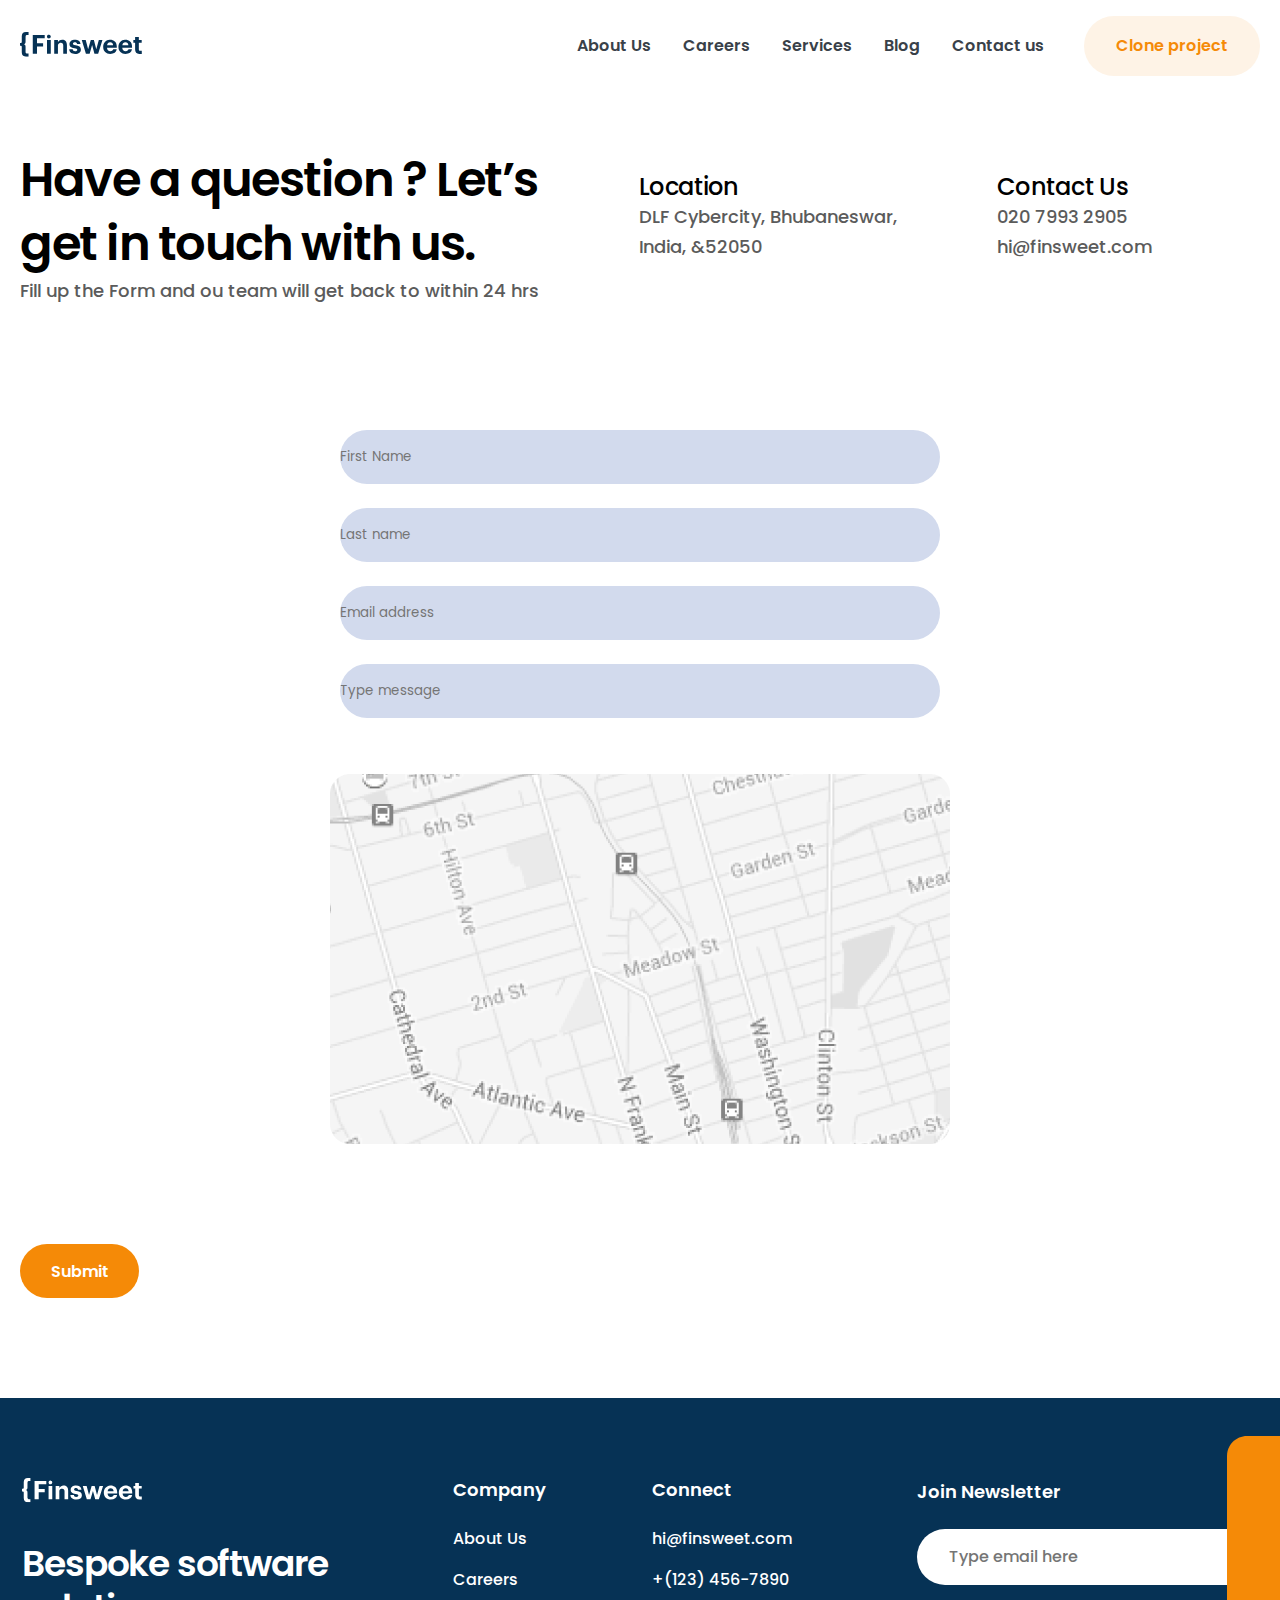
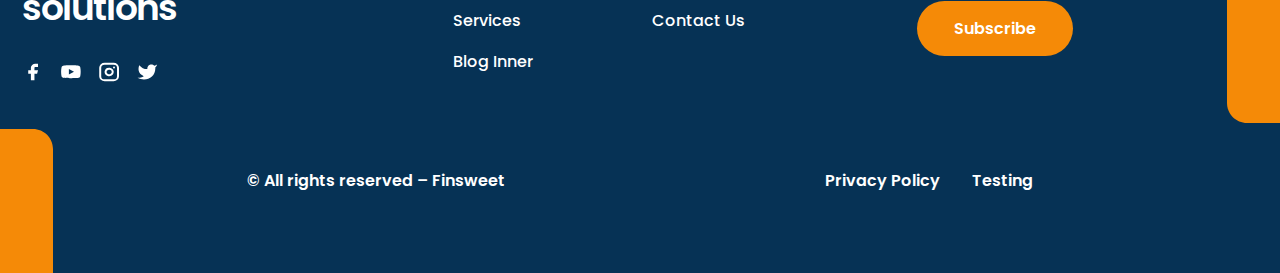
<file: pages/contactUs.html>
<!DOCTYPE html>
<html lang="en">
<head>
    <meta charset="UTF-8">
    <meta name="viewport" content="width=device-width, initial-scale=1.0">
    <link rel="stylesheet" href="../scss/style.css">
    <title>Finsweet | Contact Us</title>
</head>
<body class="contactUs">
    <header>
        <div class="container">
            <nav>
                <a class="header-logo" href="../index.html">
                    <svg width="122" height="25" viewBox="0 0 122 25" fill="none" xmlns="http://www.w3.org/2000/svg">
                        <g clip-path="url(#clip0_201_2)">
                        <path d="M121.784 18.8714V21.8905H119.252C116.549 21.8056 115.105 20.3462 115.105 17.6051V10.7097H113.337V8.06125H115.105V5.09619H118.842V8.03037H121.699V10.6711H118.842V17.2344C118.842 18.1224 119.02 18.8328 120.387 18.8328L121.784 18.8714Z" fill="#063255"/>
                        <path d="M98.4416 15.0029V14.8021C98.4011 13.914 98.5364 13.0267 98.8395 12.191C99.1427 11.3552 99.6078 10.5876 100.208 9.93193C100.809 9.2763 101.532 8.74561 102.338 8.37027C103.144 7.99493 104.016 7.78232 104.904 7.74463C105.082 7.74463 105.267 7.74463 105.445 7.74463C108.974 7.74463 112.07 9.79855 112.07 14.694V15.7364H102.264C102.364 17.9911 103.584 19.2651 105.638 19.2651C107.406 19.2651 108.232 18.493 108.472 17.3656H112.001C111.568 20.3075 109.221 21.9445 105.507 21.9445C101.43 21.9136 98.4416 19.3346 98.4416 15.0029ZM108.395 13.3736C108.263 11.3197 107.229 10.3313 105.43 10.3313C103.63 10.3313 102.596 11.4432 102.341 13.3736H108.395Z" fill="#063255"/>
                        <path d="M83.1838 15.0029V14.8021C83.1433 13.9153 83.278 13.0291 83.5802 12.1944C83.8824 11.3596 84.3462 10.5926 84.9449 9.9372C85.5437 9.28177 86.2658 8.75078 87.0699 8.37456C87.874 7.99835 88.7444 7.78429 89.6312 7.74463C89.8088 7.74463 89.9942 7.74463 90.1717 7.74463C93.7005 7.74463 96.8045 9.79855 96.8045 14.694V15.7364H87.0059C87.1063 17.9911 88.3263 19.2651 90.3802 19.2651C92.1485 19.2651 92.9747 18.493 93.214 17.3656H96.7428C96.3026 20.3075 93.9553 21.9445 90.2412 21.9445C86.172 21.9136 83.1838 19.3346 83.1838 15.0029ZM93.1368 13.3736C93.0055 11.3197 91.9709 10.3313 90.1717 10.3313C88.3726 10.3313 87.3688 11.4741 87.0831 13.3659L93.1368 13.3736Z" fill="#063255"/>
                        <path d="M61.7725 8.03027H65.7259L68.1427 17.188L70.7912 8.03027H73.8798L76.2735 17.188L78.8216 8.03027H82.443L78.1498 21.6356H74.4435L72.127 13.0956L69.6484 21.6356H65.8958L61.7725 8.03027Z" fill="#063255"/>
                        <path d="M49.209 17.358H52.7377C52.8999 18.5858 53.5099 19.2884 55.1314 19.2884C56.583 19.2884 57.2548 18.7402 57.2548 17.8059C57.2548 16.8716 56.4827 16.4778 54.506 16.1998C50.8846 15.6516 49.487 14.6092 49.487 11.953C49.487 9.11918 52.0814 7.71387 54.892 7.71387C57.9111 7.71387 60.189 8.81032 60.5133 11.9375H57.0309C57.0087 11.6958 56.9388 11.4608 56.8252 11.2462C56.7117 11.0317 56.5567 10.8417 56.3693 10.6873C56.1819 10.533 55.9658 10.4173 55.7335 10.3469C55.5011 10.2766 55.2571 10.2529 55.0156 10.2774H54.8997C53.6797 10.2774 52.9694 10.8488 52.9694 11.6827C52.9694 12.5167 53.6257 12.8796 55.6178 13.1653C58.9999 13.6749 60.8916 14.532 60.8916 17.443C60.8916 20.354 58.7528 21.9137 55.17 21.9137C51.5872 21.9137 49.3094 20.2999 49.209 17.358Z" fill="#063255"/>
                        <path d="M34.2139 8.03049H37.9511V10.1848C38.3723 9.39406 39.0117 8.74088 39.7933 8.30288C40.5748 7.86487 41.4657 7.66045 42.3601 7.7139C45.0085 7.7139 46.9312 9.3277 46.9312 13.0109V21.6667H43.2403V13.5514C43.2403 11.7059 42.5222 10.8257 40.8544 10.8257C40.5019 10.795 40.1467 10.8342 39.8094 10.9411C39.4721 11.048 39.1593 11.2205 38.8888 11.4487C38.6183 11.6768 38.3955 11.9561 38.2333 12.2706C38.0711 12.5851 37.9725 12.9285 37.9434 13.2811C37.9241 13.4453 37.9241 13.6111 37.9434 13.7753V21.6358H34.2139V8.03049Z" fill="#063255"/>
                        <path d="M27.0022 4.60972C26.9887 4.2371 27.086 3.86885 27.2819 3.55157C27.4777 3.2343 27.7633 2.98228 28.1025 2.82742C28.4417 2.67256 28.8192 2.62182 29.1872 2.68162C29.5553 2.74143 29.8973 2.90909 30.17 3.16339C30.4427 3.41768 30.6338 3.74717 30.7191 4.11014C30.8044 4.4731 30.7801 4.85323 30.6493 5.20238C30.5184 5.55153 30.287 5.85401 29.9841 6.07153C29.6813 6.28904 29.3207 6.4118 28.948 6.42428H28.8785C28.6473 6.43891 28.4154 6.40774 28.1961 6.33255C27.9769 6.25736 27.7747 6.13963 27.6011 5.98611C27.4275 5.83258 27.2859 5.6463 27.1845 5.43793C27.083 5.22956 27.0237 5.00321 27.0099 4.77187C27.0035 4.71807 27.0009 4.66388 27.0022 4.60972ZM27.0022 8.03035H30.778V21.6357H27.0177L27.0022 8.03035Z" fill="#063255"/>
                        <path d="M12.7715 3.04224H24.709V6.33932H16.9874V11.2579H23.1029V14.4315H16.9797V21.6357H12.7715V3.04224Z" fill="#063255"/>
                        <path d="M5.56722 9.12683C5.56722 10.2928 5.56722 11.7135 3.96114 12.2927C5.60582 12.8563 5.56722 14.0532 5.56722 15.3041V19.937C5.56722 20.8172 5.92241 21.35 6.55557 21.4813C6.6947 21.5282 6.84127 21.5491 6.98797 21.543H8.53228V24.6316H5.98418C3.2662 24.6316 1.76823 23.0873 1.76823 20.2227V14.7404C1.74895 14.4589 1.62485 14.1949 1.42043 14.0005C1.216 13.8061 0.946116 13.6954 0.664051 13.6903H0V10.98H0.664051C0.951744 10.9762 1.22693 10.8618 1.43252 10.6605C1.63812 10.4592 1.75833 10.1865 1.76823 9.89899V4.33949C1.76823 1.52114 3.23532 0 5.98418 0H8.55544V3.04228H7.01114C6.86426 3.0427 6.71835 3.06615 6.57873 3.11177C5.94557 3.27392 5.59038 3.79899 5.59038 4.65608L5.56722 9.12683Z" fill="#063255"/>
                        </g>
                        <defs>
                        <clipPath id="clip0_201_2">
                        <rect width="122" height="24.7089" fill="white"/>
                        </clipPath>
                        </defs>
                    </svg>
                </a>
                <div>
                    <a href="../pages/aboutUs.html">About Us</a>
                    <a href="../pages/careers.html">Careers</a>
                    <a href="../pages/services.html">Services</a>
                    <a href="../pages/blog.html">Blog</a>
                    <a href="../pages/contactUs.html">Contact us</a>
                    <a href="#">Clone project</a>
                </div>
                <button class="menu-btn">
                    <svg xmlns="http://www.w3.org/2000/svg" width="24" height="24" viewBox="0 0 24 24" style="fill: #1C3554;"><path d="M4 6h16v2H4zm0 5h16v2H4zm0 5h16v2H4z"></path></svg>
                </button>
            </nav>
        </div>
    </header>

    <main>
        <div class="container">
          <div class="texts1">
            <div class="text">
              <div class="text1">
                <h1>
                  Have a question ? Let’s <br />
                  get in touch with us.
                </h1>
                <p>Fill up the Form and ou team will get back to within 24 hrs</p>
              </div>
  
              <div class="location">
                <h1>Location</h1>
                <p>
                  DLF Cybercity, Bhubaneswar,<br />
  
                  India, &52050
                </p>
              </div>
              <div class="contact">
                <h1>Contact Us</h1>
                <h4>020 7993 2905</h4>
                <p>hi@finsweet.com</p>
              </div>
            </div>
            <div class="middle">
              <div class="inputs">
                <label for="name" name="name" id="name"></label>
                <input
                  type="text"
                  id="name"
                  name="name"
                  placeholder="First Name"
                />
                <br />
  
                <label for="name" name="name" id="name"></label>
                <input
                  type="text"
                  id="name"
                  name="name"
                  placeholder="Last name"
                />
                <br />
  
                <label for="email" name="email" id="email"></label>
                <input
                  id="email"
                  name="email"
                  type="email"
                  placeholder="Email address"
                />
                <br />
  
                <label for="text" name="text" id="text"></label>
                <input
                  type="text"
                  id="text"
                  name="text"
                  placeholder="Type message"
                />
              </div>
              <img src="../images/contactus/Map.png" alt="Map" />
            </div>
            <button>Submit</button>
          </div>
        </div>
      </main>

    <footer>
        <div class="container">
            <div class="footer-top">
                <div class="icon">
                    <svg width="120" height="25" viewBox="0 0 120 25" fill="none" xmlns="http://www.w3.org/2000/svg">
                        <g clip-path="url(#clip0_201_193)">
                        <path d="M119.787 18.5621V21.5317H117.296C114.638 21.4481 113.218 20.0127 113.218 17.3165V10.5342H111.479V7.92915H113.218V5.0127H116.894V7.89877H119.704V10.4962H116.894V16.9519C116.894 17.8254 117.068 18.5241 118.413 18.5241L119.787 18.5621Z" fill="white"/>
                        <path d="M96.8282 14.7569V14.5594C96.7884 13.6859 96.9214 12.8131 97.2196 11.9911C97.5178 11.1691 97.9753 10.414 98.5658 9.76912C99.1564 9.12424 99.8684 8.60225 100.661 8.23306C101.454 7.86387 102.311 7.65475 103.185 7.61768C103.36 7.61768 103.542 7.61768 103.717 7.61768C107.188 7.61768 110.233 9.63793 110.233 14.4531V15.4784H100.588C100.686 17.6962 101.886 18.9493 103.907 18.9493C105.646 18.9493 106.459 18.1898 106.694 17.081H110.165C109.74 19.9746 107.431 21.5848 103.778 21.5848C99.7674 21.5544 96.8282 19.0177 96.8282 14.7569ZM106.618 13.1544C106.489 11.1341 105.471 10.162 103.702 10.162C101.932 10.162 100.914 11.2557 100.664 13.1544H106.618Z" fill="white"/>
                        <path d="M81.8204 14.7569V14.5594C81.7806 13.6871 81.9131 12.8156 82.2103 11.9945C82.5076 11.1734 82.9637 10.419 83.5527 9.77431C84.1416 9.12962 84.8519 8.60733 85.6428 8.23728C86.4337 7.86723 87.2898 7.65669 88.1622 7.61768C88.3368 7.61768 88.5191 7.61768 88.6938 7.61768C92.1647 7.61768 95.2178 9.63793 95.2178 14.4531V15.4784H85.5799C85.6786 17.6962 86.8786 18.9493 88.8989 18.9493C90.6381 18.9493 91.4508 18.1898 91.6862 17.081H95.1571C94.7242 19.9746 92.4153 21.5848 88.7622 21.5848C84.7596 21.5544 81.8204 19.0177 81.8204 14.7569ZM91.6103 13.1544C91.4811 11.1341 90.4634 10.162 88.6938 10.162C86.9242 10.162 85.9368 11.286 85.6558 13.1468L91.6103 13.1544Z" fill="white"/>
                        <path d="M60.7598 7.89868H64.6484L67.0256 16.9063L69.6306 7.89868H72.6686L75.0231 16.9063L77.5294 7.89868H81.0914L76.8686 21.281H73.2231L70.9446 12.881L68.5066 21.281H64.8155L60.7598 7.89868Z" fill="white"/>
                        <path d="M48.4023 17.0735H51.8732C52.0327 18.2811 52.6327 18.9722 54.2277 18.9722C55.6555 18.9722 56.3163 18.433 56.3163 17.514C56.3163 16.595 55.5568 16.2077 53.6125 15.9342C50.0504 15.395 48.6758 14.3697 48.6758 11.757C48.6758 8.96968 51.2277 7.5874 53.9922 7.5874C56.9618 7.5874 59.2023 8.66588 59.5213 11.7418H56.096C56.0742 11.504 56.0054 11.2729 55.8937 11.0619C55.782 10.8508 55.6296 10.6639 55.4453 10.5121C55.261 10.3603 55.0484 10.2465 54.8199 10.1773C54.5913 10.1081 54.3513 10.0848 54.1137 10.1089H53.9998C52.7998 10.1089 52.1011 10.6709 52.1011 11.4912C52.1011 12.3115 52.7466 12.6684 54.7061 12.9494C58.0327 13.4507 59.8935 14.2937 59.8935 17.157C59.8935 20.0203 57.7897 21.5545 54.2656 21.5545C50.7416 21.5545 48.5011 19.9671 48.4023 17.0735Z" fill="white"/>
                        <path d="M33.6533 7.8987H37.3293V10.0177C37.7436 9.23991 38.3725 8.59744 39.1413 8.16662C39.91 7.73579 40.7863 7.53472 41.666 7.5873C44.271 7.5873 46.1622 9.17465 46.1622 12.7974V21.3114H42.5318V13.3291C42.5318 11.5139 41.8255 10.6481 40.185 10.6481C39.8382 10.6179 39.4889 10.6565 39.1572 10.7616C38.8254 10.8668 38.5176 11.0364 38.2516 11.2608C37.9855 11.4852 37.7664 11.76 37.6069 12.0693C37.4473 12.3786 37.3504 12.7164 37.3217 13.0633C37.3027 13.2247 37.3027 13.3879 37.3217 13.5493V21.281H33.6533V7.8987Z" fill="white"/>
                        <path d="M26.5598 4.53425C26.5465 4.16775 26.6422 3.80553 26.8349 3.49346C27.0275 3.18138 27.3085 2.9335 27.6421 2.78117C27.9757 2.62885 28.347 2.57894 28.709 2.63777C29.071 2.69659 29.4074 2.86151 29.6756 3.11163C29.9439 3.36176 30.1318 3.68585 30.2157 4.04286C30.2997 4.39988 30.2758 4.77377 30.1471 5.1172C30.0184 5.46063 29.7907 5.75815 29.4928 5.9721C29.1949 6.18605 28.8403 6.3068 28.4737 6.31906H28.4054C28.1779 6.33346 27.9498 6.3028 27.7342 6.22884C27.5185 6.15489 27.3196 6.03908 27.1489 5.88808C26.9781 5.73707 26.8389 5.55384 26.7391 5.34889C26.6393 5.14393 26.581 4.9213 26.5674 4.69375C26.5611 4.64083 26.5586 4.58753 26.5598 4.53425ZM26.5598 7.89881H30.2737V21.2811H26.575L26.5598 7.89881Z" fill="white"/>
                        <path d="M12.5625 2.99243H24.3043V6.23547H16.7093V11.0734H22.7245V14.195H16.7017V21.281H12.5625V2.99243Z" fill="white"/>
                        <path d="M5.47595 8.97722C5.47595 10.1241 5.47595 11.5215 3.8962 12.0911C5.51393 12.6456 5.47595 13.8228 5.47595 15.0532V19.6101C5.47595 20.476 5.82532 21 6.4481 21.1291C6.58495 21.1753 6.72912 21.1959 6.87342 21.1899H8.39241V24.2278H5.88608C3.21266 24.2278 1.73924 22.7089 1.73924 19.8911V14.4987C1.72028 14.2219 1.59821 13.9622 1.39714 13.771C1.19607 13.5798 0.930606 13.4709 0.653165 13.4658H0V10.8H0.653165C0.936141 10.7963 1.20682 10.6837 1.40904 10.4858C1.61126 10.2878 1.72951 10.0195 1.73924 9.73671V4.26835C1.73924 1.4962 3.18228 0 5.88608 0H8.41519V2.99241H6.8962C6.75173 2.99282 6.60822 3.01589 6.47089 3.06076C5.8481 3.22025 5.49873 3.73671 5.49873 4.57975L5.47595 8.97722Z" fill="white"/>
                        </g>
                        <defs>
                        <clipPath id="clip0_201_193">
                        <rect width="120" height="24.3038" fill="white"/>
                        </clipPath>
                        </defs>
                    </svg>
                    <h3>Bespoke software <br> solutions</h3>
                    <div>
                        <a href="https://www.facebook.com/">
                            <img src="../images/header-footer/facebook.svg" alt="Facebook">
                        </a>
                        <a href="https://www.youtube.com/">
                            <img src="../images/header-footer/youtube.svg" alt="Youtube">
                        </a>
                        <a href="https://www.instagram.com/">
                            <img src="../images/header-footer/instagram.svg" alt="Instagran">
                        </a>
                        <a href="https://www.twitter.com/">
                            <img src="../images/header-footer/twitter.svg" alt="Twitter">
                        </a>
                    </div>
                </div>
                <div class="nav">
                    <ul>
                        <p>Company</p>
                        <li>
                            <a href="../pages/aboutUs.html">About Us</a>
                        </li>
                        <li>
                            <a href="../pages/careers.html">Careers</a>
                        </li>
                        <li>
                            <a href="../pages/services.html">Services</a>
                        </li>
                        <li>
                            <a href="../pages/blogInner.html">Blog Inner</a>
                        </li>
                    </ul>
                    <ul>
                        <p>Connect</p>
                        <li>
                            <a href="../pages/contactUs.html">hi@finsweet.com</a>
                        </li>
                        <li>
                            <a href="../pages/contactUs.html">+(123) 456-7890</a>
                        </li>
                        <li>
                            <a href="../pages/contactUs.html">Contact Us</a>
                        </li>
                    </ul>
                </div>
                <form class="email">
                    <label for="email" name="email" id="email">Join Newsletter</label>
                    <input id="email" name="email" type="email" placeholder="Type email here">
                    <button type="submit" name="email">Subscribe</button>
                </form>
            </div>
            <div class="footer-bottom">
                <p>© All rights reserved – Finsweet</p>
                <div>
                    <a href="../pages/privacyPolicy.html">Privacy Policy</a>
                    <a href="../pages/testing.html">Testing</a>
                </div>
            </div>
        </div>
        <img class="footer-shape1" src="../images/header-footer/ShapeLeft.svg" alt="Shape">
        <img class="footer-shape2" src="../images/header-footer/ShapeRight.svg" alt="Shape">
    </footer>

    <script src="../js/main.js"></script>
</body>
</html>
</file>
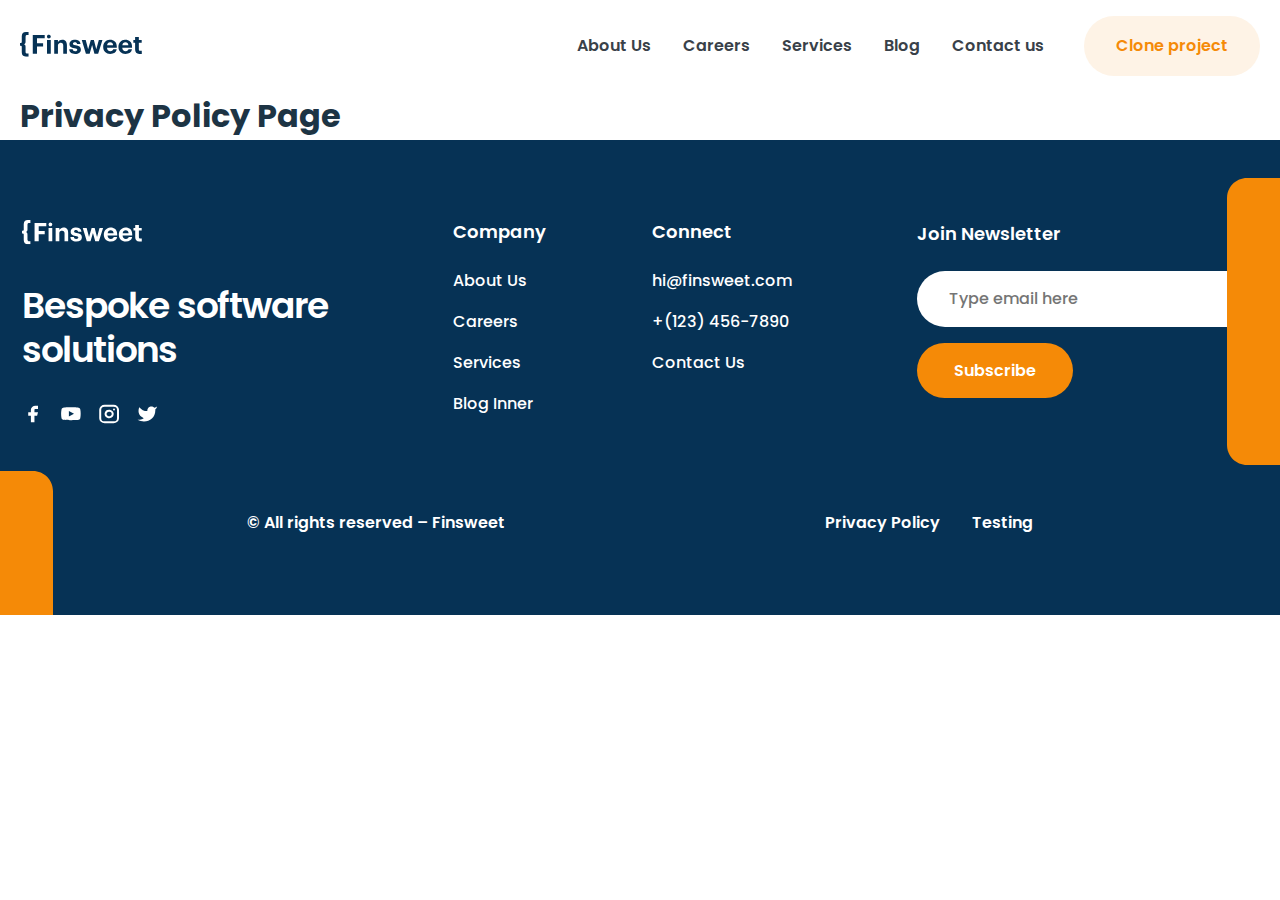
<file: pages/privacyPolicy.html>
<!DOCTYPE html>
<html lang="en">
<head>
    <meta charset="UTF-8">
    <meta name="viewport" content="width=device-width, initial-scale=1.0">
    <link rel="stylesheet" href="../scss/style.css">
    <title>Finsweet | Privacy Policy</title>
</head>
<body class="privacyPolicy">
    <header>
        <div class="container">
            <nav>
                <a class="header-logo" href="../index.html">
                    <svg width="122" height="25" viewBox="0 0 122 25" fill="none" xmlns="http://www.w3.org/2000/svg">
                        <g clip-path="url(#clip0_201_2)">
                        <path d="M121.784 18.8714V21.8905H119.252C116.549 21.8056 115.105 20.3462 115.105 17.6051V10.7097H113.337V8.06125H115.105V5.09619H118.842V8.03037H121.699V10.6711H118.842V17.2344C118.842 18.1224 119.02 18.8328 120.387 18.8328L121.784 18.8714Z" fill="#063255"/>
                        <path d="M98.4416 15.0029V14.8021C98.4011 13.914 98.5364 13.0267 98.8395 12.191C99.1427 11.3552 99.6078 10.5876 100.208 9.93193C100.809 9.2763 101.532 8.74561 102.338 8.37027C103.144 7.99493 104.016 7.78232 104.904 7.74463C105.082 7.74463 105.267 7.74463 105.445 7.74463C108.974 7.74463 112.07 9.79855 112.07 14.694V15.7364H102.264C102.364 17.9911 103.584 19.2651 105.638 19.2651C107.406 19.2651 108.232 18.493 108.472 17.3656H112.001C111.568 20.3075 109.221 21.9445 105.507 21.9445C101.43 21.9136 98.4416 19.3346 98.4416 15.0029ZM108.395 13.3736C108.263 11.3197 107.229 10.3313 105.43 10.3313C103.63 10.3313 102.596 11.4432 102.341 13.3736H108.395Z" fill="#063255"/>
                        <path d="M83.1838 15.0029V14.8021C83.1433 13.9153 83.278 13.0291 83.5802 12.1944C83.8824 11.3596 84.3462 10.5926 84.9449 9.9372C85.5437 9.28177 86.2658 8.75078 87.0699 8.37456C87.874 7.99835 88.7444 7.78429 89.6312 7.74463C89.8088 7.74463 89.9942 7.74463 90.1717 7.74463C93.7005 7.74463 96.8045 9.79855 96.8045 14.694V15.7364H87.0059C87.1063 17.9911 88.3263 19.2651 90.3802 19.2651C92.1485 19.2651 92.9747 18.493 93.214 17.3656H96.7428C96.3026 20.3075 93.9553 21.9445 90.2412 21.9445C86.172 21.9136 83.1838 19.3346 83.1838 15.0029ZM93.1368 13.3736C93.0055 11.3197 91.9709 10.3313 90.1717 10.3313C88.3726 10.3313 87.3688 11.4741 87.0831 13.3659L93.1368 13.3736Z" fill="#063255"/>
                        <path d="M61.7725 8.03027H65.7259L68.1427 17.188L70.7912 8.03027H73.8798L76.2735 17.188L78.8216 8.03027H82.443L78.1498 21.6356H74.4435L72.127 13.0956L69.6484 21.6356H65.8958L61.7725 8.03027Z" fill="#063255"/>
                        <path d="M49.209 17.358H52.7377C52.8999 18.5858 53.5099 19.2884 55.1314 19.2884C56.583 19.2884 57.2548 18.7402 57.2548 17.8059C57.2548 16.8716 56.4827 16.4778 54.506 16.1998C50.8846 15.6516 49.487 14.6092 49.487 11.953C49.487 9.11918 52.0814 7.71387 54.892 7.71387C57.9111 7.71387 60.189 8.81032 60.5133 11.9375H57.0309C57.0087 11.6958 56.9388 11.4608 56.8252 11.2462C56.7117 11.0317 56.5567 10.8417 56.3693 10.6873C56.1819 10.533 55.9658 10.4173 55.7335 10.3469C55.5011 10.2766 55.2571 10.2529 55.0156 10.2774H54.8997C53.6797 10.2774 52.9694 10.8488 52.9694 11.6827C52.9694 12.5167 53.6257 12.8796 55.6178 13.1653C58.9999 13.6749 60.8916 14.532 60.8916 17.443C60.8916 20.354 58.7528 21.9137 55.17 21.9137C51.5872 21.9137 49.3094 20.2999 49.209 17.358Z" fill="#063255"/>
                        <path d="M34.2139 8.03049H37.9511V10.1848C38.3723 9.39406 39.0117 8.74088 39.7933 8.30288C40.5748 7.86487 41.4657 7.66045 42.3601 7.7139C45.0085 7.7139 46.9312 9.3277 46.9312 13.0109V21.6667H43.2403V13.5514C43.2403 11.7059 42.5222 10.8257 40.8544 10.8257C40.5019 10.795 40.1467 10.8342 39.8094 10.9411C39.4721 11.048 39.1593 11.2205 38.8888 11.4487C38.6183 11.6768 38.3955 11.9561 38.2333 12.2706C38.0711 12.5851 37.9725 12.9285 37.9434 13.2811C37.9241 13.4453 37.9241 13.6111 37.9434 13.7753V21.6358H34.2139V8.03049Z" fill="#063255"/>
                        <path d="M27.0022 4.60972C26.9887 4.2371 27.086 3.86885 27.2819 3.55157C27.4777 3.2343 27.7633 2.98228 28.1025 2.82742C28.4417 2.67256 28.8192 2.62182 29.1872 2.68162C29.5553 2.74143 29.8973 2.90909 30.17 3.16339C30.4427 3.41768 30.6338 3.74717 30.7191 4.11014C30.8044 4.4731 30.7801 4.85323 30.6493 5.20238C30.5184 5.55153 30.287 5.85401 29.9841 6.07153C29.6813 6.28904 29.3207 6.4118 28.948 6.42428H28.8785C28.6473 6.43891 28.4154 6.40774 28.1961 6.33255C27.9769 6.25736 27.7747 6.13963 27.6011 5.98611C27.4275 5.83258 27.2859 5.6463 27.1845 5.43793C27.083 5.22956 27.0237 5.00321 27.0099 4.77187C27.0035 4.71807 27.0009 4.66388 27.0022 4.60972ZM27.0022 8.03035H30.778V21.6357H27.0177L27.0022 8.03035Z" fill="#063255"/>
                        <path d="M12.7715 3.04224H24.709V6.33932H16.9874V11.2579H23.1029V14.4315H16.9797V21.6357H12.7715V3.04224Z" fill="#063255"/>
                        <path d="M5.56722 9.12683C5.56722 10.2928 5.56722 11.7135 3.96114 12.2927C5.60582 12.8563 5.56722 14.0532 5.56722 15.3041V19.937C5.56722 20.8172 5.92241 21.35 6.55557 21.4813C6.6947 21.5282 6.84127 21.5491 6.98797 21.543H8.53228V24.6316H5.98418C3.2662 24.6316 1.76823 23.0873 1.76823 20.2227V14.7404C1.74895 14.4589 1.62485 14.1949 1.42043 14.0005C1.216 13.8061 0.946116 13.6954 0.664051 13.6903H0V10.98H0.664051C0.951744 10.9762 1.22693 10.8618 1.43252 10.6605C1.63812 10.4592 1.75833 10.1865 1.76823 9.89899V4.33949C1.76823 1.52114 3.23532 0 5.98418 0H8.55544V3.04228H7.01114C6.86426 3.0427 6.71835 3.06615 6.57873 3.11177C5.94557 3.27392 5.59038 3.79899 5.59038 4.65608L5.56722 9.12683Z" fill="#063255"/>
                        </g>
                        <defs>
                        <clipPath id="clip0_201_2">
                        <rect width="122" height="24.7089" fill="white"/>
                        </clipPath>
                        </defs>
                    </svg>
                </a>
                <div>
                    <a href="../pages/aboutUs.html">About Us</a>
                    <a href="../pages/careers.html">Careers</a>
                    <a href="../pages/services.html">Services</a>
                    <a href="../pages/blog.html">Blog</a>
                    <a href="../pages/contactUs.html">Contact us</a>
                    <a href="#">Clone project</a>
                </div>
                <button class="menu-btn">
                    <svg xmlns="http://www.w3.org/2000/svg" width="24" height="24" viewBox="0 0 24 24" style="fill: #1C3554;"><path d="M4 6h16v2H4zm0 5h16v2H4zm0 5h16v2H4z"></path></svg>
                </button>
            </nav>
        </div>
    </header>

    <main>
        <div class="container">
            <h1>Privacy Policy Page</h1>
        </div>
    </main>

    <footer>
        <div class="container">
            <div class="footer-top">
                <div class="icon">
                    <svg width="120" height="25" viewBox="0 0 120 25" fill="none" xmlns="http://www.w3.org/2000/svg">
                        <g clip-path="url(#clip0_201_193)">
                        <path d="M119.787 18.5621V21.5317H117.296C114.638 21.4481 113.218 20.0127 113.218 17.3165V10.5342H111.479V7.92915H113.218V5.0127H116.894V7.89877H119.704V10.4962H116.894V16.9519C116.894 17.8254 117.068 18.5241 118.413 18.5241L119.787 18.5621Z" fill="white"/>
                        <path d="M96.8282 14.7569V14.5594C96.7884 13.6859 96.9214 12.8131 97.2196 11.9911C97.5178 11.1691 97.9753 10.414 98.5658 9.76912C99.1564 9.12424 99.8684 8.60225 100.661 8.23306C101.454 7.86387 102.311 7.65475 103.185 7.61768C103.36 7.61768 103.542 7.61768 103.717 7.61768C107.188 7.61768 110.233 9.63793 110.233 14.4531V15.4784H100.588C100.686 17.6962 101.886 18.9493 103.907 18.9493C105.646 18.9493 106.459 18.1898 106.694 17.081H110.165C109.74 19.9746 107.431 21.5848 103.778 21.5848C99.7674 21.5544 96.8282 19.0177 96.8282 14.7569ZM106.618 13.1544C106.489 11.1341 105.471 10.162 103.702 10.162C101.932 10.162 100.914 11.2557 100.664 13.1544H106.618Z" fill="white"/>
                        <path d="M81.8204 14.7569V14.5594C81.7806 13.6871 81.9131 12.8156 82.2103 11.9945C82.5076 11.1734 82.9637 10.419 83.5527 9.77431C84.1416 9.12962 84.8519 8.60733 85.6428 8.23728C86.4337 7.86723 87.2898 7.65669 88.1622 7.61768C88.3368 7.61768 88.5191 7.61768 88.6938 7.61768C92.1647 7.61768 95.2178 9.63793 95.2178 14.4531V15.4784H85.5799C85.6786 17.6962 86.8786 18.9493 88.8989 18.9493C90.6381 18.9493 91.4508 18.1898 91.6862 17.081H95.1571C94.7242 19.9746 92.4153 21.5848 88.7622 21.5848C84.7596 21.5544 81.8204 19.0177 81.8204 14.7569ZM91.6103 13.1544C91.4811 11.1341 90.4634 10.162 88.6938 10.162C86.9242 10.162 85.9368 11.286 85.6558 13.1468L91.6103 13.1544Z" fill="white"/>
                        <path d="M60.7598 7.89868H64.6484L67.0256 16.9063L69.6306 7.89868H72.6686L75.0231 16.9063L77.5294 7.89868H81.0914L76.8686 21.281H73.2231L70.9446 12.881L68.5066 21.281H64.8155L60.7598 7.89868Z" fill="white"/>
                        <path d="M48.4023 17.0735H51.8732C52.0327 18.2811 52.6327 18.9722 54.2277 18.9722C55.6555 18.9722 56.3163 18.433 56.3163 17.514C56.3163 16.595 55.5568 16.2077 53.6125 15.9342C50.0504 15.395 48.6758 14.3697 48.6758 11.757C48.6758 8.96968 51.2277 7.5874 53.9922 7.5874C56.9618 7.5874 59.2023 8.66588 59.5213 11.7418H56.096C56.0742 11.504 56.0054 11.2729 55.8937 11.0619C55.782 10.8508 55.6296 10.6639 55.4453 10.5121C55.261 10.3603 55.0484 10.2465 54.8199 10.1773C54.5913 10.1081 54.3513 10.0848 54.1137 10.1089H53.9998C52.7998 10.1089 52.1011 10.6709 52.1011 11.4912C52.1011 12.3115 52.7466 12.6684 54.7061 12.9494C58.0327 13.4507 59.8935 14.2937 59.8935 17.157C59.8935 20.0203 57.7897 21.5545 54.2656 21.5545C50.7416 21.5545 48.5011 19.9671 48.4023 17.0735Z" fill="white"/>
                        <path d="M33.6533 7.8987H37.3293V10.0177C37.7436 9.23991 38.3725 8.59744 39.1413 8.16662C39.91 7.73579 40.7863 7.53472 41.666 7.5873C44.271 7.5873 46.1622 9.17465 46.1622 12.7974V21.3114H42.5318V13.3291C42.5318 11.5139 41.8255 10.6481 40.185 10.6481C39.8382 10.6179 39.4889 10.6565 39.1572 10.7616C38.8254 10.8668 38.5176 11.0364 38.2516 11.2608C37.9855 11.4852 37.7664 11.76 37.6069 12.0693C37.4473 12.3786 37.3504 12.7164 37.3217 13.0633C37.3027 13.2247 37.3027 13.3879 37.3217 13.5493V21.281H33.6533V7.8987Z" fill="white"/>
                        <path d="M26.5598 4.53425C26.5465 4.16775 26.6422 3.80553 26.8349 3.49346C27.0275 3.18138 27.3085 2.9335 27.6421 2.78117C27.9757 2.62885 28.347 2.57894 28.709 2.63777C29.071 2.69659 29.4074 2.86151 29.6756 3.11163C29.9439 3.36176 30.1318 3.68585 30.2157 4.04286C30.2997 4.39988 30.2758 4.77377 30.1471 5.1172C30.0184 5.46063 29.7907 5.75815 29.4928 5.9721C29.1949 6.18605 28.8403 6.3068 28.4737 6.31906H28.4054C28.1779 6.33346 27.9498 6.3028 27.7342 6.22884C27.5185 6.15489 27.3196 6.03908 27.1489 5.88808C26.9781 5.73707 26.8389 5.55384 26.7391 5.34889C26.6393 5.14393 26.581 4.9213 26.5674 4.69375C26.5611 4.64083 26.5586 4.58753 26.5598 4.53425ZM26.5598 7.89881H30.2737V21.2811H26.575L26.5598 7.89881Z" fill="white"/>
                        <path d="M12.5625 2.99243H24.3043V6.23547H16.7093V11.0734H22.7245V14.195H16.7017V21.281H12.5625V2.99243Z" fill="white"/>
                        <path d="M5.47595 8.97722C5.47595 10.1241 5.47595 11.5215 3.8962 12.0911C5.51393 12.6456 5.47595 13.8228 5.47595 15.0532V19.6101C5.47595 20.476 5.82532 21 6.4481 21.1291C6.58495 21.1753 6.72912 21.1959 6.87342 21.1899H8.39241V24.2278H5.88608C3.21266 24.2278 1.73924 22.7089 1.73924 19.8911V14.4987C1.72028 14.2219 1.59821 13.9622 1.39714 13.771C1.19607 13.5798 0.930606 13.4709 0.653165 13.4658H0V10.8H0.653165C0.936141 10.7963 1.20682 10.6837 1.40904 10.4858C1.61126 10.2878 1.72951 10.0195 1.73924 9.73671V4.26835C1.73924 1.4962 3.18228 0 5.88608 0H8.41519V2.99241H6.8962C6.75173 2.99282 6.60822 3.01589 6.47089 3.06076C5.8481 3.22025 5.49873 3.73671 5.49873 4.57975L5.47595 8.97722Z" fill="white"/>
                        </g>
                        <defs>
                        <clipPath id="clip0_201_193">
                        <rect width="120" height="24.3038" fill="white"/>
                        </clipPath>
                        </defs>
                    </svg>
                    <h3>Bespoke software <br> solutions</h3>
                    <div>
                        <a href="https://www.facebook.com/">
                            <img src="../images/header-footer/facebook.svg" alt="Facebook">
                        </a>
                        <a href="https://www.youtube.com/">
                            <img src="../images/header-footer/youtube.svg" alt="Youtube">
                        </a>
                        <a href="https://www.instagram.com/">
                            <img src="../images/header-footer/instagram.svg" alt="Instagran">
                        </a>
                        <a href="https://www.twitter.com/">
                            <img src="../images/header-footer/twitter.svg" alt="Twitter">
                        </a>
                    </div>
                </div>
                <div class="nav">
                    <ul>
                        <p>Company</p>
                        <li>
                            <a href="../pages/aboutUs.html">About Us</a>
                        </li>
                        <li>
                            <a href="../pages/careers.html">Careers</a>
                        </li>
                        <li>
                            <a href="../pages/services.html">Services</a>
                        </li>
                        <li>
                            <a href="../pages/blogInner.html">Blog Inner</a>
                        </li>
                    </ul>
                    <ul>
                        <p>Connect</p>
                        <li>
                            <a href="../pages/contactUs.html">hi@finsweet.com</a>
                        </li>
                        <li>
                            <a href="../pages/contactUs.html">+(123) 456-7890</a>
                        </li>
                        <li>
                            <a href="../pages/contactUs.html">Contact Us</a>
                        </li>
                    </ul>
                </div>
                <form class="email">
                    <label for="email" name="email" id="email">Join Newsletter</label>
                    <input id="email" name="email" type="email" placeholder="Type email here">
                    <button type="submit" name="email">Subscribe</button>
                </form>
            </div>
            <div class="footer-bottom">
                <p>© All rights reserved – Finsweet</p>
                <div>
                    <a href="../pages/privacyPolicy.html">Privacy Policy</a>
                    <a href="../pages/testing.html">Testing</a>
                </div>
            </div>
        </div>
        <img class="footer-shape1" src="../images/header-footer/ShapeLeft.svg" alt="Shape">
        <img class="footer-shape2" src="../images/header-footer/ShapeRight.svg" alt="Shape">
    </footer>

    <script src="../js/main.js"></script>
</body>
</html>
</file>
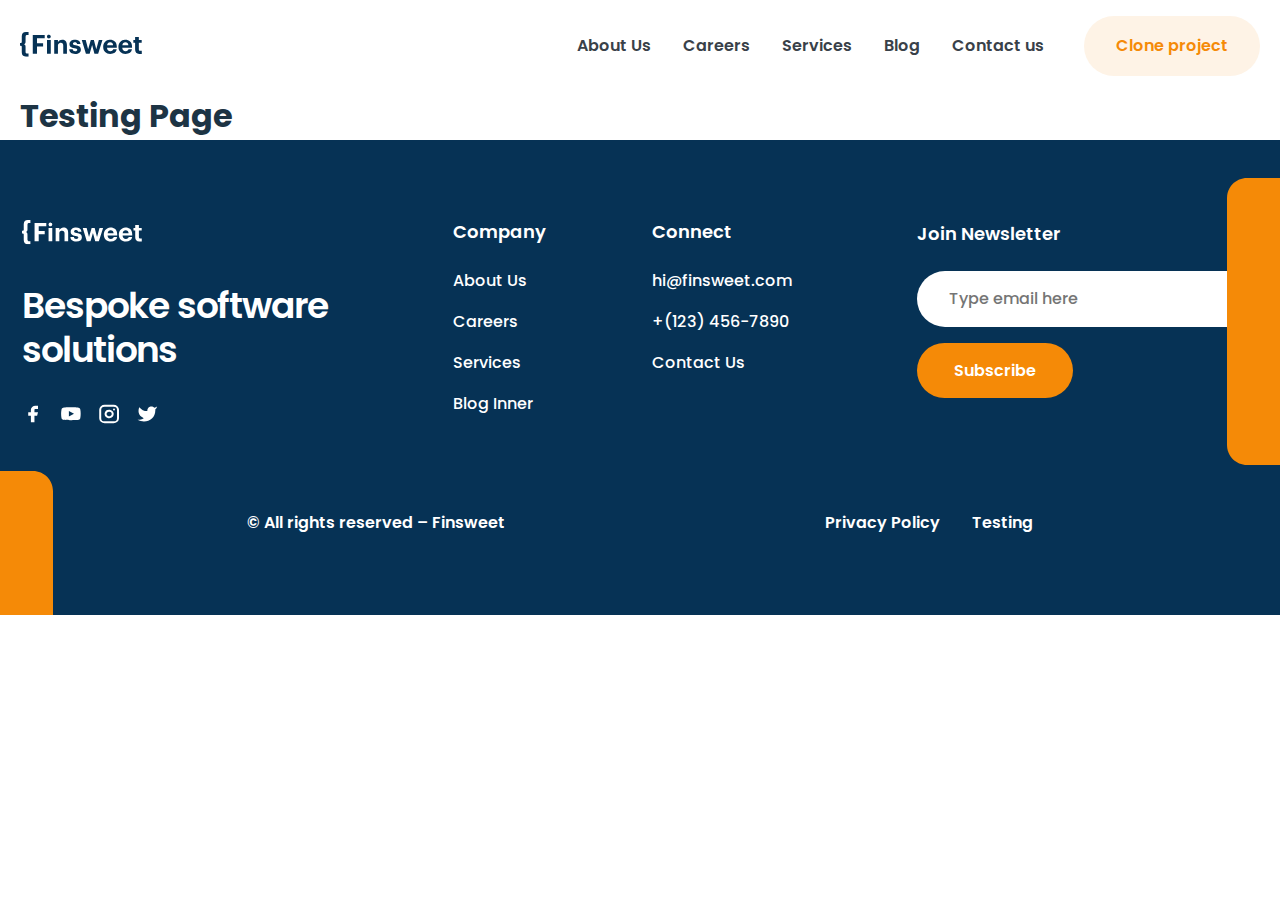
<file: pages/testing.html>
<!DOCTYPE html>
<html lang="en">
<head>
    <meta charset="UTF-8">
    <meta name="viewport" content="width=device-width, initial-scale=1.0">
    <link rel="stylesheet" href="../scss/style.css">
    <title>Finsweet | Testing</title>
</head>
<body class="testing">
    <header>
        <div class="container">
            <nav>
                <a class="header-logo" href="../index.html">
                    <svg width="122" height="25" viewBox="0 0 122 25" fill="none" xmlns="http://www.w3.org/2000/svg">
                        <g clip-path="url(#clip0_201_2)">
                        <path d="M121.784 18.8714V21.8905H119.252C116.549 21.8056 115.105 20.3462 115.105 17.6051V10.7097H113.337V8.06125H115.105V5.09619H118.842V8.03037H121.699V10.6711H118.842V17.2344C118.842 18.1224 119.02 18.8328 120.387 18.8328L121.784 18.8714Z" fill="#063255"/>
                        <path d="M98.4416 15.0029V14.8021C98.4011 13.914 98.5364 13.0267 98.8395 12.191C99.1427 11.3552 99.6078 10.5876 100.208 9.93193C100.809 9.2763 101.532 8.74561 102.338 8.37027C103.144 7.99493 104.016 7.78232 104.904 7.74463C105.082 7.74463 105.267 7.74463 105.445 7.74463C108.974 7.74463 112.07 9.79855 112.07 14.694V15.7364H102.264C102.364 17.9911 103.584 19.2651 105.638 19.2651C107.406 19.2651 108.232 18.493 108.472 17.3656H112.001C111.568 20.3075 109.221 21.9445 105.507 21.9445C101.43 21.9136 98.4416 19.3346 98.4416 15.0029ZM108.395 13.3736C108.263 11.3197 107.229 10.3313 105.43 10.3313C103.63 10.3313 102.596 11.4432 102.341 13.3736H108.395Z" fill="#063255"/>
                        <path d="M83.1838 15.0029V14.8021C83.1433 13.9153 83.278 13.0291 83.5802 12.1944C83.8824 11.3596 84.3462 10.5926 84.9449 9.9372C85.5437 9.28177 86.2658 8.75078 87.0699 8.37456C87.874 7.99835 88.7444 7.78429 89.6312 7.74463C89.8088 7.74463 89.9942 7.74463 90.1717 7.74463C93.7005 7.74463 96.8045 9.79855 96.8045 14.694V15.7364H87.0059C87.1063 17.9911 88.3263 19.2651 90.3802 19.2651C92.1485 19.2651 92.9747 18.493 93.214 17.3656H96.7428C96.3026 20.3075 93.9553 21.9445 90.2412 21.9445C86.172 21.9136 83.1838 19.3346 83.1838 15.0029ZM93.1368 13.3736C93.0055 11.3197 91.9709 10.3313 90.1717 10.3313C88.3726 10.3313 87.3688 11.4741 87.0831 13.3659L93.1368 13.3736Z" fill="#063255"/>
                        <path d="M61.7725 8.03027H65.7259L68.1427 17.188L70.7912 8.03027H73.8798L76.2735 17.188L78.8216 8.03027H82.443L78.1498 21.6356H74.4435L72.127 13.0956L69.6484 21.6356H65.8958L61.7725 8.03027Z" fill="#063255"/>
                        <path d="M49.209 17.358H52.7377C52.8999 18.5858 53.5099 19.2884 55.1314 19.2884C56.583 19.2884 57.2548 18.7402 57.2548 17.8059C57.2548 16.8716 56.4827 16.4778 54.506 16.1998C50.8846 15.6516 49.487 14.6092 49.487 11.953C49.487 9.11918 52.0814 7.71387 54.892 7.71387C57.9111 7.71387 60.189 8.81032 60.5133 11.9375H57.0309C57.0087 11.6958 56.9388 11.4608 56.8252 11.2462C56.7117 11.0317 56.5567 10.8417 56.3693 10.6873C56.1819 10.533 55.9658 10.4173 55.7335 10.3469C55.5011 10.2766 55.2571 10.2529 55.0156 10.2774H54.8997C53.6797 10.2774 52.9694 10.8488 52.9694 11.6827C52.9694 12.5167 53.6257 12.8796 55.6178 13.1653C58.9999 13.6749 60.8916 14.532 60.8916 17.443C60.8916 20.354 58.7528 21.9137 55.17 21.9137C51.5872 21.9137 49.3094 20.2999 49.209 17.358Z" fill="#063255"/>
                        <path d="M34.2139 8.03049H37.9511V10.1848C38.3723 9.39406 39.0117 8.74088 39.7933 8.30288C40.5748 7.86487 41.4657 7.66045 42.3601 7.7139C45.0085 7.7139 46.9312 9.3277 46.9312 13.0109V21.6667H43.2403V13.5514C43.2403 11.7059 42.5222 10.8257 40.8544 10.8257C40.5019 10.795 40.1467 10.8342 39.8094 10.9411C39.4721 11.048 39.1593 11.2205 38.8888 11.4487C38.6183 11.6768 38.3955 11.9561 38.2333 12.2706C38.0711 12.5851 37.9725 12.9285 37.9434 13.2811C37.9241 13.4453 37.9241 13.6111 37.9434 13.7753V21.6358H34.2139V8.03049Z" fill="#063255"/>
                        <path d="M27.0022 4.60972C26.9887 4.2371 27.086 3.86885 27.2819 3.55157C27.4777 3.2343 27.7633 2.98228 28.1025 2.82742C28.4417 2.67256 28.8192 2.62182 29.1872 2.68162C29.5553 2.74143 29.8973 2.90909 30.17 3.16339C30.4427 3.41768 30.6338 3.74717 30.7191 4.11014C30.8044 4.4731 30.7801 4.85323 30.6493 5.20238C30.5184 5.55153 30.287 5.85401 29.9841 6.07153C29.6813 6.28904 29.3207 6.4118 28.948 6.42428H28.8785C28.6473 6.43891 28.4154 6.40774 28.1961 6.33255C27.9769 6.25736 27.7747 6.13963 27.6011 5.98611C27.4275 5.83258 27.2859 5.6463 27.1845 5.43793C27.083 5.22956 27.0237 5.00321 27.0099 4.77187C27.0035 4.71807 27.0009 4.66388 27.0022 4.60972ZM27.0022 8.03035H30.778V21.6357H27.0177L27.0022 8.03035Z" fill="#063255"/>
                        <path d="M12.7715 3.04224H24.709V6.33932H16.9874V11.2579H23.1029V14.4315H16.9797V21.6357H12.7715V3.04224Z" fill="#063255"/>
                        <path d="M5.56722 9.12683C5.56722 10.2928 5.56722 11.7135 3.96114 12.2927C5.60582 12.8563 5.56722 14.0532 5.56722 15.3041V19.937C5.56722 20.8172 5.92241 21.35 6.55557 21.4813C6.6947 21.5282 6.84127 21.5491 6.98797 21.543H8.53228V24.6316H5.98418C3.2662 24.6316 1.76823 23.0873 1.76823 20.2227V14.7404C1.74895 14.4589 1.62485 14.1949 1.42043 14.0005C1.216 13.8061 0.946116 13.6954 0.664051 13.6903H0V10.98H0.664051C0.951744 10.9762 1.22693 10.8618 1.43252 10.6605C1.63812 10.4592 1.75833 10.1865 1.76823 9.89899V4.33949C1.76823 1.52114 3.23532 0 5.98418 0H8.55544V3.04228H7.01114C6.86426 3.0427 6.71835 3.06615 6.57873 3.11177C5.94557 3.27392 5.59038 3.79899 5.59038 4.65608L5.56722 9.12683Z" fill="#063255"/>
                        </g>
                        <defs>
                        <clipPath id="clip0_201_2">
                        <rect width="122" height="24.7089" fill="white"/>
                        </clipPath>
                        </defs>
                    </svg>
                </a>
                <div>
                    <a href="../pages/aboutUs.html">About Us</a>
                    <a href="../pages/careers.html">Careers</a>
                    <a href="../pages/services.html">Services</a>
                    <a href="../pages/blog.html">Blog</a>
                    <a href="../pages/contactUs.html">Contact us</a>
                    <a href="#">Clone project</a>
                </div>
                <button class="menu-btn">
                    <svg xmlns="http://www.w3.org/2000/svg" width="24" height="24" viewBox="0 0 24 24" style="fill: #1C3554;"><path d="M4 6h16v2H4zm0 5h16v2H4zm0 5h16v2H4z"></path></svg>
                </button>
            </nav>
        </div>
    </header>

    <main>
        <div class="container">
            <h1>Testing Page</h1>
        </div>
    </main>

    <footer>
        <div class="container">
            <div class="footer-top">
                <div class="icon">
                    <svg width="120" height="25" viewBox="0 0 120 25" fill="none" xmlns="http://www.w3.org/2000/svg">
                        <g clip-path="url(#clip0_201_193)">
                        <path d="M119.787 18.5621V21.5317H117.296C114.638 21.4481 113.218 20.0127 113.218 17.3165V10.5342H111.479V7.92915H113.218V5.0127H116.894V7.89877H119.704V10.4962H116.894V16.9519C116.894 17.8254 117.068 18.5241 118.413 18.5241L119.787 18.5621Z" fill="white"/>
                        <path d="M96.8282 14.7569V14.5594C96.7884 13.6859 96.9214 12.8131 97.2196 11.9911C97.5178 11.1691 97.9753 10.414 98.5658 9.76912C99.1564 9.12424 99.8684 8.60225 100.661 8.23306C101.454 7.86387 102.311 7.65475 103.185 7.61768C103.36 7.61768 103.542 7.61768 103.717 7.61768C107.188 7.61768 110.233 9.63793 110.233 14.4531V15.4784H100.588C100.686 17.6962 101.886 18.9493 103.907 18.9493C105.646 18.9493 106.459 18.1898 106.694 17.081H110.165C109.74 19.9746 107.431 21.5848 103.778 21.5848C99.7674 21.5544 96.8282 19.0177 96.8282 14.7569ZM106.618 13.1544C106.489 11.1341 105.471 10.162 103.702 10.162C101.932 10.162 100.914 11.2557 100.664 13.1544H106.618Z" fill="white"/>
                        <path d="M81.8204 14.7569V14.5594C81.7806 13.6871 81.9131 12.8156 82.2103 11.9945C82.5076 11.1734 82.9637 10.419 83.5527 9.77431C84.1416 9.12962 84.8519 8.60733 85.6428 8.23728C86.4337 7.86723 87.2898 7.65669 88.1622 7.61768C88.3368 7.61768 88.5191 7.61768 88.6938 7.61768C92.1647 7.61768 95.2178 9.63793 95.2178 14.4531V15.4784H85.5799C85.6786 17.6962 86.8786 18.9493 88.8989 18.9493C90.6381 18.9493 91.4508 18.1898 91.6862 17.081H95.1571C94.7242 19.9746 92.4153 21.5848 88.7622 21.5848C84.7596 21.5544 81.8204 19.0177 81.8204 14.7569ZM91.6103 13.1544C91.4811 11.1341 90.4634 10.162 88.6938 10.162C86.9242 10.162 85.9368 11.286 85.6558 13.1468L91.6103 13.1544Z" fill="white"/>
                        <path d="M60.7598 7.89868H64.6484L67.0256 16.9063L69.6306 7.89868H72.6686L75.0231 16.9063L77.5294 7.89868H81.0914L76.8686 21.281H73.2231L70.9446 12.881L68.5066 21.281H64.8155L60.7598 7.89868Z" fill="white"/>
                        <path d="M48.4023 17.0735H51.8732C52.0327 18.2811 52.6327 18.9722 54.2277 18.9722C55.6555 18.9722 56.3163 18.433 56.3163 17.514C56.3163 16.595 55.5568 16.2077 53.6125 15.9342C50.0504 15.395 48.6758 14.3697 48.6758 11.757C48.6758 8.96968 51.2277 7.5874 53.9922 7.5874C56.9618 7.5874 59.2023 8.66588 59.5213 11.7418H56.096C56.0742 11.504 56.0054 11.2729 55.8937 11.0619C55.782 10.8508 55.6296 10.6639 55.4453 10.5121C55.261 10.3603 55.0484 10.2465 54.8199 10.1773C54.5913 10.1081 54.3513 10.0848 54.1137 10.1089H53.9998C52.7998 10.1089 52.1011 10.6709 52.1011 11.4912C52.1011 12.3115 52.7466 12.6684 54.7061 12.9494C58.0327 13.4507 59.8935 14.2937 59.8935 17.157C59.8935 20.0203 57.7897 21.5545 54.2656 21.5545C50.7416 21.5545 48.5011 19.9671 48.4023 17.0735Z" fill="white"/>
                        <path d="M33.6533 7.8987H37.3293V10.0177C37.7436 9.23991 38.3725 8.59744 39.1413 8.16662C39.91 7.73579 40.7863 7.53472 41.666 7.5873C44.271 7.5873 46.1622 9.17465 46.1622 12.7974V21.3114H42.5318V13.3291C42.5318 11.5139 41.8255 10.6481 40.185 10.6481C39.8382 10.6179 39.4889 10.6565 39.1572 10.7616C38.8254 10.8668 38.5176 11.0364 38.2516 11.2608C37.9855 11.4852 37.7664 11.76 37.6069 12.0693C37.4473 12.3786 37.3504 12.7164 37.3217 13.0633C37.3027 13.2247 37.3027 13.3879 37.3217 13.5493V21.281H33.6533V7.8987Z" fill="white"/>
                        <path d="M26.5598 4.53425C26.5465 4.16775 26.6422 3.80553 26.8349 3.49346C27.0275 3.18138 27.3085 2.9335 27.6421 2.78117C27.9757 2.62885 28.347 2.57894 28.709 2.63777C29.071 2.69659 29.4074 2.86151 29.6756 3.11163C29.9439 3.36176 30.1318 3.68585 30.2157 4.04286C30.2997 4.39988 30.2758 4.77377 30.1471 5.1172C30.0184 5.46063 29.7907 5.75815 29.4928 5.9721C29.1949 6.18605 28.8403 6.3068 28.4737 6.31906H28.4054C28.1779 6.33346 27.9498 6.3028 27.7342 6.22884C27.5185 6.15489 27.3196 6.03908 27.1489 5.88808C26.9781 5.73707 26.8389 5.55384 26.7391 5.34889C26.6393 5.14393 26.581 4.9213 26.5674 4.69375C26.5611 4.64083 26.5586 4.58753 26.5598 4.53425ZM26.5598 7.89881H30.2737V21.2811H26.575L26.5598 7.89881Z" fill="white"/>
                        <path d="M12.5625 2.99243H24.3043V6.23547H16.7093V11.0734H22.7245V14.195H16.7017V21.281H12.5625V2.99243Z" fill="white"/>
                        <path d="M5.47595 8.97722C5.47595 10.1241 5.47595 11.5215 3.8962 12.0911C5.51393 12.6456 5.47595 13.8228 5.47595 15.0532V19.6101C5.47595 20.476 5.82532 21 6.4481 21.1291C6.58495 21.1753 6.72912 21.1959 6.87342 21.1899H8.39241V24.2278H5.88608C3.21266 24.2278 1.73924 22.7089 1.73924 19.8911V14.4987C1.72028 14.2219 1.59821 13.9622 1.39714 13.771C1.19607 13.5798 0.930606 13.4709 0.653165 13.4658H0V10.8H0.653165C0.936141 10.7963 1.20682 10.6837 1.40904 10.4858C1.61126 10.2878 1.72951 10.0195 1.73924 9.73671V4.26835C1.73924 1.4962 3.18228 0 5.88608 0H8.41519V2.99241H6.8962C6.75173 2.99282 6.60822 3.01589 6.47089 3.06076C5.8481 3.22025 5.49873 3.73671 5.49873 4.57975L5.47595 8.97722Z" fill="white"/>
                        </g>
                        <defs>
                        <clipPath id="clip0_201_193">
                        <rect width="120" height="24.3038" fill="white"/>
                        </clipPath>
                        </defs>
                    </svg>
                    <h3>Bespoke software <br> solutions</h3>
                    <div>
                        <a href="https://www.facebook.com/">
                            <img src="../images/header-footer/facebook.svg" alt="Facebook">
                        </a>
                        <a href="https://www.youtube.com/">
                            <img src="../images/header-footer/youtube.svg" alt="Youtube">
                        </a>
                        <a href="https://www.instagram.com/">
                            <img src="../images/header-footer/instagram.svg" alt="Instagran">
                        </a>
                        <a href="https://www.twitter.com/">
                            <img src="../images/header-footer/twitter.svg" alt="Twitter">
                        </a>
                    </div>
                </div>
                <div class="nav">
                    <ul>
                        <p>Company</p>
                        <li>
                            <a href="../pages/aboutUs.html">About Us</a>
                        </li>
                        <li>
                            <a href="../pages/careers.html">Careers</a>
                        </li>
                        <li>
                            <a href="../pages/services.html">Services</a>
                        </li>
                        <li>
                            <a href="../pages/blogInner.html">Blog Inner</a>
                        </li>
                    </ul>
                    <ul>
                        <p>Connect</p>
                        <li>
                            <a href="../pages/contactUs.html">hi@finsweet.com</a>
                        </li>
                        <li>
                            <a href="../pages/contactUs.html">+(123) 456-7890</a>
                        </li>
                        <li>
                            <a href="../pages/contactUs.html">Contact Us</a>
                        </li>
                    </ul>
                </div>
                <form class="email">
                    <label for="email" name="email" id="email">Join Newsletter</label>
                    <input id="email" name="email" type="email" placeholder="Type email here">
                    <button type="submit" name="email">Subscribe</button>
                </form>
            </div>
            <div class="footer-bottom">
                <p>© All rights reserved – Finsweet</p>
                <div>
                    <a href="../pages/privacyPolicy.html">Privacy Policy</a>
                    <a href="../pages/testing.html">Testing</a>
                </div>
            </div>
        </div>
        <img class="footer-shape1" src="../images/header-footer/ShapeLeft.svg" alt="Shape">
        <img class="footer-shape2" src="../images/header-footer/ShapeRight.svg" alt="Shape">
    </footer>

    <script src="../js/main.js"></script>
</body>
</html>
</file>
<file: scss/style.css>
@import url("https://fonts.googleapis.com/css2?family=Poppins:ital,wght@0,100;0,200;0,300;0,400;0,500;0,600;0,700;0,800;0,900;1,100;1,200;1,300;1,400;1,500;1,600;1,700;1,800;1,900&display=swap");
.container {
  max-width: 1320px;
  margin: 0 auto;
  padding: 0 20px;
}

@font-face {
  font-family: Poppins;
  src: url("../../fonts/Poppins-Regular.ttf");
}
@font-face {
  font-family: Poppins500;
  src: url("../../fonts/Poppins-Medium.ttf");
}
@font-face {
  font-family: Poppins600;
  src: url("../../fonts/Poppins-SemiBold.ttf");
}
@font-face {
  font-family: Poppins700;
  src: url("../../fonts/Poppins-Bold.ttf");
}
* {
  margin: 0;
  padding: 0;
  box-sizing: border-box;
  font-family: Poppins;
  scroll-behavior: smooth;
}

input {
  outline: none;
}

button {
  border: none;
  background: none;
}

a {
  text-decoration: none;
  color: inherit;
}

ul {
  list-style-type: none;
}

#backtop {
  position: fixed;
  right: 2%;
  bottom: 2%;
  background: #FFF;
  padding: 15px;
  border-radius: 50%;
  box-shadow: 4px 4px 12px 2px rgba(0, 0, 0, 0.2);
  transition: 0.3s;
}

header {
  padding: 16px 0;
  position: fixed;
  top: 0;
  left: 0;
  right: 0;
  background: #fff;
  z-index: 10;
}
header nav {
  display: flex;
  align-items: center;
  justify-content: space-between;
}
header nav .header-logo {
  height: 28px;
}
header nav div {
  display: flex;
  align-items: center;
  justify-content: center;
  gap: 32px;
}
header nav div a {
  font-weight: 600;
  font-size: 16px;
  line-height: 24px;
  color: #394149;
}
header nav div a:hover {
  color: black;
  transition: 0.3s;
}
header nav div a:last-child {
  color: #F58A07;
  padding: 18px 32px;
  background-color: #fef3e6;
  border-radius: 31px;
  margin-left: 8px;
}
header nav .menu-btn {
  display: none;
  cursor: pointer;
}

@media (max-width: 920px) {
  body header {
    padding: 30px 0;
  }
  body header nav div {
    flex-direction: column;
    transform: translateX(-200%);
    transition: 0.3s;
    position: absolute;
    top: 90px;
    left: 0;
    right: 0;
    width: 100%;
    z-index: 5;
    padding-bottom: 40px;
  }
  body header nav .menu-btn {
    display: block;
    padding-top: 6px;
  }
  .menu-opened header nav div {
    transform: translateX(0);
    background: #fff;
  }
}
footer {
  padding: 80px 0;
  background: #063255;
  position: relative;
}
footer .footer-shape1 {
  position: absolute;
  bottom: 0;
  left: 0;
}
footer .footer-shape2 {
  position: absolute;
  top: 38px;
  right: 0;
}
footer .footer-top {
  display: flex;
  justify-content: space-between;
}
footer .footer-top .icon h3 {
  margin: 32px 0;
  color: #fff;
  font-family: Poppins600;
  font-size: 36px;
  line-height: 44px;
  letter-spacing: -1px;
}
footer .footer-top .icon div {
  display: flex;
  gap: 16px;
}
footer .footer-top .nav {
  display: flex;
  gap: 106px;
}
footer .footer-top .nav ul {
  display: flex;
  flex-direction: column;
  gap: 16px;
}
footer .footer-top .nav ul p {
  margin-bottom: 8px;
  font-family: Poppins600;
  font-size: 18px;
  line-height: 24px;
  color: #fff;
}
footer .footer-top .nav ul a {
  font-family: Poppins500;
  font-size: 16px;
  line-height: 24px;
  color: #fff;
}
footer .footer-top .email {
  display: flex;
  flex-direction: column;
  gap: 16px;
}
footer .footer-top .email label {
  font-family: Poppins600;
  font-size: 18px;
  line-height: 27px;
  color: #fff;
  margin-bottom: 8px;
}
footer .footer-top .email input {
  width: 342px;
  padding: 18px 32px;
  border-radius: 31px;
  border: none;
  font-weight: 500;
  font-size: 16px;
  line-height: 19.5px;
}
footer .footer-top .email input::-moz-placeholder {
  font-weight: 500;
  font-size: 16px;
  line-height: 19.5px;
}
footer .footer-top .email input::placeholder {
  font-weight: 500;
  font-size: 16px;
  line-height: 19.5px;
}
footer .footer-top .email button {
  font-family: Poppins600;
  font-size: 16px;
  line-height: 19px;
  color: #fff;
  padding: 18px 32px;
  background: #F58A07;
  width: 156px;
  border-radius: 31px;
  cursor: pointer;
}
footer .footer-bottom {
  margin-top: 80px;
  display: flex;
  justify-content: space-between;
}
footer .footer-bottom p {
  font-weight: 600;
  font-size: 16px;
  line-height: 24px;
  color: #fff;
}
footer .footer-bottom a {
  font-weight: 600;
  font-size: 16px;
  line-height: 24px;
  color: #fff;
}
footer .footer-bottom div {
  display: flex;
  gap: 32px;
}

@media (max-width: 1430px) {
  footer .footer-top {
    justify-content: center;
    gap: 80px;
  }
  footer .footer-bottom {
    justify-content: center;
    gap: 700px;
  }
}
@media (max-width: 1287px) {
  footer .footer-top {
    flex-wrap: wrap;
    justify-content: center;
    gap: 125px;
  }
  footer .footer-bottom {
    justify-content: center;
    gap: 320px;
  }
}
@media (max-width: 920px) {
  footer .footer-top {
    flex-direction: column;
    flex-wrap: wrap;
    align-items: center;
    gap: 100px;
  }
  footer .footer-bottom {
    flex-direction: column;
    justify-content: start;
    align-items: center;
    gap: 20px;
  }
}
@media (max-width: 474px) {
  footer .footer-top {
    flex-direction: column;
    flex-wrap: wrap;
    align-items: center;
    gap: 60px;
  }
  footer .footer-bottom {
    flex-direction: column;
    justify-content: start;
    align-items: center;
    gap: 20px;
  }
  footer .footer-shape1 {
    width: 20px;
  }
  footer .footer-shape2 {
    width: 20px;
  }
}
@media (max-width: 380px) {
  footer .footer-top h3 {
    font-size: 30px !important;
  }
  footer .footer-top div {
    gap: 40px !important;
  }
  footer .footer-top input {
    width: 300px !important;
  }
  footer .footer-bottom {
    flex-direction: column;
    justify-content: start;
    align-items: center;
    gap: 20px;
  }
  footer .footer-shape1 {
    width: 20px;
  }
  footer .footer-shape2 {
    width: 20px;
  }
}
.home-page main {
  margin-top: 92px;
}
.home-page main .hero-section {
  background: #DCEAF5;
}
.home-page main .hero-section .hero-section-content {
  display: flex;
  flex-wrap: wrap;
  justify-content: space-between;
  align-items: center;
}
.home-page main .hero-section .hero-section-content .hero-left {
  max-width: 562px;
}
.home-page main .hero-section .hero-section-content .hero-left h1 {
  font-family: Poppins600;
  font-size: 61px;
  line-height: 72px;
  letter-spacing: -0.03em;
  color: #1D3444;
  margin-bottom: 12px;
}
.home-page main .hero-section .hero-section-content .hero-left p {
  font-family: Poppins;
  font-size: 18px;
  font-weight: 500;
  line-height: 30px;
  color: #5B5B5B;
  margin-bottom: 32px;
}
.home-page main .hero-section .hero-section-content .hero-left .btn-group {
  display: flex;
  flex-wrap: wrap;
  align-items: center;
  gap: 40px;
  margin-bottom: 56px;
}
.home-page main .hero-section .hero-section-content .hero-left .btn-group a:first-child {
  font-family: Poppins600;
  font-size: 16px;
  line-height: 17px;
  background: #F58A07;
  color: #fff;
  padding: 18px 32px;
  border-radius: 27px;
}
.home-page main .hero-section .hero-section-content .hero-left .btn-group a:last-child {
  font-family: Poppins600;
  font-size: 16px;
  line-height: 17px;
  color: #1D3444;
}
.home-page main .hero-section .hero-section-content .hero-left h5 {
  font-size: 18px;
  font-weight: 400;
  line-height: 30px;
  color: rgba(57, 65, 73, 0.5019607843);
  margin-bottom: 18px;
}
.home-page main .hero-section .hero-section-content .hero-left .hamkor {
  display: flex;
  align-items: center;
  gap: 48px;
  flex-wrap: wrap;
}
.home-page main .hero-section .hero-section-content .hero-left .hamkor img {
  cursor: pointer;
}
.home-page main .company-section {
  padding: 96px 0;
}
.home-page main .company-section .company-section-content .company-title {
  max-width: 740px;
}
.home-page main .company-section .company-section-content .company-title h2 {
  font-family: Poppins600;
  font-weight: 400;
  font-size: 48px;
  line-height: 56px;
  letter-spacing: -0.03em;
  color: #1D3444;
  margin-bottom: 27px;
}
.home-page main .company-section .company-section-content .company-title p {
  font-family: Poppins;
  font-size: 18px;
  font-weight: 600;
  line-height: 30px;
  color: #5B5B5B;
  margin-bottom: 64px;
}
.home-page main .company-section .company-section-content .company-cards {
  flex-wrap: wrap;
  display: flex;
  justify-content: center;
  gap: 41.5px;
}
.home-page main .company-section .company-section-content .company-cards div {
  max-width: 399px;
}
.home-page main .company-section .company-section-content .company-cards div h3 {
  padding-top: 32px;
  padding-bottom: 18px;
  font-family: Poppins;
  font-size: 24px;
  font-weight: 600;
  line-height: 26px;
  letter-spacing: -0.03em;
  color: #0D1317;
}
.home-page main .company-section .company-section-content .company-cards div p {
  font-family: Poppins;
  font-size: 16px;
  font-weight: 600;
  line-height: 28px;
  letter-spacing: 0em;
  color: #5B5B5B;
  margin-bottom: 24px;
}
.home-page main .company-section .company-section-content .company-cards div a {
  display: flex;
  align-items: center;
  gap: 8px;
  font-family: Poppins;
  font-size: 16px;
  font-weight: 600;
  line-height: 17px;
  letter-spacing: 0px;
  color: #F58A07;
}
.home-page main .solution-section {
  background: #EDF7FF;
  padding: 96px 0;
}
.home-page main .solution-section .solution-section-content .solution-title {
  margin-bottom: 64px;
  display: flex;
  flex-wrap: wrap;
  gap: 40px;
}
.home-page main .solution-section .solution-section-content .solution-title h2 {
  max-width: 619px;
  font-family: Poppins600;
  font-size: 36px;
  font-weight: 400;
  line-height: 44px;
  letter-spacing: -0.03em;
  color: #0D1317;
}
.home-page main .solution-section .solution-section-content .solution-title p {
  max-width: 620px;
  font-family: Poppins;
  font-size: 18px;
  font-weight: 500;
  line-height: 30px;
  color: #1D3444;
}
.home-page main .solution-section .solution-section-content .solution-cards {
  display: flex;
  flex-wrap: wrap;
  justify-content: center;
  gap: 38px;
}
.home-page main .solution-section .solution-section-content .solution-cards div {
  max-width: 401px;
  padding: 48px 26px 37px 39px;
  background: #fff;
  border-radius: 20px;
}
.home-page main .solution-section .solution-section-content .solution-cards div h3 {
  font-family: Poppins600;
  font-size: 24px;
  font-weight: 400;
  line-height: 26px;
  letter-spacing: -0.03em;
  color: #0D1317;
  margin-top: 26px;
  margin-bottom: 16px;
}
.home-page main .solution-section .solution-section-content .solution-cards div p {
  font-family: Poppins;
  font-size: 16px;
  font-weight: 600;
  line-height: 28px;
  color: #5B5B5B;
}
.home-page main .energy-section {
  padding-top: 99px;
  padding-bottom: 96px;
}
.home-page main .energy-section .energy-section-content {
  display: flex;
  flex-wrap: wrap;
  justify-content: center;
  align-items: center;
  gap: 47px;
}
.home-page main .energy-section .energy-section-content .energy-left h2 {
  max-width: 596px;
  font-family: Poppins600;
  font-size: 48px;
  font-weight: 300;
  line-height: 56px;
  letter-spacing: -0.03em;
  margin-bottom: 32px;
}
.home-page main .energy-section .energy-section-content .energy-left p {
  max-width: 500px;
  font-family: Poppins;
  font-size: 18px;
  font-weight: 600;
  line-height: 30px;
  color: #5B5B5B;
  margin-bottom: 48px;
}
.home-page main .energy-section .energy-section-content .energy-left .energy-cards {
  display: flex;
  gap: 26px;
  flex-wrap: wrap;
}
.home-page main .energy-section .energy-section-content .energy-left .energy-cards h3 {
  font-family: Poppins700;
  font-size: 36px;
  font-weight: 400;
  line-height: 50px;
  color: #F58A07;
  margin-bottom: 16px;
}
.home-page main .energy-section .energy-section-content .energy-left .energy-cards h4 {
  font-family: Poppins600;
  font-size: 24px;
  font-weight: 400;
  line-height: 26px;
  letter-spacing: -0.03em;
  margin-bottom: 16px;
  color: #0D1317;
}
.home-page main .energy-section .energy-section-content .energy-left .energy-cards h5 {
  max-width: 264px;
  font-family: Poppins;
  font-size: 16px;
  font-weight: 500;
  line-height: 28px;
  color: #5B5B5B;
}
.home-page main .energy-section .energy-section-content .energy-right {
  height: 667px;
  position: relative;
}
.home-page main .energy-section .energy-section-content .energy-right .energy-circle {
  position: absolute;
  right: -58px;
  top: -58px;
}
.home-page main .clients-section {
  margin-bottom: 128px;
}
.home-page main .clients-section .clients-section-content {
  background: #EDF7FF;
  border-radius: 20px;
  padding: 48px 42.5px 48px 48px;
  position: relative;
}
.home-page main .clients-section .clients-section-content .clients-ribbon {
  position: absolute;
  top: -16px;
  right: -16px;
}
.home-page main .clients-section .clients-section-content .clients-btnGroup {
  display: flex;
  flex-wrap: wrap;
  align-items: center;
  gap: 24px;
  margin-bottom: 80px;
}
.home-page main .clients-section .clients-section-content .clients-btnGroup button:first-child {
  font-family: Poppins;
  font-size: 16px;
  font-weight: 600;
  line-height: 24px;
  padding: 8px 24px;
  color: #F58A07;
  border: 1px solid #fff;
  border-radius: 31px;
  background: #fff;
}
.home-page main .clients-section .clients-section-content .clients-btnGroup button {
  cursor: pointer;
  font-family: Poppins;
  font-size: 16px;
  font-weight: 600;
  line-height: 24px;
  padding: 8px 24px;
  border: 1px solid #A8BCCC;
  border-radius: 31px;
  color: rgba(6, 50, 85, 0.3019607843);
}
.home-page main .clients-section .clients-section-content .clients-btnGroup button:hover {
  background: #fff;
  border-color: #fff;
  color: #F58A07;
  transition: 0.3s;
}
.home-page main .clients-section .clients-section-content .clients-helping {
  display: flex;
  flex-wrap: wrap;
  gap: 30px;
  justify-content: space-between;
}
.home-page main .clients-section .clients-section-content .clients-helping h2 {
  max-width: 572px;
  color: #0D1317;
  font-family: Poppins500;
  font-size: 48px;
  font-weight: 600;
  line-height: 56px;
  letter-spacing: -0.03em;
  margin-bottom: 25px;
}
.home-page main .clients-section .clients-section-content .clients-helping p {
  max-width: 510px;
  font-family: Poppins;
  font-size: 18px;
  font-weight: 600;
  line-height: 30px;
  color: #5B5B5B;
}
.home-page main .clients-section .clients-section-content .clients-helping .clients-p {
  margin-top: 16px;
  margin-bottom: 40px;
}
.home-page main .clients-section .clients-section-content .clients-helping a {
  font-family: Poppins;
  font-size: 16px;
  font-weight: 600;
  line-height: 17px;
  color: #F58A07;
  display: flex;
  align-items: center;
  gap: 8px;
}
.home-page main .job-section .container {
  display: flex;
  justify-content: center;
}
.home-page main .job-section .container .job-content {
  position: absolute;
  display: flex;
}
.home-page main .job-section .container .job-content div {
  width: 960px;
  background: #F58A07;
  padding: 128px;
}
.home-page main .job-section .container .job-content div h2 {
  max-width: 532px;
  margin-bottom: 40px;
  font-family: Poppins600;
  font-size: 48px;
  font-weight: 400;
  line-height: 56px;
  letter-spacing: -0.03em;
  color: #fff;
}
.home-page main .job-section .container .job-content div button {
  font-family: Poppins600;
  font-size: 16px;
  font-weight: 400;
  line-height: 17px;
  color: #F58A07;
  background: #fff;
  padding: 18px 32px;
  border-radius: 31px;
  cursor: pointer;
}
.home-page main .dream-section {
  margin-top: 650px;
  padding-bottom: 128px;
}
.home-page main .dream-section .dream-section-content {
  display: flex;
  align-items: center;
  justify-content: space-between;
}
.home-page main .dream-section .dream-section-content .dream-left {
  max-width: 550px;
}
.home-page main .dream-section .dream-section-content .dream-left h2 {
  font-family: Poppins600;
  font-size: 48px;
  font-weight: 400;
  line-height: 56px;
  letter-spacing: -0.03em;
  margin-bottom: 24px;
  color: #0D1317;
}
.home-page main .dream-section .dream-section-content .dream-left .p {
  font-family: Poppins;
  font-size: 18px;
  font-weight: 600;
  line-height: 30px;
  color: #5B5B5B;
  margin-bottom: 40px;
}
.home-page main .dream-section .dream-section-content .dream-left .dream-profile {
  display: flex;
  align-items: center;
  gap: 24px;
}
.home-page main .dream-section .dream-section-content .dream-left .dream-profile h5 {
  font-family: Poppins;
  font-size: 24px;
  font-weight: 600;
  line-height: 36px;
  color: #063255;
}
.home-page main .dream-section .dream-section-content .dream-left .dream-profile p {
  font-family: Poppins;
  font-size: 18px;
  font-weight: 600;
  line-height: 26px;
  color: #F58A07;
}
.home-page main .blog-section {
  background: #DCEAF5;
  padding: 96px 0;
}
.home-page main .blog-section .blog-section-content {
  display: flex;
  flex-direction: column;
  gap: 64px;
}
.home-page main .blog-section .blog-section-content h2 {
  font-family: Poppins600;
  font-weight: 400;
  font-size: 48px;
  line-height: 56px;
  letter-spacing: -0.03em;
  color: #1D3444;
}
.home-page main .blog-section .blog-section-content .blog-cards {
  flex-wrap: wrap;
  display: flex;
  justify-content: center;
  gap: 41.5px;
}
.home-page main .blog-section .blog-section-content .blog-cards div {
  max-width: 399px;
}
.home-page main .blog-section .blog-section-content .blog-cards div h3 {
  padding-top: 32px;
  padding-bottom: 18px;
  font-family: Poppins600;
  font-size: 24px;
  font-weight: 400;
  line-height: 30px;
  letter-spacing: -0.03em;
  color: #0D1317;
}
.home-page main .blog-section .blog-section-content .blog-cards div p {
  font-family: Poppins;
  font-size: 16px;
  font-weight: 600;
  line-height: 28px;
  letter-spacing: 0em;
  color: #5B5B5B;
  margin-bottom: 24px;
}
.home-page main .blog-section .blog-section-content .blog-cards div a {
  display: flex;
  align-items: center;
  gap: 8px;
  font-family: Poppins;
  font-size: 16px;
  font-weight: 600;
  line-height: 17px;
  letter-spacing: 0px;
  color: #F58A07;
}

@media (max-width: 1320px) {
  .home-page .hero-section .hero-section-content {
    justify-content: center !important;
  }
  .home-page .hero-section .hero-section-content .hero-right {
    order: -1;
    margin-bottom: 80px;
  }
  .home-page .hero-section .hero-section-content .hero-left {
    margin-bottom: 110px;
  }
  .home-page .solution-section .solution-title {
    justify-content: center;
  }
  .home-page .company-section .company-section-content .company-title {
    justify-content: center !important;
  }
}
@media (max-width: 1210px) {
  .home-page .clients-section .clients-section-content .clients-btnGroup {
    justify-content: center;
  }
  .home-page .clients-section .clients-section-content .clients-helping {
    justify-content: center !important;
    gap: 80px !important;
  }
  .home-page .clients-section .clients-section-content .clients-helping img {
    order: -1;
    max-width: 700px;
    width: 100%;
  }
  .home-page .job-section .job-content {
    flex-direction: column !important;
    position: static !important;
  }
  .home-page .job-section .job-content img {
    width: 100% !important;
  }
  .home-page .job-section .job-content div {
    width: 100%;
  }
  .home-page .dream-section {
    margin-top: 128px !important;
  }
  .home-page .dream-section .dream-section-content {
    flex-wrap: wrap;
    gap: 40px;
    justify-content: center !important;
  }
}
@media (max-width: 1000px) {
  .home-page .job-section .job-content {
    flex-direction: column !important;
    position: static !important;
  }
  .home-page .job-section .job-content img {
    width: 600px !important;
  }
  .home-page .job-section .job-content div {
    width: 600px !important;
  }
  .home-page .job-section .job-content div h2 {
    font-size: 30px !important;
    line-height: 40px !important;
  }
}
@media (max-width: 764px) {
  .home-page .hero-section .hero-section-content .hero-right {
    width: 100%;
    margin-bottom: 40px;
  }
  .home-page .energy-section .energy-section-content .energy-left h2 {
    font-size: 36px !important;
    line-height: 48px !important;
  }
  .home-page .energy-section .energy-section-content .energy-left p {
    font-size: 14px !important;
    line-height: 24px !important;
  }
  .home-page .energy-section .energy-section-content .energy-left .energy-cards {
    justify-content: center;
  }
  .home-page .energy-section .energy-section-content .energy-right img:first-child {
    width: 100% !important;
  }
  .home-page .energy-section .energy-section-content .energy-right .energy-circle {
    top: 0 !important;
    right: 0 !important;
    width: 80px;
  }
}
@media (max-width: 600px) {
  .home-page .hero-section .hero-section-content .hero-left h1 {
    font-size: 36px !important;
    line-height: 48px !important;
  }
  .home-page .hero-section .hero-section-content .hero-left .btn-group {
    gap: 10px !important;
  }
  .home-page .energy-section {
    padding-bottom: 0px !important;
  }
  .home-page .job-section .job-content {
    flex-direction: column !important;
    position: static !important;
  }
  .home-page .job-section .job-content img {
    width: 400px !important;
  }
  .home-page .job-section .job-content div {
    width: 400px !important;
    padding: 16px !important;
  }
  .home-page .dream-section .dream-section-content h2 {
    font-size: 36px !important;
    line-height: 48px !important;
  }
  .home-page .dream-section .dream-section-content .dream-img {
    width: 100% !important;
  }
}
@media (max-width: 440px) {
  .home-page .company-section .company-section-content h2 {
    font-size: 36px !important;
    line-height: 48px !important;
  }
  .home-page .company-section .company-section-content .company-cards img {
    width: 100% !important;
  }
  .home-page .solution-section .solution-section-content .solution-title h2 {
    font-size: 30px !important;
    line-height: 38px !important;
  }
  .home-page .solution-section .solution-section-content .solution-title p {
    font-size: 16px !important;
    line-height: 24px !important;
  }
  .home-page .clients-section .clients-section-content .clients-helping h2 {
    font-size: 30px !important;
    line-height: 40px !important;
  }
  .home-page .clients-section .clients-section-content .clients-helping p {
    font-size: 14px !important;
    line-height: 24px !important;
  }
  .home-page .job-section .job-content {
    flex-direction: column !important;
    position: static !important;
  }
  .home-page .job-section .job-content img {
    width: 350px !important;
  }
  .home-page .job-section .job-content div {
    width: 350px !important;
    padding: 16px !important;
  }
  .home-page .blog-section .blog-section-content h2 {
    font-size: 36px !important;
    line-height: 48px !important;
  }
  .home-page .blog-section .blog-section-content .blog-cards img {
    width: 100% !important;
  }
  .home-page .energy-section .energy-left h2 {
    font-size: 26px !important;
    line-height: 48px !important;
  }
}
.aboutUs main .hero_sections {
  margin-top: 92px;
  margin-bottom: 80px;
}
.aboutUs main .hero_sections .hero_section {
  display: flex;
  gap: 46px;
}
.aboutUs main .hero_sections .hero_section .hero_section_info {
  margin-top: 60px;
}
.aboutUs main .hero_sections .hero_section .hero_section_info h1 {
  font-family: Poppins;
  font-size: 64px;
  font-weight: 600;
  line-height: 72px;
  letter-spacing: -0.03em;
  text-align: left;
  color: #1d3444;
}
.aboutUs main .hero_sections .hero_section .hero_section_info p {
  font-family: Poppins;
  font-size: 18px;
  font-weight: 500;
  line-height: 30px;
  letter-spacing: 0em;
  text-align: left;
  margin: 24px 0;
  width: 510px;
}
.aboutUs main .hero_sections .hero_section .hero_section_info button {
  font-family: Poppins;
  font-size: 16px;
  font-weight: 600;
  line-height: 17px;
  letter-spacing: 0px;
  text-align: left;
  border-radius: 27px;
  background: #f58a07;
  padding: 18px 32px;
  color: #fff;
}
.aboutUs main .hero_sections .hero_section .hero_section_img {
  position: relative;
}
.aboutUs main .hero_sections .hero_section .hero_section_img .img_hero {
  position: absolute;
  top: 0;
}
.aboutUs main .energy_sections .energy_section {
  display: flex;
  align-items: center;
  justify-content: space-between;
  gap: 240px;
}
.aboutUs main .energy_sections h1 {
  font-family: Poppins;
  font-size: 36px;
  font-weight: 600;
  line-height: 44px;
  letter-spacing: -0.03em;
  text-align: left;
  color: #0d1317;
}
.aboutUs main .energy_sections p {
  font-family: Poppins;
  font-size: 18px;
  font-weight: 500;
  line-height: 30px;
  letter-spacing: 0em;
  text-align: left;
  color: #1d3444;
}
.aboutUs main .result_sections {
  margin-top: 64px;
}
.aboutUs main .result_sections .result_seciton {
  display: grid;
  grid-template-columns: 1fr 1fr 1fr 1fr;
  gap: 66px;
}
.aboutUs main .result_sections .result_seciton .result_card {
  display: flex;
  flex-direction: column;
  gap: 12px;
}
.aboutUs main .result_sections .result_seciton .result_card h1 {
  font-family: Poppins;
  font-size: 36px;
  font-weight: 700;
  line-height: 50px;
  letter-spacing: 0px;
  text-align: left;
  color: #f58a07;
}
.aboutUs main .result_sections .result_seciton .result_card h3 {
  font-family: Poppins;
  font-size: 24px;
  font-weight: 600;
  line-height: 26px;
  letter-spacing: -0.03em;
  text-align: left;
  color: #0d1317;
}
.aboutUs main .result_sections .result_seciton .result_card p {
  font-family: Poppins;
  font-size: 16px;
  font-weight: 500;
  line-height: 28px;
  letter-spacing: 0em;
  text-align: left;
  color: #5b5b5b;
}
.aboutUs main .global_sections {
  margin-top: 128px;
  margin-bottom: 96px;
}
.aboutUs main .global_sections .global_section {
  display: flex;
  gap: 78px;
  align-items: center;
}
.aboutUs main .global_sections .global_section .global_left h1 {
  font-family: Poppins;
  font-size: 48px;
  font-weight: 600;
  line-height: 56px;
  letter-spacing: -0.03em;
  text-align: left;
  color: #0d1317;
  margin-bottom: 32px;
}
.aboutUs main .global_sections .global_section .global_left p {
  font-family: Poppins;
  font-size: 18px;
  font-weight: 500;
  line-height: 30px;
  letter-spacing: 0em;
  text-align: left;
  color: #5b5b5b;
}
.aboutUs main .global_sections .global_section .global_right {
  position: relative;
}
.aboutUs main .global_sections .global_section .global_right .global_org {
  position: absolute;
  bottom: -32px;
  right: -32px;
}
.aboutUs main .teamwork_section .teamwork_title h1 {
  width: 577px;
  font-family: Poppins;
  font-size: 48px;
  font-weight: 600;
  line-height: 56px;
  letter-spacing: -0.03em;
  text-align: left;
  margin-bottom: 27px;
}
.aboutUs main .teamwork_section .teamwork_title p {
  width: 721px;
  font-family: Poppins;
  font-size: 18px;
  font-weight: 500;
  line-height: 30px;
  letter-spacing: 0em;
  text-align: left;
  color: #5b5b5b;
}
.aboutUs main .teamwork_section .teamwork_mans {
  display: grid;
  grid-template-columns: 1fr 1fr 1fr 1fr;
  gap: 40px;
}
.aboutUs main .feenwest_sections {
  margin-top: 128px;
  padding-bottom: 128px;
}
.aboutUs main .feenwest_sections .feenwest_section {
  display: flex;
  align-items: center;
  gap: 110px;
}
.aboutUs main .feenwest_sections .feenwest_section .feenwest_left h1 {
  font-family: Poppins;
  font-size: 48px;
  font-weight: 600;
  line-height: 56px;
  letter-spacing: -0.03em;
  text-align: left;
  margin-bottom: 24px;
}
.aboutUs main .feenwest_sections .feenwest_section .feenwest_left p {
  font-family: Poppins;
  font-size: 18px;
  font-weight: 500;
  line-height: 30px;
  letter-spacing: 0em;
  text-align: left;
  color: #5b5b5b;
  margin-bottom: 40px;
}
.aboutUs main .feenwest_sections .feenwest_section .feenwest_left .feen_name {
  display: flex;
  gap: 24px;
  align-items: center;
}
.aboutUs main .feenwest_sections .feenwest_section .feenwest_left .feen_name h1 {
  font-family: Poppins;
  font-size: 24px;
  font-weight: 500;
  line-height: 41px;
  letter-spacing: 0em;
  text-align: left;
  color: #063255;
  margin-bottom: 1px;
}
.aboutUs main .feenwest_sections .feenwest_section .feenwest_left .feen_name h2 {
  font-family: Poppins;
  font-size: 18px;
  font-weight: 500;
  line-height: 31px;
  letter-spacing: 0em;
  text-align: left;
  color: #f58a07;
}
.aboutUs main .feenwest_sections .feenwest_section .feenwest_right {
  position: relative;
}
.aboutUs main .feenwest_sections .feenwest_section .feenwest_right .play_v {
  position: absolute;
  bottom: 40px;
  left: 40px;
}
.aboutUs main .latest_sections {
  background-color: #dceaf5;
}
.aboutUs main .latest_sections .latest_title {
  padding-top: 96px;
  margin-bottom: 64px;
}
.aboutUs main .latest_sections .latest_title h1 {
  font-family: Poppins;
  font-size: 48px;
  font-weight: 600;
  line-height: 56px;
  letter-spacing: -0.03em;
  text-align: left;
  color: #0d1317;
}
.aboutUs main .latest_sections .latest_section {
  display: grid;
  grid-template-columns: 1fr 1fr 1fr;
  gap: 40px;
  padding-bottom: 64px;
}
.aboutUs main .latest_sections .latest_section .latest_section_card {
  border-radius: 20px;
  background-color: #fff;
}
.aboutUs main .latest_sections .latest_section .latest_section_card .card_info {
  padding: 32px 32px 0 32px;
}
.aboutUs main .latest_sections .latest_section .latest_section_card .card_info h2 {
  font-family: Poppins;
  font-size: 24px;
  font-weight: 500;
  line-height: 36px;
  letter-spacing: -0.03em;
  text-align: left;
  color: #0d1317;
  margin-bottom: 16px;
}
.aboutUs main .latest_sections .latest_section .latest_section_card .card_info p {
  font-family: Poppins;
  font-size: 16px;
  font-weight: 500;
  line-height: 28px;
  letter-spacing: 0em;
  text-align: left;
  color: #5b5b5b;
  margin-bottom: 24px;
}
.aboutUs main .latest_sections .latest_section .latest_section_card .card_info .link {
  display: flex;
  align-items: center;
  gap: 12px;
}
.aboutUs main .latest_sections .latest_section .latest_section_card .card_info .link p {
  margin-top: 20px;
  font-family: Poppins;
  font-size: 16px;
  font-weight: 500;
  line-height: 17px;
  letter-spacing: 0px;
  text-align: left;
  color: #f58a07;
}

.blog main {
  margin-top: 92px;
}
.blog main h1 {
  color: #1D3444;
}

.blogInner main {
  margin-top: 92px;
}
.blogInner main h1 {
  color: #1D3444;
}

.careers main {
  margin-top: 92px;
}
.careers main .container .headerpeople {
  width: 100%;
  height: 780px;
  display: flex;
}
.careers main .container .headerpeople .headerpeople_child1 h1 {
  font-family: "Poppins", sans-serif;
  font-weight: 600;
  font-style: normal;
  font-size: 62px;
  line-height: 72px;
  color: #1D3444;
  margin-top: 193px;
}
.careers main .container .headerpeople .headerpeople_child1 p {
  font-family: "Poppins", sans-serif;
  font-weight: 500;
  font-style: normal;
  font-size: 18px;
  line-height: 30px;
  margin-top: 23px;
  color: #5B5B5B;
}
.careers main .container .headerpeople .headerpeople_child1 .headerpeople_childs {
  border-radius: 27px;
  border: none;
  color: white;
  padding: 14px 30px;
  text-align: center;
  font-size: 16px;
  cursor: pointer;
  width: 180px;
  height: 52px;
  font-family: "Poppins", sans-serif;
  font-weight: 600;
  font-style: normal;
  margin-top: 24px;
}
.careers main .container .headerpeople .headerpeople_child1 .button {
  background-color: #F58A07;
}
.careers main .container .headerpeople .headerpeople_child2 img {
  width: 670px;
  height: 650px;
  margin-top: 108px;
  margin-left: 45px;
}
.careers main .container .open_positions {
  width: 100%;
  height: 700px;
}
.careers main .container .open_positions h2 {
  font-family: "Poppins", sans-serif;
  font-weight: 600;
  font-style: normal;
  font-size: 48px;
  line-height: 56px;
  margin-top: 128px;
}
.careers main .container .open_positions .open_positions_jobs1 {
  display: flex;
}
.careers main .container .open_positions .open_positions_jobs1 .open_positions_fullstack {
  width: 400px;
  height: 180px;
  border-radius: 20px;
  background-color: rgba(193, 228, 255, 0.3019607843);
  margin: 64px 40px 0px 0px;
}
.careers main .container .open_positions .open_positions_jobs1 .open_positions_fullstack h5 {
  font-family: "Poppins", sans-serif;
  font-weight: 500;
  font-style: normal;
  font-size: 24px;
  line-height: 30px;
  color: #0D1317;
  padding: 32px 0px 0px 40px;
}
.careers main .container .open_positions .open_positions_jobs1 .open_positions_fullstack .fullstack_p {
  font-family: "Poppins", sans-serif;
  font-weight: 500;
  font-style: normal;
  font-size: 18px;
  line-height: 28px;
  color: #394149;
  opacity: 60%;
  padding: 8px 0px 0px 40px;
}
.careers main .container .open_positions .open_positions_jobs1 .open_positions_fullstack .fullstack_link {
  font-family: "Poppins", sans-serif;
  font-weight: 400;
  font-style: normal;
  font-size: 18px;
  line-height: 19px;
  padding: 32px 0px 0px 40px;
}
.careers main .container .open_positions .open_positions_jobs1 .open_positions_fullstack .fullstack_link a {
  color: #F58A07;
}
.careers main .container .open_positions .open_positions_jobs2 {
  display: flex;
}
.careers main .container .open_positions .open_positions_jobs2 .open_positions_fullstack {
  width: 400px;
  height: 180px;
  border-radius: 20px;
  background-color: rgba(193, 228, 255, 0.3019607843);
  margin: 64px 40px 0px 0px;
}
.careers main .container .open_positions .open_positions_jobs2 .open_positions_fullstack h5 {
  font-family: "Poppins", sans-serif;
  font-weight: 500;
  font-style: normal;
  font-size: 24px;
  line-height: 30px;
  color: #0D1317;
  padding: 32px 0px 0px 40px;
}
.careers main .container .open_positions .open_positions_jobs2 .open_positions_fullstack .fullstack_p {
  font-family: "Poppins", sans-serif;
  font-weight: 500;
  font-style: normal;
  font-size: 18px;
  line-height: 28px;
  color: #394149;
  opacity: 60%;
  padding: 8px 0px 0px 40px;
}
.careers main .container .open_positions .open_positions_jobs2 .open_positions_fullstack .fullstack_link {
  font-family: "Poppins", sans-serif;
  font-weight: 400;
  font-style: normal;
  font-size: 18px;
  line-height: 19px;
  padding: 32px 0px 0px 40px;
}
.careers main .container .open_positions .open_positions_jobs2 .open_positions_fullstack .fullstack_link a {
  color: #F58A07;
}
.careers main .blog_section {
  background-color: #DCEAF5;
}
.careers main .blog_section .container .blog {
  width: 100%;
  height: 820px;
}
.careers main .blog_section .container .blog .blogh2 {
  font-family: "Poppins", sans-serif;
  font-weight: 600;
  font-style: normal;
  font-size: 48px;
  line-height: 56px;
  padding-top: 96px;
  color: #0D1317;
}
.careers main .blog_section .container .blog .blog_cards {
  display: flex;
  justify-content: space-between;
}
.careers main .blog_section .container .blog .blog_cards .card1 {
  width: 400px;
  height: 507px;
  border-radius: 28px;
  margin-top: 64px;
}
.careers main .blog_section .container .blog .blog_cards .card1 img {
  width: 400px;
  height: 230px;
  border-radius: 19px 19px 0px 0px;
}
.careers main .blog_section .container .blog .blog_cards .card1 .card1_text {
  width: 100%;
  height: 265px;
  background-color: white;
  border-radius: 0px 0px 19px 19px;
}
.careers main .blog_section .container .blog .blog_cards .card1 .card1_text h2 {
  font-family: "Poppins", sans-serif;
  font-size: 24px;
  font-weight: 500;
  line-height: 36px;
  text-align: left;
  color: #0D1317;
  padding: 23px 0px 0px 23px;
}
.careers main .blog_section .container .blog .blog_cards .card1 .card1_text .card1_textp {
  font-family: "Poppins", sans-serif;
  font-size: 16px;
  font-weight: 500;
  line-height: 28px;
  text-align: left;
  padding: 10px 0px 0px 23px;
  color: #5B5B5B;
}
.careers main .blog_section .container .blog .blog_cards .card1 .card1_text .card1_texta {
  display: flex;
}
.careers main .blog_section .container .blog .blog_cards .card1 .card1_text .card1_texta .card1_textlink {
  padding: 24px 0px 0px 23px;
  font-family: "Poppins", sans-serif;
  font-size: 16px;
  font-weight: 500;
  line-height: 17px;
  text-align: left;
}
.careers main .blog_section .container .blog .blog_cards .card1 .card1_text .card1_texta .card1_textlink a {
  color: #F58A07;
}
.careers main .blog_section .container .blog .blog_cards .card1 .card1_text .card1_texta .fa-arrow-right-long {
  padding: 25px 0px 0px 10px;
  width: 22px;
  height: 10px;
  color: #F58A07;
}

.contactUs main {
  margin-top: 92px;
}
.contactUs main .texts1 .text {
  display: flex;
  padding-top: 56px;
  gap: 100px;
  flex-wrap: wrap;
}
.contactUs main .texts1 .text .text1 h1 {
  font-family: Poppins;
  font-size: 48px;
  font-weight: 600;
  line-height: 64px;
  letter-spacing: -0.03em;
  text-align: left;
}
.contactUs main .texts1 .text .text1 p {
  font-family: Poppins;
  font-size: 18px;
  font-weight: 500;
  line-height: 30px;
  letter-spacing: 0em;
  text-align: left;
  color: #5b5b5b;
}
.contactUs main .texts1 .text .location {
  margin-top: 24px;
}
.contactUs main .texts1 .text .location h1 {
  font-family: Poppins;
  font-size: 24px;
  font-weight: 500;
  line-height: 30px;
  letter-spacing: -0.03em;
  text-align: left;
}
.contactUs main .texts1 .text .location p {
  font-family: Poppins;
  font-size: 18px;
  font-weight: 500;
  line-height: 30px;
  letter-spacing: 0em;
  text-align: left;
  color: #5b5b5b;
}
.contactUs main .texts1 .text .contact {
  margin-top: 24px;
}
.contactUs main .texts1 .text .contact h1 {
  font-family: Poppins;
  font-size: 24px;
  font-weight: 500;
  line-height: 30px;
  letter-spacing: -0.03em;
  text-align: left;
}
.contactUs main .texts1 .text .contact h4 {
  font-family: Poppins;
  font-size: 18px;
  font-weight: 500;
  line-height: 30px;
  letter-spacing: 0em;
  text-align: left;
  color: #5b5b5b;
}
.contactUs main .texts1 .text .contact p {
  font-family: Poppins;
  font-size: 18px;
  font-weight: 500;
  line-height: 30px;
  letter-spacing: 0em;
  text-align: left;
  color: #5b5b5b;
}
.contactUs main .texts1 .middle {
  display: flex;
  align-items: center;
  justify-content: center;
  gap: 56px;
  padding-top: 100px;
  flex-wrap: wrap;
}
.contactUs main .texts1 .middle .inputs input {
  background: #d2daed;
  width: 600px;
  height: 54px;
  top: 422px;
  left: 320px;
  border-radius: 27px;
  border: none;
  margin-top: 24px;
}
.contactUs main .texts1 .middle .inputs input ::-moz-placeholder {
  padding-left: 24px;
}
.contactUs main .texts1 .middle .inputs input ::placeholder {
  padding-left: 24px;
}
.contactUs main .texts1 button {
  font-size: 16px;
  font-weight: 600;
  line-height: 17px;
  letter-spacing: 0px;
  text-align: left;
  background: #f58a07;
  width: 119px;
  height: 54px;
  top: 824px;
  left: 320px;
  border-radius: 31px;
  color: #fff;
  text-align: center;
  margin-top: 100px;
  margin-bottom: 100px;
}
@media (max-width: 619px) {
  .contactUs main main .texts1 .middle .inputs input {
    width: 500px;
  }
  .contactUs main main .texts1 .middle img {
    max-width: 100%;
  }
}
@media (max-width: 500px) {
  .contactUs main main .texts1 .middle .inputs input {
    width: 400px;
  }
  .contactUs main main .texts1 .middle img {
    max-width: 100%;
  }
}
@media (max-width: 400px) {
  .contactUs main main .texts1 .middle .inputs input {
    width: 300px;
  }
  .contactUs main main .texts1 .middle img {
    max-width: 100%;
  }
}

.privacyPolicy main {
  margin-top: 92px;
}
.privacyPolicy main h1 {
  color: #1D3444;
}

.services main {
  margin-top: 92px;
}
.services main .nav-link {
  display: flex;
}
.services main .nav-link .nav {
  max-width: 600px;
}
.services main .nav-link .nav h2 {
  font-family: Poppins;
  font-size: 64px;
  font-weight: 600;
  line-height: 72px;
  letter-spacing: -0.03em;
  text-align: left;
  padding-top: 200px;
  color: #1D3444;
}
.services main .nav-link .nav p {
  font-family: Poppins;
  font-size: 18px;
  font-weight: 500;
  line-height: 30px;
  letter-spacing: 0em;
  text-align: left;
  max-width: 510px;
  padding-top: 24px;
}
.services main .nav-link .nav .button1 {
  font-family: Poppins;
  font-size: 16px;
  font-weight: 600;
  line-height: 17px;
  letter-spacing: 0px;
  text-align: left;
  width: 171px;
  height: 54px;
  top: 639px;
  left: 320px;
  border-radius: 27px;
  background-color: #F58A07;
  margin-top: 32px;
  padding-left: 32px;
  color: #fff;
}
.services main .nav-link .nav .button1:hover {
  background-color: #fff;
  color: #F58A07;
  border: 2px solid #F58A07;
  transition: all 0.3s linear;
}
.services main .nav-link .nav1 img {
  padding-top: 100px;
}
.services main .nav-link1 {
  display: flex;
}
.services main .nav-link1 .nav2 img {
  padding-top: 128px;
}
.services main .nav-link1 .nav3 {
  max-width: 600px;
}
.services main .nav-link1 .nav3 h3 {
  font-family: Poppins;
  font-size: 48px;
  font-weight: 600;
  line-height: 56px;
  letter-spacing: -0.03em;
  text-align: left;
  padding-top: 256px;
  padding-left: 76px;
}
.services main .nav-link1 .nav3 p {
  font-family: Poppins;
  font-size: 18px;
  font-weight: 500;
  line-height: 30px;
  letter-spacing: 0em;
  text-align: left;
  padding-left: 76px;
  padding-bottom: 26px;
  padding-top: 26px;
}
.services main .nav-link1 .nav3 h4 {
  font-family: Poppins;
  font-size: 16px;
  font-weight: 500;
  line-height: 28px;
  letter-spacing: 0em;
  text-align: left;
  padding-top: 8px;
  padding-left: 77px;
}
.services main .nav-link1 {
  display: flex;
}
.services main .nav-link1 .nav2 img {
  padding-top: 128px;
}
.services main .nav-link1 .nav4 {
  max-width: 600px;
}
.services main .nav-link1 .nav4 h3 {
  font-family: Poppins;
  font-size: 48px;
  font-weight: 600;
  line-height: 56px;
  letter-spacing: -0.03em;
  text-align: left;
  padding-top: 256px;
  padding-left: 50px;
}
.services main .nav-link1 .nav4 p {
  font-family: Poppins;
  font-size: 18px;
  font-weight: 500;
  line-height: 30px;
  letter-spacing: 0em;
  text-align: left;
  padding-right: 80px;
  padding-bottom: 26px;
  padding-top: 26px;
  padding-left: 50px;
}
.services main .nav-link1 .nav4 .nav5 {
  margin-left: 50px;
}
.services main .nav-link3 {
  display: flex;
  padding-bottom: 128px;
}
.services main .nav-link3 .nav2 img {
  max-width: 300px;
  padding-top: 128px;
}
.services main .nav-link3 .nav4 h3 {
  font-family: Poppins;
  font-size: 48px;
  font-weight: 600;
  line-height: 56px;
  letter-spacing: -0.03em;
  text-align: left;
  padding-top: 256px;
  padding-left: 50px;
}
.services main .nav-link3 .nav4 p {
  font-family: Poppins;
  font-size: 18px;
  font-weight: 500;
  line-height: 30px;
  letter-spacing: 0em;
  text-align: left;
  padding-right: 80px;
  padding-bottom: 26px;
  padding-top: 26px;
  padding-left: 50px;
}
.services main .nav-link3 .nav4 .nav5 {
  margin-left: 50px;
}
.services main .blog-section {
  background: #DCEAF5;
  padding: 96px 0;
}
.services main .blog-section .blog-section-content {
  display: flex;
  flex-direction: column;
  gap: 64px;
}
.services main .blog-section .blog-section-content h2 {
  font-family: Poppins600;
  font-weight: 400;
  font-size: 48px;
  line-height: 56px;
  letter-spacing: -0.03em;
  color: #1D3444;
}
.services main .blog-section .blog-section-content .blog-cards {
  flex-wrap: wrap;
  display: flex;
  justify-content: center;
  gap: 41.5px;
}
.services main .blog-section .blog-section-content .blog-cards div {
  max-width: 399px;
}
.services main .blog-section .blog-section-content .blog-cards div h3 {
  padding-top: 32px;
  padding-bottom: 18px;
  font-family: Poppins600;
  font-size: 24px;
  font-weight: 400;
  line-height: 30px;
  letter-spacing: -0.03em;
  color: #0D1317;
}
.services main .blog-section .blog-section-content .blog-cards div p {
  font-family: Poppins;
  font-size: 16px;
  font-weight: 600;
  line-height: 28px;
  letter-spacing: 0em;
  color: #5B5B5B;
  margin-bottom: 24px;
}
.services main .blog-section .blog-section-content .blog-cards div a {
  display: flex;
  align-items: center;
  gap: 8px;
  font-family: Poppins;
  font-size: 16px;
  font-weight: 600;
  line-height: 17px;
  letter-spacing: 0px;
  color: #F58A07;
}

@media (max-width: 1210px) {
  .nav-link {
    flex-wrap: wrap;
  }
  .nav-link .nav1 img {
    max-width: 700px;
  }
  .nav-link1 .nav2 img {
    max-width: 700px;
    flex-wrap: wrap;
  }
  .nav-link3 {
    flex-wrap: wrap;
  }
  .nav-link3 .nav4 {
    max-width: 700px;
    flex-wrap: wrap;
  }
}
@media (max-width: 1000px) {
  .nav-link1 {
    flex-wrap: wrap;
  }
}
@media (max-width: 668px) {
  .nav-link {
    flex-wrap: wrap;
  }
  .nav-link .nav h2 {
    font-size: 50px;
    font-weight: 400;
    padding-top: 150px;
  }
  .nav-link .nav1 img {
    max-width: 500px;
  }
  .nav-link1 .nav2 img {
    max-width: 500px;
    flex-wrap: wrap;
  }
  .nav-link3 {
    flex-wrap: wrap;
  }
  .nav-link3 .nav4 {
    max-width: 500px;
    flex-wrap: wrap;
  }
}
@media (max-width: 500px) {
  .nav-link {
    flex-wrap: wrap;
  }
  .nav-link .nav1 img {
    max-width: 300px;
  }
  .nav-link1 .nav2 img {
    max-width: 300px;
    flex-wrap: wrap;
  }
  .nav-link3 {
    flex-wrap: wrap;
  }
  .nav-link3 .nav4 {
    max-width: 300px;
    flex-wrap: wrap;
  }
}
@media (max-width: 560px) {
  .nav-link {
    flex-wrap: wrap;
  }
  .nav-link .nav1 img {
    max-width: 350px;
  }
  .nav-link1 .nav2 img {
    max-width: 350px;
    flex-wrap: wrap;
  }
  .nav-link3 {
    flex-wrap: wrap;
  }
  .nav-link3 .nav2 .img {
    width: 350px;
  }
}
@media (max-width: 350px) {
  .blog-section {
    background: #DCEAF5;
    padding: 96px 0;
  }
  .blog-section .blog-section-content {
    display: flex;
    flex-direction: column;
    gap: 64px;
  }
  .blog-section .blog-section-content .blog-cards {
    flex-wrap: wrap;
    display: flex;
    justify-content: center;
    gap: 41.5px;
  }
  .blog-section .blog-section-content .blog-cards div {
    max-width: 200px;
  }
  .blog-section .blog-section-content .blog-cards div .img1 {
    max-width: 200px;
  }
}
.testing main {
  margin-top: 92px;
}
.testing main h1 {
  color: #1D3444;
}/*# sourceMappingURL=style.css.map */
</file>
